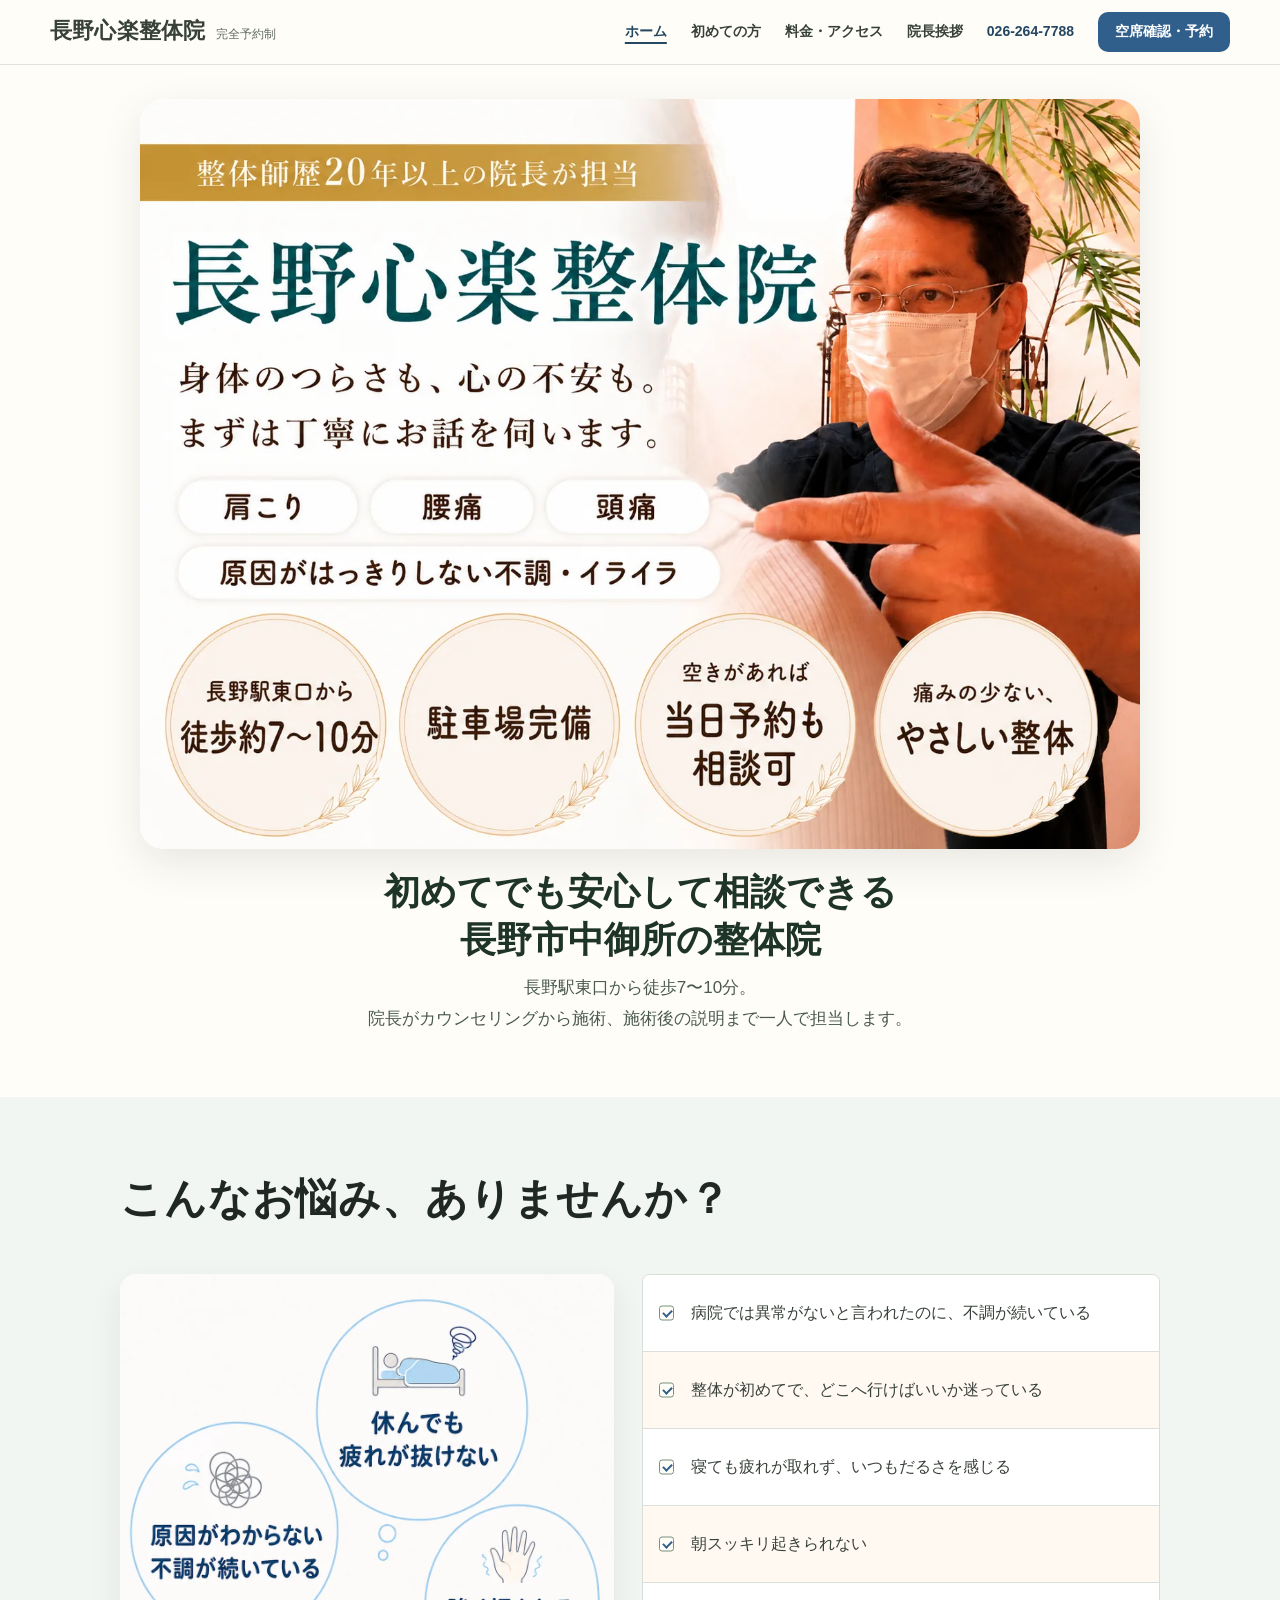
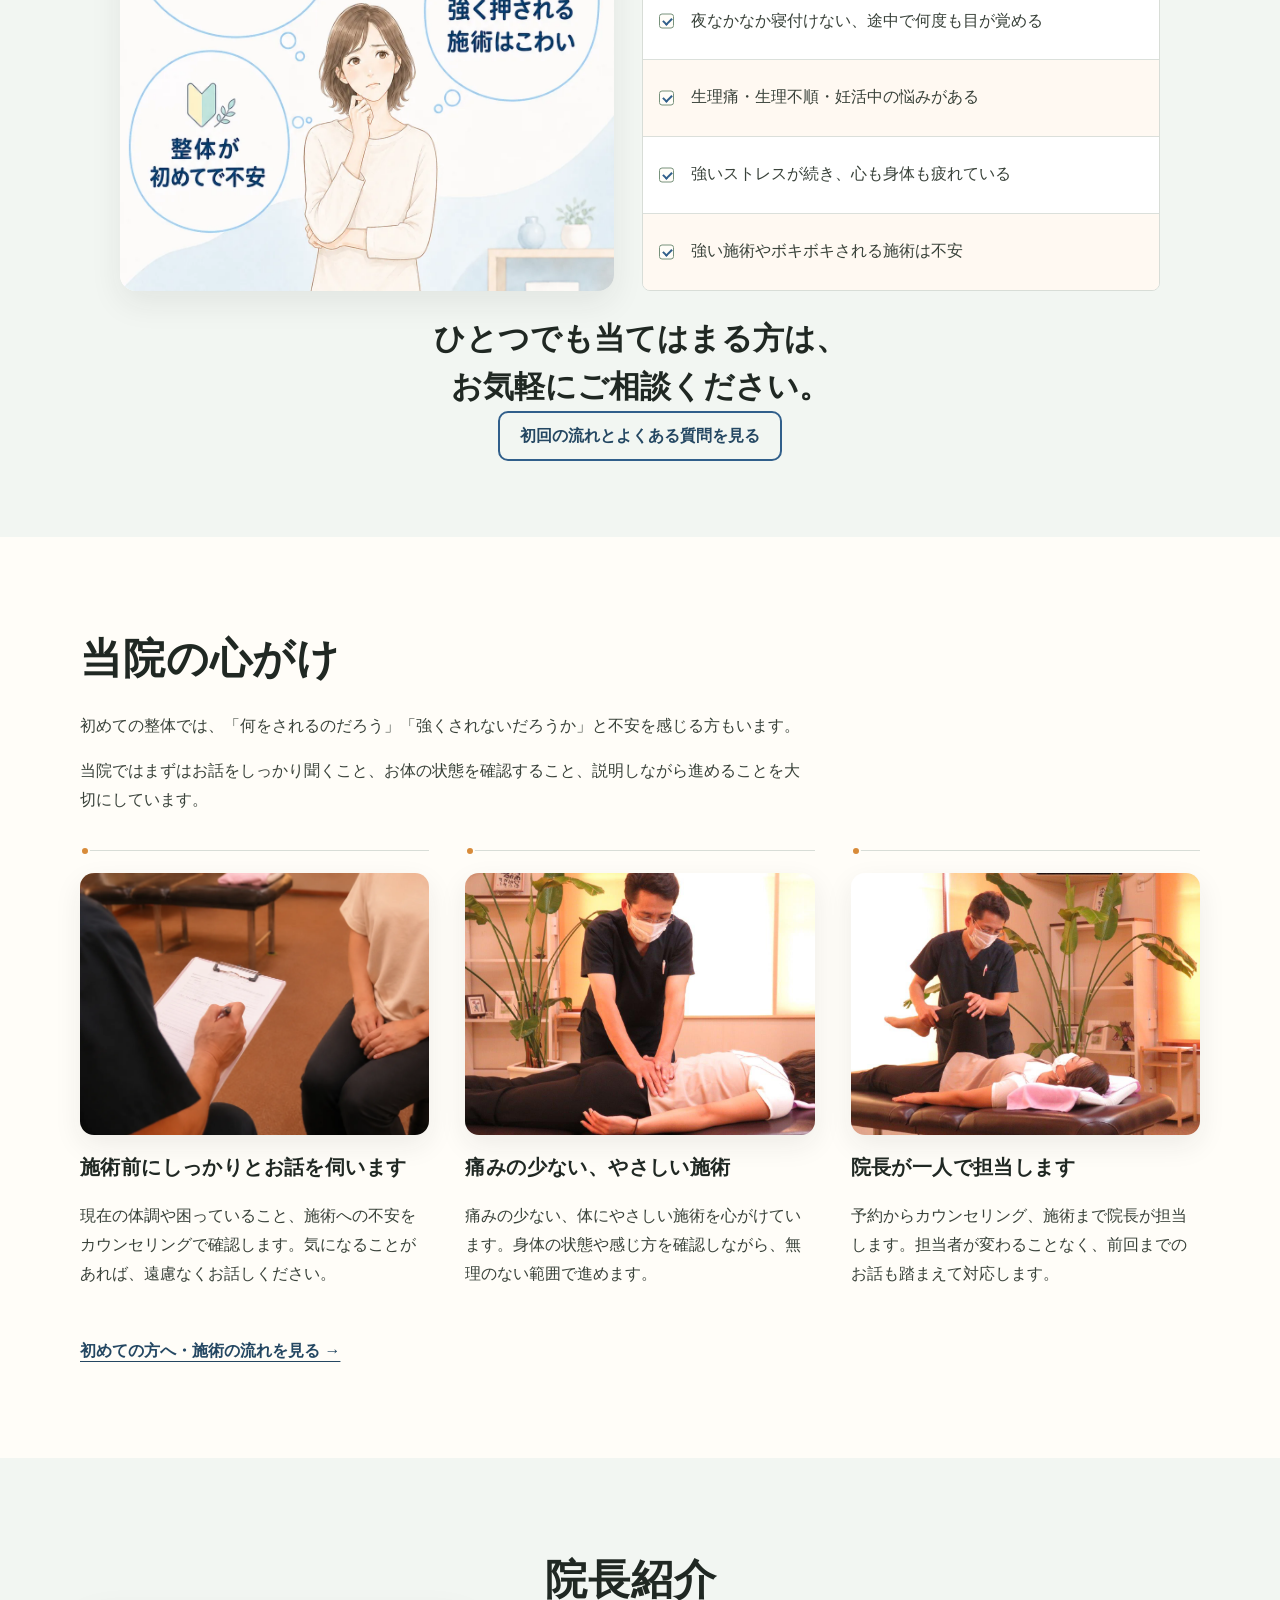
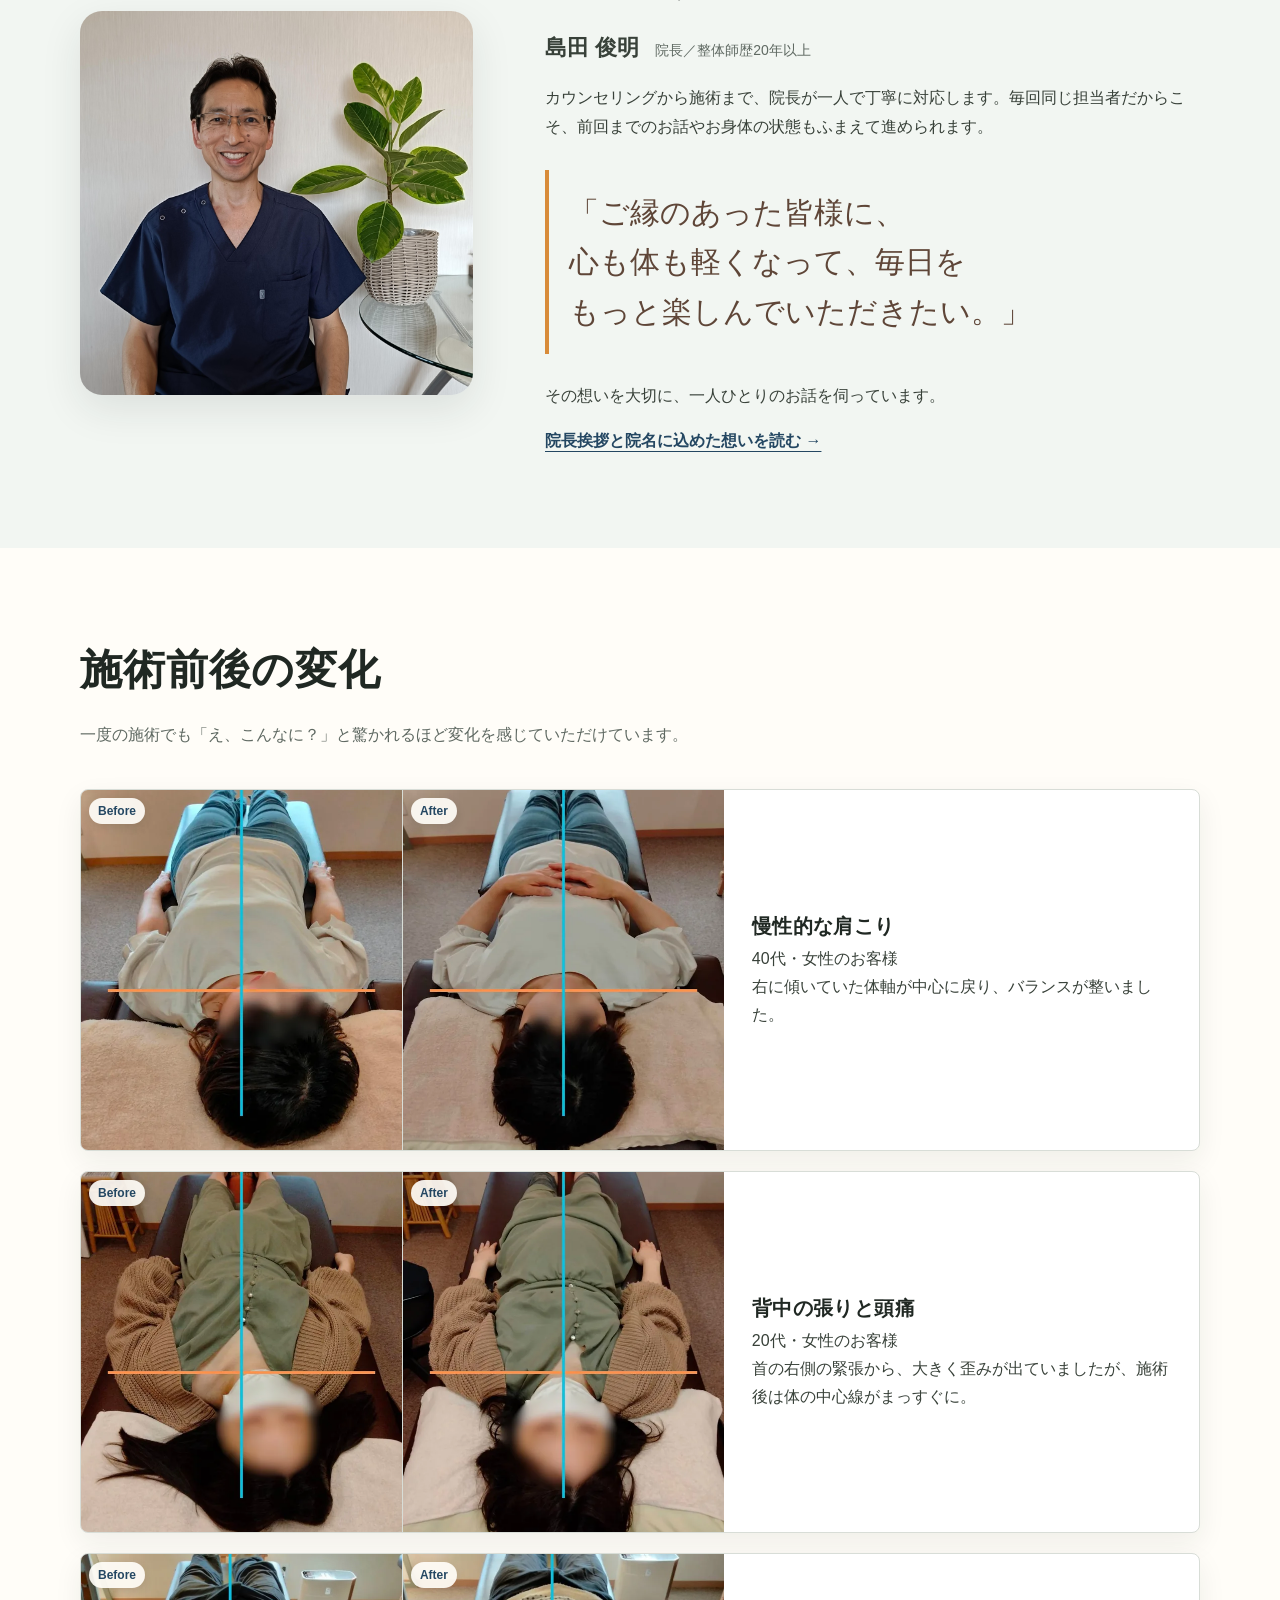
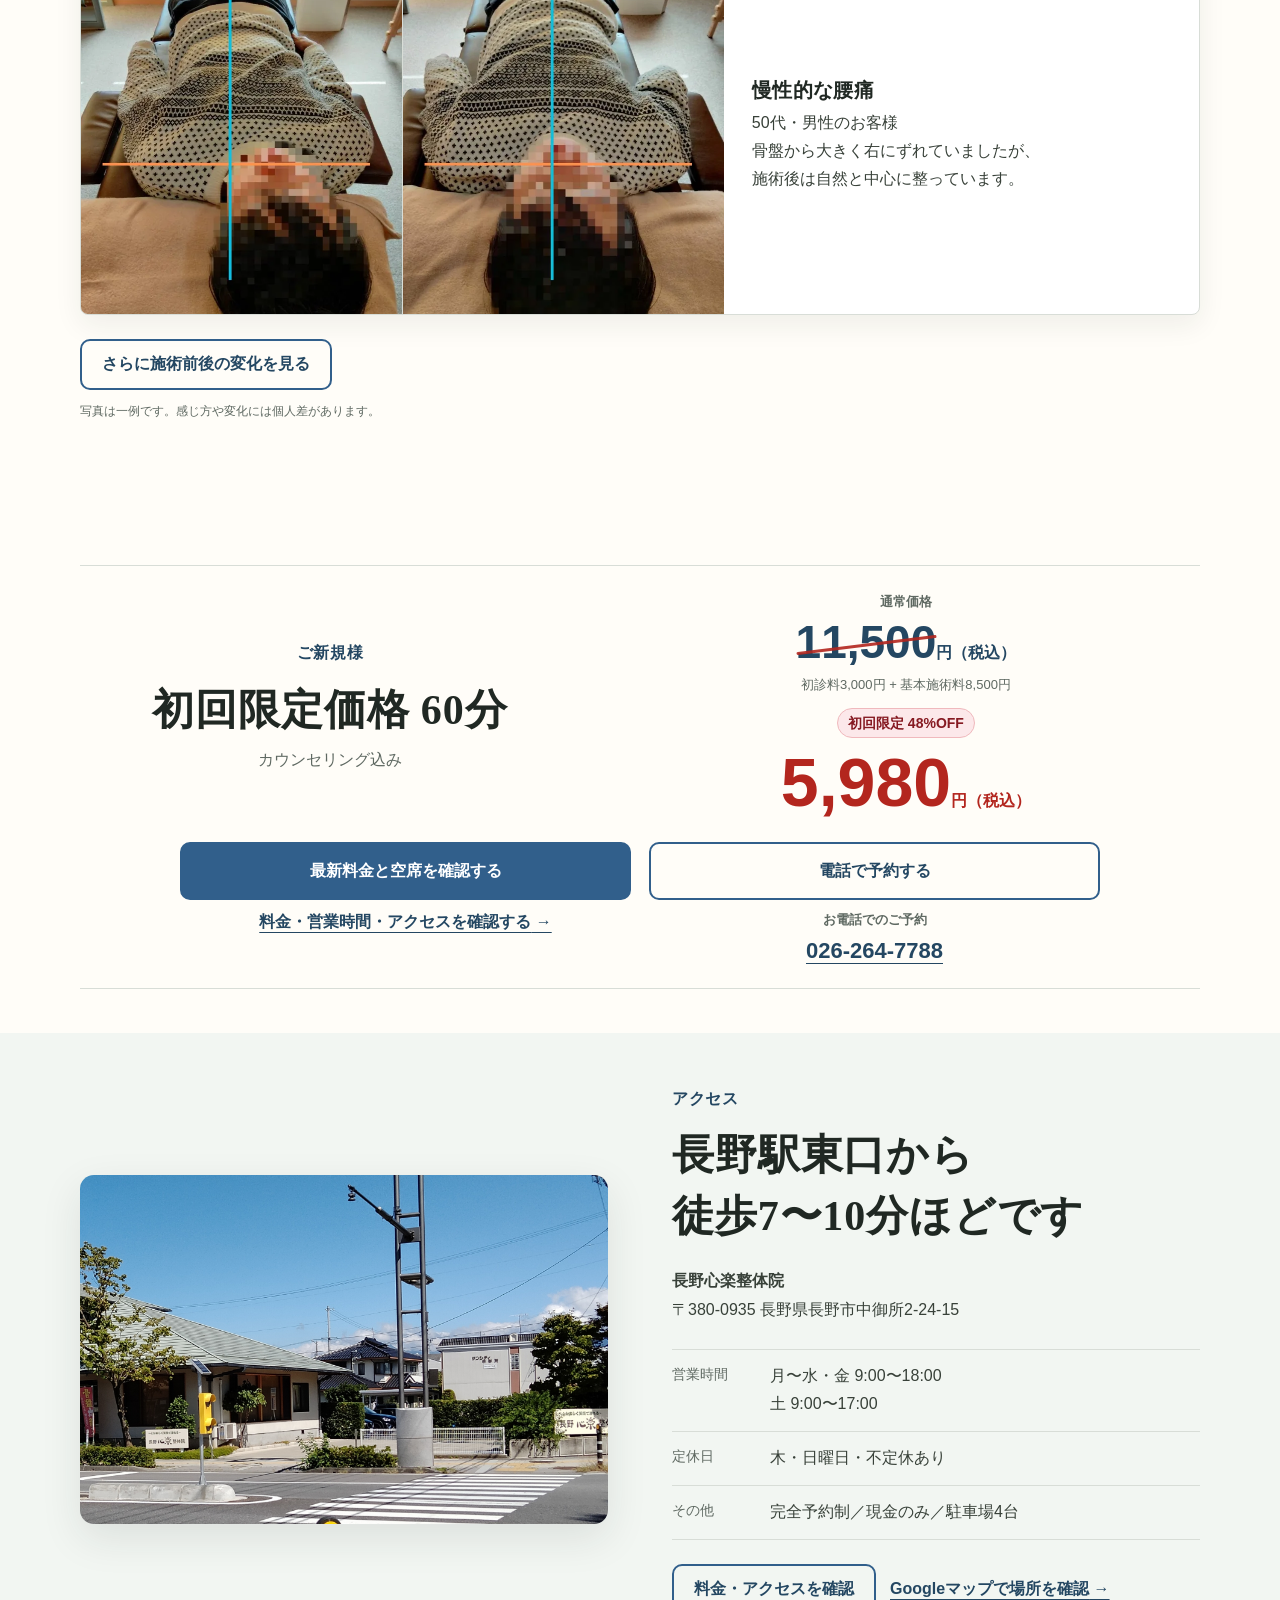
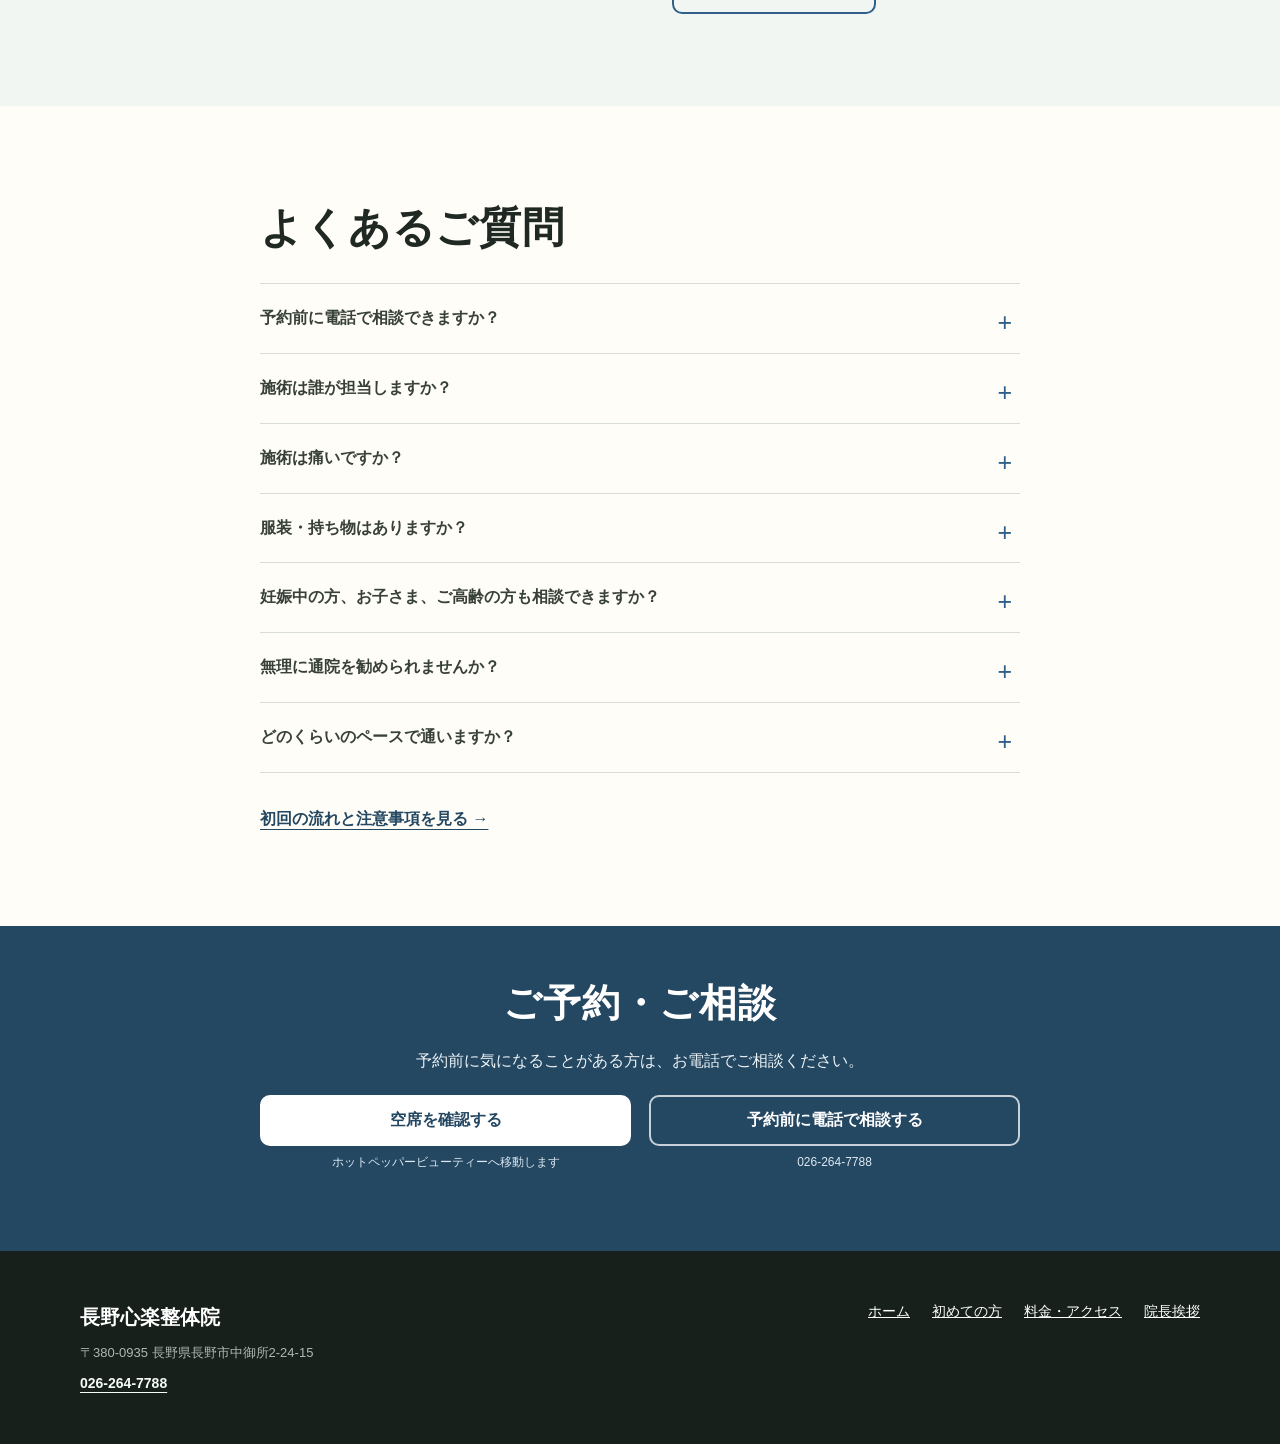
<file: index.html>
﻿<!doctype html>
<html lang="ja">
<head>
  <meta charset="utf-8">
  <meta name="viewport" content="width=device-width, initial-scale=1">
  <meta name="robots" content="noindex,nofollow">
  <title>長野市中御所の整体院｜院長が一人で担当する長野心楽整体院</title>
  <meta name="description" content="長野市中御所、長野駅東口から徒歩7〜10分の完全予約制整体院。整体師歴20年以上の院長が、カウンセリングから施術後の説明まで一人で担当します。料金・アクセス・空席確認はこちら。">
  <link rel="canonical" href="https://www.ne.jp/asahi/karada/raku-raku/index.html">
  <link rel="stylesheet" href="assets/css/site.css?v=20260630finalcta02">
  <script type="application/ld+json">
  {
    "@context": "https://schema.org",
    "@graph": [
      {
        "@type": ["LocalBusiness", "HealthAndBeautyBusiness"],
        "@id": "https://www.ne.jp/asahi/karada/raku-raku/index.html#clinic",
        "name": "長野心楽整体院",
        "url": "https://www.ne.jp/asahi/karada/raku-raku/index.html",
        "image": [
          "https://www.ne.jp/asahi/karada/raku-raku/assets/images/clinic-exterior.jpg",
          "https://www.ne.jp/asahi/karada/raku-raku/assets/images/director-portrait-20260628-hq.jpg"
        ],
        "description": "長野市中御所の完全予約制整体院。院長がカウンセリングから施術まで一人で担当します。",
        "telephone": "+81-26-264-7788",
        "address": {
          "@type": "PostalAddress",
          "postalCode": "380-0935",
          "addressRegion": "長野県",
          "addressLocality": "長野市",
          "streetAddress": "中御所2-24-15",
          "addressCountry": "JP"
        },
        "areaServed": {
          "@type": "City",
          "name": "長野市"
        },
        "hasMap": "https://www.google.com/maps/search/?api=1&query=%E9%95%B7%E9%87%8E%E7%9C%8C%E9%95%B7%E9%87%8E%E5%B8%82%E4%B8%AD%E5%BE%A1%E6%89%802-24-15%20%E9%95%B7%E9%87%8E%E5%BF%83%E6%A5%BD%E6%95%B4%E4%BD%93%E9%99%A2",
        "openingHoursSpecification": [
          {
            "@type": "OpeningHoursSpecification",
            "dayOfWeek": ["Monday", "Tuesday", "Wednesday", "Friday"],
            "opens": "09:00",
            "closes": "18:00"
          },
          {
            "@type": "OpeningHoursSpecification",
            "dayOfWeek": "Saturday",
            "opens": "09:00",
            "closes": "17:00"
          }
        ],
        "priceRange": "初回5,980円、通常11,500円",
        "paymentAccepted": "現金",
        "amenityFeature": [
          {
            "@type": "LocationFeatureSpecification",
            "name": "駐車場4台",
            "value": true
          }
        ],
        "sameAs": [
          "https://beauty.hotpepper.jp/kr/slnH000488966/"
        ]
      },
      {
        "@type": "BreadcrumbList",
        "@id": "https://www.ne.jp/asahi/karada/raku-raku/index.html#breadcrumb",
        "itemListElement": [
          {
            "@type": "ListItem",
            "position": 1,
            "name": "ホーム",
            "item": "https://www.ne.jp/asahi/karada/raku-raku/index.html"
          }
        ]
      },
      {
        "@type": "FAQPage",
        "@id": "https://www.ne.jp/asahi/karada/raku-raku/index.html#faq",
        "mainEntity": [
          {
            "@type": "Question",
            "name": "予約前に電話で相談できますか？",
            "acceptedAnswer": {
              "@type": "Answer",
              "text": "はい。どなたでも無料で相談できます。営業時間内にお電話ください。施術中などで応答できない場合があります。"
            }
          },
          {
            "@type": "Question",
            "name": "施術は誰が担当しますか？",
            "acceptedAnswer": {
              "@type": "Answer",
              "text": "男性の院長が一人で担当します。ベッド1台の完全予約制です。"
            }
          },
          {
            "@type": "Question",
            "name": "施術は痛いですか？",
            "acceptedAnswer": {
              "@type": "Answer",
              "text": "力まかせに押したり、無理に動かしたりする施術ではありません。身体の状態や感じ方を確認しながら進めますので、不安がある場合は遠慮なくお伝えください。"
            }
          },
          {
            "@type": "Question",
            "name": "服装・持ち物はありますか？",
            "acceptedAnswer": {
              "@type": "Answer",
              "text": "動きやすい服装でお越しください。持ち物として、フェイスタオルを1枚お持ちください。"
            }
          },
          {
            "@type": "Question",
            "name": "妊娠中の方、お子さま、ご高齢の方も相談できますか？",
            "acceptedAnswer": {
              "@type": "Answer",
              "text": "年齢や妊娠の有無にかかわらず、まずはご相談いただけます。施術前に状態を確認し、当院での施術が適切でないと判断した場合は、施術を行わず医療機関への相談をご案内することがあります。"
            }
          },
          {
            "@type": "Question",
            "name": "無理に通院を勧められませんか？",
            "acceptedAnswer": {
              "@type": "Answer",
              "text": "状態に応じた通院の目安をお伝えすることはありますが、無理に通院を勧めることはありません。ご希望やご都合を確認しながら、相談して決めます。"
            }
          },
          {
            "@type": "Question",
            "name": "どのくらいのペースで通いますか？",
            "acceptedAnswer": {
              "@type": "Answer",
              "text": "初めのうちは、週1回程度を6回前後の目安としてご案内する場合があります。ただし、必要な回数や間隔には個人差があります。現在の状態とご希望を確認しながら相談して決めます。"
            }
          }
        ]
      }
    ]
  }
  </script>
</head>
<body>
  <a class="skip-link" href="#main">本文へ移動</a>

  <header class="site-header">
    <div class="header-inner">
      <a class="brand" href="index.html" aria-label="長野心楽整体院 ホーム">
        <span class="brand-name">長野心楽整体院</span>
        <span class="brand-note">完全予約制</span>
      </a>

      <nav class="desktop-nav" aria-label="メインナビゲーション">
        <a href="index.html" aria-current="page">ホーム</a>
        <a href="annai.html">初めての方</a>
        <a href="access.html">料金・アクセス</a>
        <a href="policy.html">院長挨拶</a>
        <a class="header-phone" href="tel:0262647788">026-264-7788</a>
        <a class="button button-small" href="https://beauty.hotpepper.jp/CSP/kr/reserve/?storeId=H000488966" target="_blank" rel="noopener noreferrer">空席確認・予約</a>
      </nav>

      <details class="mobile-menu">
        <summary>ページ一覧</summary>
        <nav aria-label="モバイルナビゲーション">
          <a href="index.html" aria-current="page">ホーム</a>
          <a href="annai.html">初めての方</a>
          <a href="access.html">料金・アクセス</a>
          <a href="policy.html">院長挨拶</a>
        </nav>
      </details>
    </div>
  </header>

  <main id="main">
    <section class="hero section-compact hero-cover-section">
      <div class="container hero-cover-layout">
        <figure class="hero-cover">
          <img src="assets/images/hero-cover.webp" width="1448" height="1086" alt="長野心楽整体院。整体師歴20年以上の院長が担当。身体のつらさも、心の不安も、まずは丁寧にお話を伺います。肩こり、腰痛、頭痛、原因がはっきりしない不調やイライラ。長野駅東口から徒歩約7〜10分、駐車場完備、当日予約も相談可、痛みの少ないやさしい整体。">
        </figure>

        <div class="hero-cover-copy">
          <h1>初めてでも安心して相談できる<br>長野市中御所の整体院</h1>
          <p>長野駅東口から徒歩7〜10分。<br>院長がカウンセリングから施術、施術後の説明まで<span class="text-nowrap">一人で担当します。</span></p>
        </div>
      </div>
    </section>

    <section class="section wash" id="first-visit" aria-labelledby="first-visit-title">
      <div class="container narrow">
        <div class="section-heading">
          <h2 id="first-visit-title" class="section-label-title">こんなお悩み、<br>ありませんか？</h2>
        </div>
        <figure class="concern-illustration">
          <img src="assets/images/first-visit-concerns.webp" width="1122" height="1402" loading="lazy" alt="休んでも疲れが抜けない、原因がわからない痛みや体のだるさが続いている、強く押される施術はこわい、整体が初めてで不安と感じている方のイラスト">
        </figure>
        <ul class="concern-list">
          <li>病院では異常がないと言われたのに、<br>不調が続いている</li>
          <li>整体が初めてで、<br>どこへ行けばいいか迷っている</li>
          <li>寝ても疲れが取れず、<br>いつもだるさを感じる</li>
          <li>朝スッキリ起きられない</li>
          <li>夜なかなか寝付けない、<br>途中で何度も目が覚める</li>
          <li>生理痛・生理不順・<br>妊活中の悩みがある</li>
          <li>強いストレスが続き、<br>心も身体も疲れている</li>
          <li>強い施術やボキボキされる施術は不安</li>
        </ul>
        <p class="concern-closing">ひとつでも当てはまる方は、<br>お気軽にご相談ください。</p>
        <p class="section-action"><a class="button button-outline" href="annai.html">初回の流れとよくある質問を見る</a></p>
      </div>
    </section>

    <section class="section principles" aria-labelledby="principles-title">
      <div class="container">
        <div class="section-heading">
          <h2 id="principles-title" class="section-label-title">当院の心がけ</h2>
          <p>初めての整体では、「何をされるのだろう」「強くされないだろうか」と不安を感じる方もいます。</p>
          <p>当院ではまずはお話をしっかり聞くこと、お体の状態を確認すること、説明しながら進めることを大切にしています。</p>
        </div>

        <div class="principle-grid">
          <article>
            <span class="principle-marker" aria-hidden="true"></span>
            <figure class="principle-photo">
              <img src="assets/images/flow-counseling-close.webp" width="1448" height="1086" loading="lazy" alt="施術前にカウンセリングシートを見ながらお話を伺う院長">
            </figure>
            <h3>施術前にしっかりとお話を伺います</h3>
            <p>現在の体調や困っていること、施術への不安をカウンセリングで確認します。気になることがあれば、遠慮なくお話しください。</p>
          </article>
          <article>
            <span class="principle-marker" aria-hidden="true"></span>
            <figure class="principle-photo">
              <img src="assets/images/treatment-gentle.jpg" width="1024" height="768" loading="lazy" alt="痛みの少ないやさしい施術を行う院長">
            </figure>
            <h3>痛みの少ない、やさしい施術</h3>
            <p>痛みの少ない、体にやさしい施術を心がけています。身体の状態や感じ方を確認しながら、無理のない範囲で進めます。</p>
          </article>
          <article>
            <span class="principle-marker" aria-hidden="true"></span>
            <figure class="principle-photo">
              <img src="assets/images/treatment-director.jpg" width="1024" height="768" loading="lazy" alt="院長が一人で身体の状態を確認している施術風景">
            </figure>
            <h3>院長が一人で担当します</h3>
            <p>予約からカウンセリング、施術まで院長が担当します。担当者が変わることなく、前回までのお話も踏まえて対応します。</p>
          </article>
        </div>
        <p class="section-action"><a class="text-link" href="annai.html">初めての方へ・施術の流れを見る</a></p>
      </div>
    </section>

    <section class="section director wash" aria-labelledby="director-title">
      <div class="container director-grid">
        <figure>
          <img src="assets/images/director-portrait-20260628-hq.jpg" width="1280" height="1251" loading="lazy" alt="長野心楽整体院の院長 島田俊明">
        </figure>
        <div>
          <p class="eyebrow" id="director-title">院長紹介</p>
          <p class="director-name"><strong>島田 俊明</strong><span>院長／整体師歴20年以上</span></p>
          <p>カウンセリングから施術まで、院長が一人で丁寧に対応します。毎回同じ担当者だからこそ、前回までのお話やお身体の状態もふまえて進められます。</p>
          <blockquote>
            <span>「ご縁のあった皆様に、</span>
            <span>心も体も軽くなって、毎日を</span>
            <span>もっと楽しんでいただきたい。」</span>
          </blockquote>
          <p>その想いを大切に、一人ひとりのお話を伺っています。</p>
          <a class="text-link" href="policy.html">院長挨拶と院名に込めた想いを読む</a>
        </div>
      </div>
    </section>

    <section class="section reviews" id="before-after" aria-labelledby="reviews-title">
      <div class="container before-after-showcase">
        <div class="section-heading section-heading-tight">
          <h2 id="reviews-title">施術前後の変化</h2>
          <p>一度の施術でも「え、こんなに？」と驚かれるほど変化を感じていただけています。</p>
        </div>

        <div class="before-after-list" aria-label="施術前後の姿勢確認写真">
          <article class="before-after-card before-after-card-featured">
            <div class="before-after-images">
              <figure>
                <span>Before</span>
                <img src="assets/images/before-after/case01-before-thumb.webp" width="640" height="853" loading="lazy" alt="施術前の姿勢確認写真。中心線と肩まわりの目安線を入れています。">
              </figure>
              <figure>
                <span>After</span>
                <img src="assets/images/before-after/case01-after-thumb.webp" width="640" height="853" loading="lazy" alt="施術後の姿勢確認写真。中心線と肩まわりの目安線を入れています。">
              </figure>
            </div>
            <div class="before-after-copy">
              <h3>慢性的な肩こり</h3>
              <p>40代・女性のお客様<br>右に傾いていた体軸が中心に戻り、バランスが整いました。</p>
            </div>
          </article>

          <div class="before-after-grid">
            <article class="before-after-card">
              <div class="before-after-images">
                <figure>
                  <span>Before</span>
                  <img src="assets/images/before-after/case02-before-thumb.webp" width="640" height="853" loading="lazy" alt="施術前の姿勢確認写真。中心線と肩まわりの目安線を入れています。">
                </figure>
                <figure>
                  <span>After</span>
                  <img src="assets/images/before-after/case02-after-thumb.webp" width="640" height="853" loading="lazy" alt="施術後の姿勢確認写真。中心線と肩まわりの目安線を入れています。">
                </figure>
              </div>
              <div class="before-after-copy">
                <h3>背中の張りと頭痛</h3>
                <p>20代・女性のお客様<br>首の右側の緊張から、大きく歪みが出ていましたが、施術後は体の中心線がまっすぐに。</p>
              </div>
            </article>

            <article class="before-after-card">
              <div class="before-after-images">
                <figure>
                  <span>Before</span>
                  <img src="assets/images/before-after/case03-before-thumb.webp" width="640" height="853" loading="lazy" alt="施術前の姿勢確認写真。中心線と肩まわりの目安線を入れています。">
                </figure>
                <figure>
                  <span>After</span>
                  <img src="assets/images/before-after/case03-after-thumb.webp" width="640" height="853" loading="lazy" alt="施術後の姿勢確認写真。中心線と肩まわりの目安線を入れています。">
                </figure>
              </div>
              <div class="before-after-copy">
                <h3>慢性的な腰痛</h3>
                <p>50代・男性のお客様<br>骨盤から大きく右にずれていましたが、<br>施術後は自然と中心に整っています。</p>
              </div>
            </article>
          </div>
        </div>

        <div class="review-action">
          <a class="button button-outline" href="https://beauty.hotpepper.jp/kr/slnH000488966/blog/" target="_blank" rel="noopener noreferrer">さらに施術前後の変化を見る</a>
          <p class="microcopy">写真は一例です。感じ方や変化には個人差があります。</p>
        </div>
      </div>
    </section>

    <section class="section price-section" aria-labelledby="price-title">
      <div class="container price-panel">
        <div>
          <p class="eyebrow">ご新規様</p>
          <h2 id="price-title">初回限定価格 60分</h2>
          <p class="price-duration">カウンセリング込み</p>
        </div>
        <div class="price-block price-offer">
          <span class="price-label">通常価格</span>
          <span class="regular-price regular-price-large"><span class="regular-number">11,500</span><small>円（税込）</small></span>
          <span class="price-breakdown">初診料3,000円 + 基本施術料8,500円</span>
          <span class="discount-badge">初回限定 48%OFF</span>
          <strong class="sale-price">5,980<small>円（税込）</small></strong>
        </div>
        <div class="price-action">
          <div class="price-primary-action">
            <a class="button" href="https://beauty.hotpepper.jp/CSP/kr/reserve/?storeId=H000488966" target="_blank" rel="noopener noreferrer">最新料金と空席を確認する</a>
            <a class="text-link" href="access.html">料金・営業時間・アクセスを確認する</a>
          </div>
          <div class="price-phone-action">
            <span>お電話でのご予約</span>
            <a class="price-phone-number" href="tel:0262647788">026-264-7788</a>
            <a class="button button-outline" href="tel:0262647788">電話で予約する</a>
          </div>
        </div>
      </div>
    </section>

    <section class="section access wash" aria-labelledby="access-title">
      <div class="container access-grid">
        <figure>
          <img src="assets/images/clinic-exterior.jpg" width="1752" height="1159" loading="lazy" alt="交差点から見た長野心楽整体院の建物と看板">
        </figure>
        <div>
          <p class="eyebrow">アクセス</p>
          <h2 id="access-title">長野駅東口から<br>徒歩7〜10分ほどです</h2>
          <p><strong>長野心楽整体院</strong><br>〒380-0935 長野県長野市中御所2-24-15</p>
          <dl class="business-list">
            <div><dt>営業時間</dt><dd>月〜水・金 9:00〜18:00<br>土 9:00〜17:00</dd></div>
            <div><dt>定休日</dt><dd>木・日曜日・不定休あり</dd></div>
            <div><dt>その他</dt><dd>完全予約制／現金のみ／駐車場4台</dd></div>
          </dl>
          <div class="inline-actions">
            <a class="button button-outline" href="access.html">料金・アクセスを確認</a>
            <a class="text-link" href="https://www.google.com/maps/search/?api=1&query=%E9%95%B7%E9%87%8E%E7%9C%8C%E9%95%B7%E9%87%8E%E5%B8%82%E4%B8%AD%E5%BE%A1%E6%89%802-24-15%20%E9%95%B7%E9%87%8E%E5%BF%83%E6%A5%BD%E6%95%B4%E4%BD%93%E9%99%A2" target="_blank" rel="noopener noreferrer">Googleマップで場所を確認</a>
          </div>
        </div>
      </div>
    </section>

    <section class="section faq" aria-labelledby="faq-title">
      <div class="container narrow">
        <div class="section-heading section-heading-tight">
          <h2 class="section-label-title" id="faq-title">よくあるご質問</h2>
        </div>
        <div class="faq-list">
          <details>
            <summary>予約前に電話で相談できますか？</summary>
            <p>はい。どなたでも無料で相談できます。営業時間内にお電話ください。施術中などで応答できない場合があります。</p>
          </details>
          <details>
            <summary>施術は誰が担当しますか？</summary>
            <p>男性の院長が一人で担当します。ベッド1台の完全予約制です。</p>
          </details>
          <details>
            <summary>施術は痛いですか？</summary>
            <p>力まかせに押したり、無理に動かしたりする施術ではありません。身体の状態や感じ方を確認しながら進めますので、不安がある場合は遠慮なくお伝えください。</p>
          </details>
          <details>
            <summary>服装・持ち物はありますか？</summary>
            <p>動きやすい服装でお越しください。持ち物として、フェイスタオルを1枚お持ちください。</p>
          </details>
          <details>
            <summary>妊娠中の方、お子さま、ご高齢の方も相談できますか？</summary>
            <p>年齢や妊娠の有無にかかわらず、まずはご相談いただけます。施術前に状態を確認し、当院での施術が適切でないと判断した場合は、施術を行わず医療機関への相談をご案内することがあります。</p>
          </details>
          <details>
            <summary>無理に通院を勧められませんか？</summary>
            <p>状態に応じた通院の目安をお伝えすることはありますが、無理に通院を勧めることはありません。ご希望やご都合を確認しながら、相談して決めます。</p>
          </details>
          <details>
            <summary>どのくらいのペースで通いますか？</summary>
            <p>初めのうちは、週1回程度を6回前後の目安としてご案内する場合があります。ただし、必要な回数や間隔には個人差があります。現在の状態とご希望を確認しながら相談して決めます。</p>
          </details>
        </div>
        <p class="section-action"><a class="text-link" href="annai.html">初回の流れと注意事項を見る</a></p>
      </div>
    </section>

    <section class="final-cta compact-final-cta" aria-labelledby="final-cta-title">
      <div class="container narrow">
        <h2 class="compact-final-title" id="final-cta-title">ご予約・ご相談</h2>
        <p>予約前に気になることがある方は、<br class="final-cta-mobile-break">お電話でご相談ください。</p>
        <div class="final-actions">
          <div><a class="button button-light" href="https://beauty.hotpepper.jp/CSP/kr/reserve/?storeId=H000488966" target="_blank" rel="noopener noreferrer">空席を確認する</a><span>ホットペッパービューティーへ移動します</span></div>
          <div><a class="button button-ghost" href="tel:0262647788">予約前に電話で相談する</a><span>026-264-7788</span></div>
        </div>
      </div>
    </section>
  </main>

  <footer class="site-footer" id="footer">
    <div class="container footer-grid">
      <div><strong>長野心楽整体院</strong><p>〒380-0935 長野県長野市中御所2-24-15</p><p><a class="footer-phone" href="tel:0262647788">026-264-7788</a></p></div>
      <nav aria-label="フッターナビゲーション">
        <a href="index.html">ホーム</a>
        <a href="annai.html">初めての方</a>
        <a href="access.html">料金・アクセス</a>
        <a href="policy.html">院長挨拶</a>
      </nav>
    </div>
  </footer>

  <nav class="mobile-booking-bar" aria-label="予約と電話">
    <div class="mobile-booking-offer" aria-label="初回限定価格">
      <span class="mobile-offer-badge">初回限定 48%OFF</span>
      <span class="mobile-offer-price">通常<span class="regular-number">11,500</span>円 → <strong>5,980円</strong></span>
    </div>
    <a class="mobile-call" href="tel:0262647788">電話で予約・相談</a>
    <a class="mobile-book" href="https://beauty.hotpepper.jp/CSP/kr/reserve/?storeId=H000488966" target="_blank" rel="noopener noreferrer">ネットで予約</a>
  </nav>
</body>
</html>
</file>
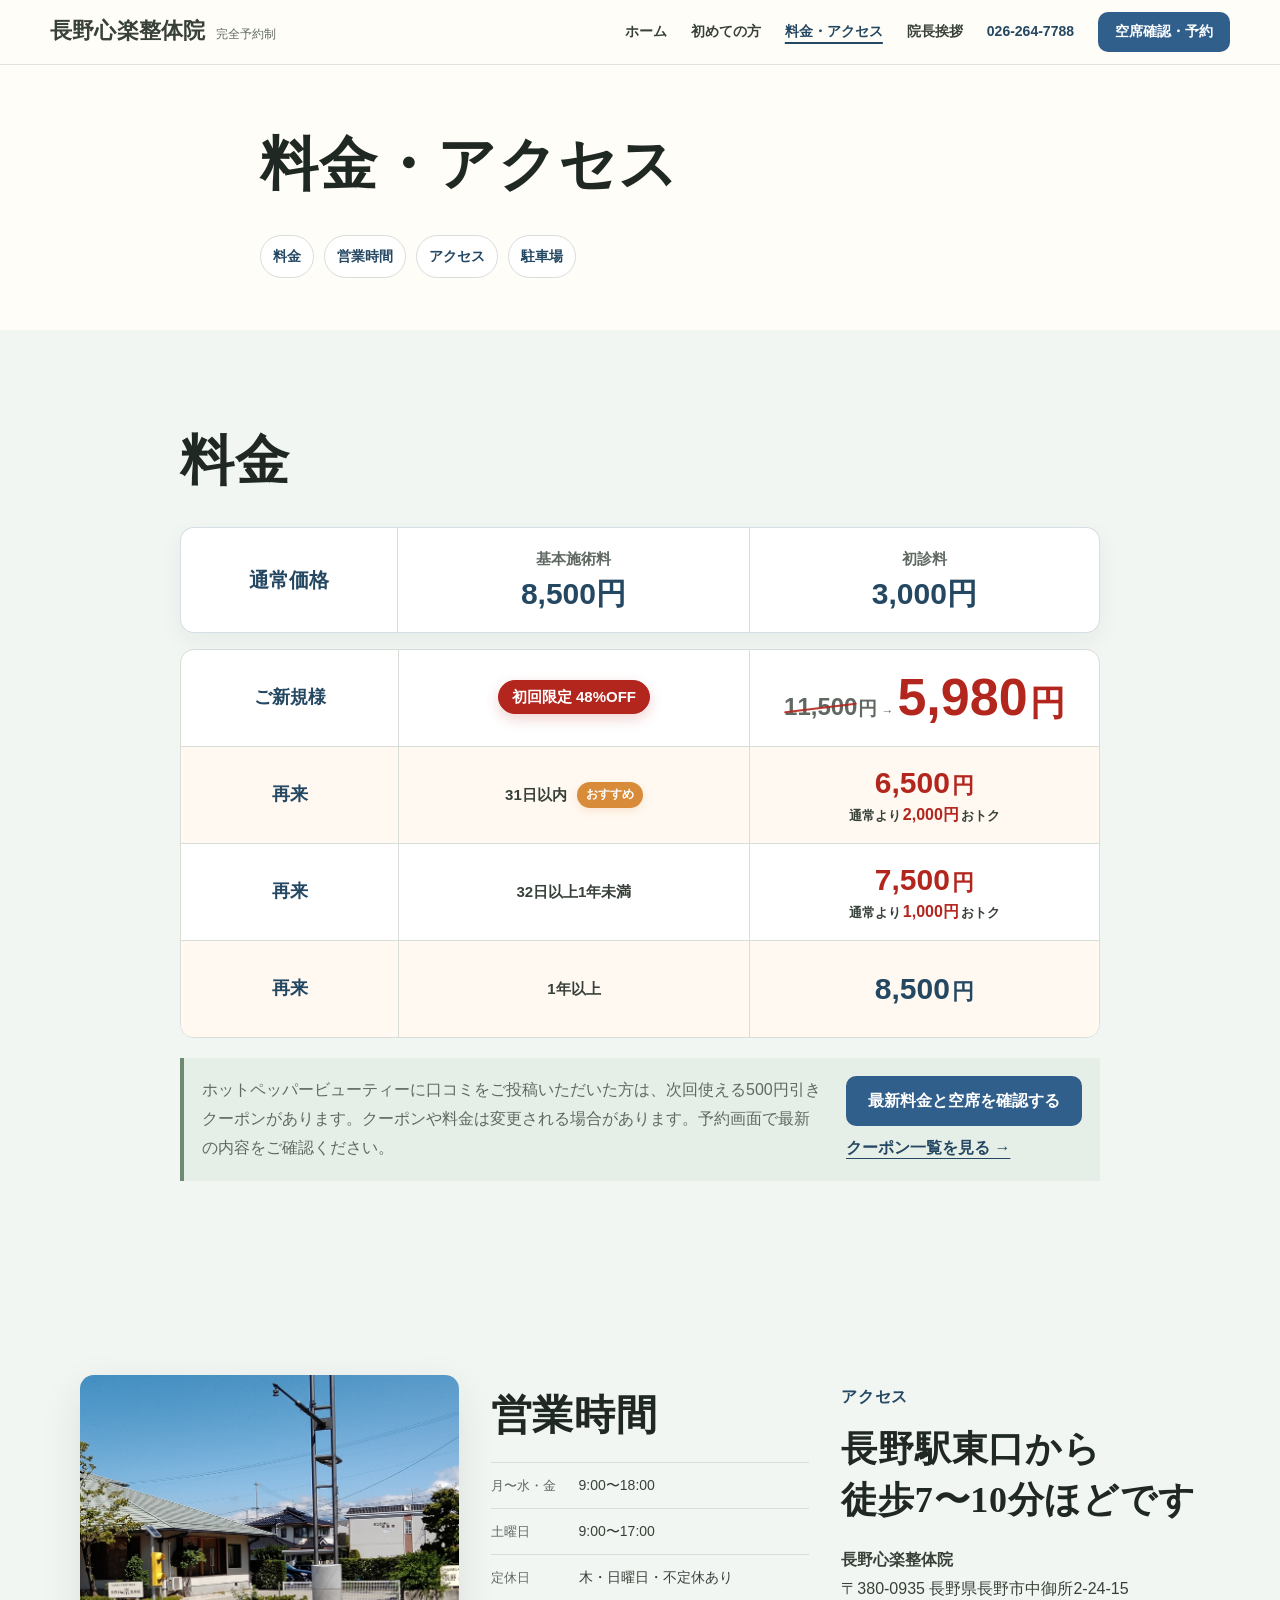
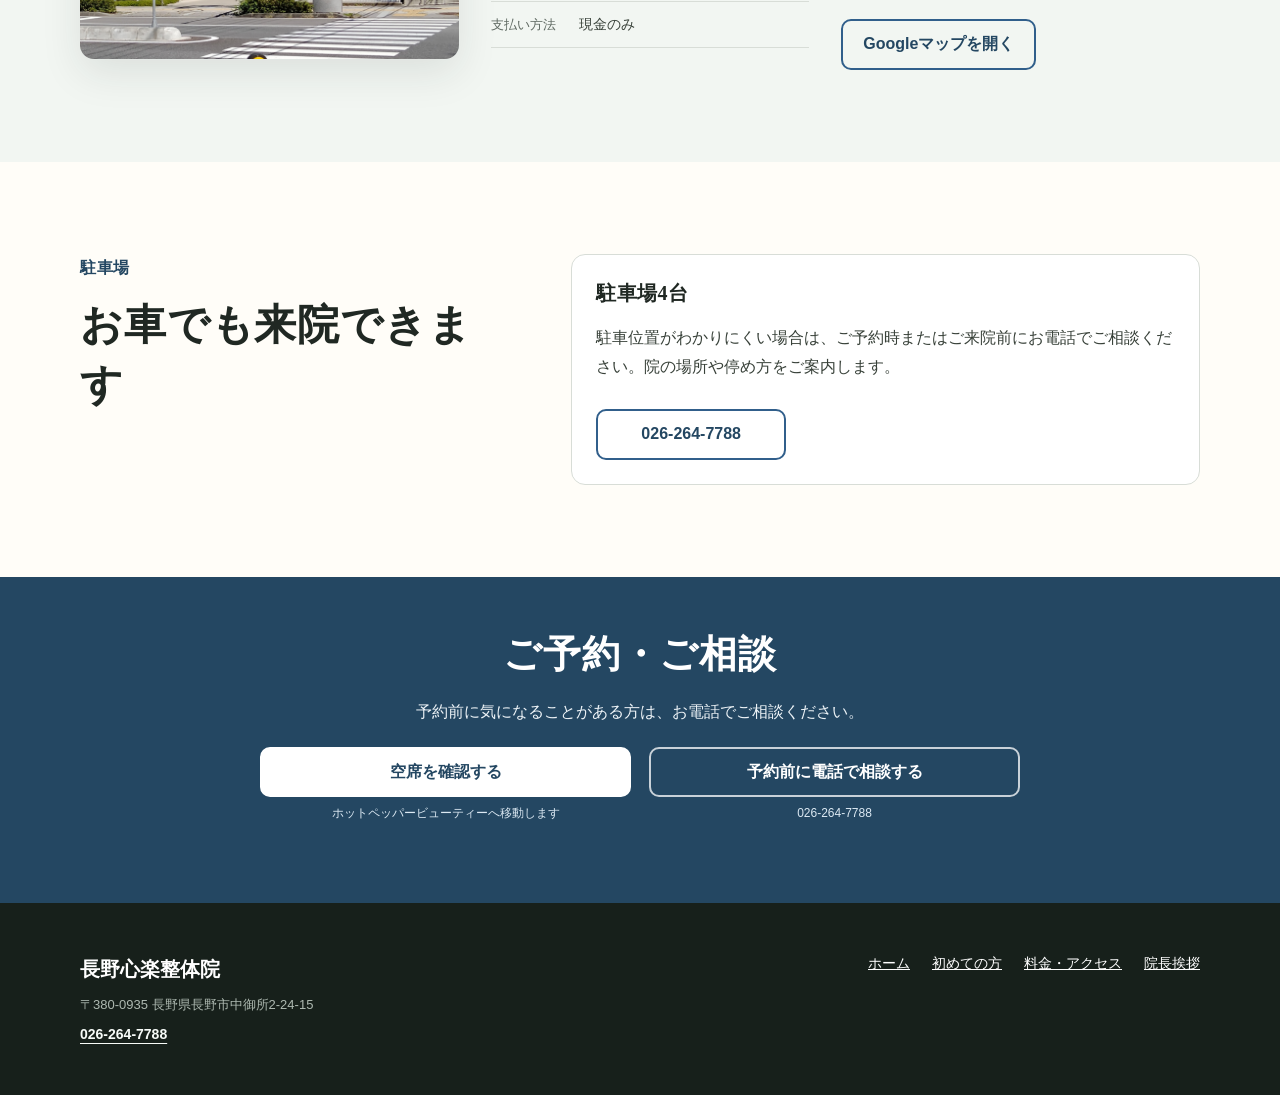
<file: access.html>
﻿<!doctype html>
<html lang="ja">
<head>
  <meta charset="utf-8">
  <meta name="viewport" content="width=device-width, initial-scale=1">
  <meta name="robots" content="noindex,nofollow">
  <title>料金・アクセス｜長野駅東口近くの整体院 長野心楽整体院</title>
  <meta name="description" content="長野心楽整体院の料金、初回限定価格、営業時間、定休日、駐車場、長野駅東口からのアクセスを掲載。最新料金と空席はホットペッパービューティーで確認できます。">
  <link rel="canonical" href="https://www.ne.jp/asahi/karada/raku-raku/access.html">
  <link rel="stylesheet" href="assets/css/site.css?v=20260630finalcta02">
  <script type="application/ld+json">
  {
    "@context": "https://schema.org",
    "@graph": [
      {
        "@type": ["LocalBusiness", "HealthAndBeautyBusiness"],
        "@id": "https://www.ne.jp/asahi/karada/raku-raku/index.html#clinic",
        "name": "長野心楽整体院",
        "url": "https://www.ne.jp/asahi/karada/raku-raku/index.html",
        "image": [
          "https://www.ne.jp/asahi/karada/raku-raku/assets/images/clinic-exterior.jpg",
          "https://www.ne.jp/asahi/karada/raku-raku/assets/images/director-portrait-20260628-hq.jpg"
        ],
        "description": "長野市中御所の完全予約制整体院。院長がカウンセリングから施術まで一人で担当します。",
        "telephone": "+81-26-264-7788",
        "address": {
          "@type": "PostalAddress",
          "postalCode": "380-0935",
          "addressRegion": "長野県",
          "addressLocality": "長野市",
          "streetAddress": "中御所2-24-15",
          "addressCountry": "JP"
        },
        "areaServed": {
          "@type": "City",
          "name": "長野市"
        },
        "hasMap": "https://www.google.com/maps/search/?api=1&query=%E9%95%B7%E9%87%8E%E7%9C%8C%E9%95%B7%E9%87%8E%E5%B8%82%E4%B8%AD%E5%BE%A1%E6%89%802-24-15%20%E9%95%B7%E9%87%8E%E5%BF%83%E6%A5%BD%E6%95%B4%E4%BD%93%E9%99%A2",
        "openingHoursSpecification": [
          {
            "@type": "OpeningHoursSpecification",
            "dayOfWeek": ["Monday", "Tuesday", "Wednesday", "Friday"],
            "opens": "09:00",
            "closes": "18:00"
          },
          {
            "@type": "OpeningHoursSpecification",
            "dayOfWeek": "Saturday",
            "opens": "09:00",
            "closes": "17:00"
          }
        ],
        "priceRange": "初回5,980円、通常11,500円",
        "paymentAccepted": "現金",
        "amenityFeature": [
          {
            "@type": "LocationFeatureSpecification",
            "name": "駐車場4台",
            "value": true
          }
        ],
        "sameAs": [
          "https://beauty.hotpepper.jp/kr/slnH000488966/"
        ]
      },
      {
        "@type": "BreadcrumbList",
        "@id": "https://www.ne.jp/asahi/karada/raku-raku/access.html#breadcrumb",
        "itemListElement": [
          {
            "@type": "ListItem",
            "position": 1,
            "name": "ホーム",
            "item": "https://www.ne.jp/asahi/karada/raku-raku/index.html"
          },
          {
            "@type": "ListItem",
            "position": 2,
            "name": "料金・アクセス",
            "item": "https://www.ne.jp/asahi/karada/raku-raku/access.html"
          }
        ]
      }
    ]
  }
  </script>
</head>
<body>
  <a class="skip-link" href="#main">本文へ移動</a>

  <header class="site-header">
    <div class="header-inner">
      <a class="brand" href="index.html" aria-label="長野心楽整体院 ホーム">
        <span class="brand-name">長野心楽整体院</span>
        <span class="brand-note">完全予約制</span>
      </a>

      <nav class="desktop-nav" aria-label="メインナビゲーション">
        <a href="index.html">ホーム</a>
        <a href="annai.html">初めての方</a>
        <a href="access.html" aria-current="page">料金・アクセス</a>
        <a href="policy.html">院長挨拶</a>
        <a class="header-phone" href="tel:0262647788">026-264-7788</a>
        <a class="button button-small" href="https://beauty.hotpepper.jp/CSP/kr/reserve/?storeId=H000488966" target="_blank" rel="noopener noreferrer">空席確認・予約</a>
      </nav>

      <details class="mobile-menu">
        <summary>ページ一覧</summary>
        <nav aria-label="モバイルナビゲーション">
          <a href="index.html">ホーム</a>
          <a href="annai.html">初めての方</a>
          <a href="access.html" aria-current="page">料金・アクセス</a>
          <a href="policy.html">院長挨拶</a>
        </nav>
      </details>
    </div>
  </header>

  <main id="main">
    <section class="page-title access-title">
      <div class="container narrow">
        <h1>料金・アクセス</h1>
        <nav class="anchor-nav" aria-label="ページ内ナビゲーション">
          <a href="#price">料金</a>
          <a href="#hours">営業時間</a>
          <a href="#route">アクセス</a>
          <a href="#parking">駐車場</a>
        </nav>
      </div>
    </section>

    <section class="section wash" id="price" aria-labelledby="price-title">
      <div class="container access-price-layout">
        <div class="section-heading access-section-heading">
          <h2 id="price-title">料金</h2>
        </div>

        <div class="standard-price-card" aria-label="通常価格">
          <p class="standard-price-title">通常価格</p>
          <dl class="standard-price-list">
            <div><dt>基本施術料</dt><dd>8,500円</dd></div>
            <div><dt>初診料</dt><dd>3,000円</dd></div>
          </dl>
        </div>

        <div class="price-table" role="table" aria-label="料金表">
          <div class="price-row price-row-offer" role="row">
            <div class="price-plan-cell" role="cell"><strong>ご新規様</strong></div>
            <div class="price-detail-cell" role="cell"><span class="discount-badge price-table-badge">初回限定 48%OFF</span></div>
            <div class="price-cell price-cell-offer" role="cell">
              <div class="offer-price-line">
                <span class="table-regular-price"><span class="regular-number">11,500</span><span class="price-yen">円</span></span>
                <span class="offer-price-arrow" aria-hidden="true">→</span>
                <strong class="sale-price-table"><span class="price-number">5,980</span><span class="price-yen">円</span></strong>
              </div>
            </div>
          </div>
          <div class="price-row price-row-popular price-row-coupon" role="row">
            <div class="price-plan-cell" role="cell"><strong>再来</strong><span class="price-plan-note">31日以内</span></div>
            <div class="price-detail-cell" role="cell"><span class="price-detail-note">31日以内</span><span class="popular-badge">おすすめ</span></div>
            <div class="price-cell" role="cell">
              <strong class="coupon-price"><span class="price-number">6,500</span><span class="price-yen">円</span></strong>
              <small class="savings-line"><span>通常より</span><strong>2,000円</strong><span>おトク</span></small>
            </div>
          </div>
          <div class="price-row" role="row">
            <div class="price-plan-cell" role="cell"><strong>再来</strong></div>
            <div class="price-detail-cell" role="cell"><span>32日以上1年未満</span></div>
            <div class="price-cell" role="cell"><strong class="discount-price"><span class="price-number">7,500</span><span class="price-yen">円</span></strong><small class="savings-line"><span>通常より</span><strong>1,000円</strong><span>おトク</span></small></div>
          </div>
          <div class="price-row price-row-soft" role="row">
            <div class="price-plan-cell" role="cell"><strong>再来</strong></div>
            <div class="price-detail-cell" role="cell"><span>1年以上</span></div>
            <div class="price-cell" role="cell"><strong><span class="price-number">8,500</span><span class="price-yen">円</span></strong></div>
          </div>
        </div>

        <div class="price-note">
          <p>ホットペッパービューティーに口コミをご投稿いただいた方は、次回使える500円引きクーポンがあります。クーポンや料金は変更される場合があります。予約画面で最新の内容をご確認ください。</p>
          <div class="inline-actions">
            <a class="button" href="https://beauty.hotpepper.jp/CSP/kr/reserve/?storeId=H000488966" target="_blank" rel="noopener noreferrer">最新料金と空席を確認する</a>
            <a class="text-link" href="https://beauty.hotpepper.jp/kr/slnH000488966/coupon/" target="_blank" rel="noopener noreferrer">クーポン一覧を見る</a>
          </div>
        </div>
      </div>
    </section>

    <section class="section wash access-page access-overview-section" id="hours" aria-labelledby="hours-title">
      <div class="container access-overview-grid">
        <figure class="access-overview-photo">
          <img src="assets/images/clinic-exterior.jpg" width="1752" height="1159" loading="lazy" alt="交差点から見た長野心楽整体院の建物と看板">
        </figure>
        <div class="access-hours-card">
          <h2 id="hours-title">営業時間</h2>
          <dl class="business-list detail-list">
            <div><dt>月〜水・金</dt><dd>9:00〜18:00</dd></div>
            <div><dt>土曜日</dt><dd>9:00〜17:00</dd></div>
            <div><dt>定休日</dt><dd>木・日曜日・不定休あり</dd></div>
            <div><dt>支払い方法</dt><dd>現金のみ</dd></div>
          </dl>
        </div>
        <div class="access-route-copy" id="route">
          <p class="eyebrow">アクセス</p>
          <h2 id="route-title">長野駅東口から<br>徒歩7〜10分ほどです</h2>
          <p><strong>長野心楽整体院</strong><br>〒380-0935 長野県長野市中御所2-24-15</p>
          <div class="inline-actions">
            <a class="button button-outline" href="https://www.google.com/maps/search/?api=1&query=%E9%95%B7%E9%87%8E%E7%9C%8C%E9%95%B7%E9%87%8E%E5%B8%82%E4%B8%AD%E5%BE%A1%E6%89%802-24-15%20%E9%95%B7%E9%87%8E%E5%BF%83%E6%A5%BD%E6%95%B4%E4%BD%93%E9%99%A2" target="_blank" rel="noopener noreferrer">Googleマップを開く</a>
          </div>
        </div>
      </div>
    </section>

    <section class="section" id="parking" aria-labelledby="parking-title">
      <div class="container split-heading">
        <div>
          <p class="eyebrow">駐車場</p>
          <h2 id="parking-title">お車でも来院できます</h2>
        </div>
        <div class="info-panel">
          <h3>駐車場4台</h3>
          <p>駐車位置がわかりにくい場合は、ご予約時またはご来院前にお電話でご相談ください。院の場所や停め方をご案内します。</p>
          <a class="button button-outline phone-button" href="tel:0262647788">026-264-7788</a>
        </div>
      </div>
    </section>

    <section class="final-cta compact-final-cta" aria-labelledby="final-cta-title">
      <div class="container narrow">
        <h2 class="compact-final-title" id="final-cta-title">ご予約・ご相談</h2>
        <p>予約前に気になることがある方は、<br class="final-cta-mobile-break">お電話でご相談ください。</p>
        <div class="final-actions">
          <div><a class="button button-light" href="https://beauty.hotpepper.jp/CSP/kr/reserve/?storeId=H000488966" target="_blank" rel="noopener noreferrer">空席を確認する</a><span>ホットペッパービューティーへ移動します</span></div>
          <div><a class="button button-ghost" href="tel:0262647788">予約前に電話で相談する</a><span>026-264-7788</span></div>
        </div>
      </div>
    </section>
  </main>

  <footer class="site-footer" id="footer">
    <div class="container footer-grid">
      <div><strong>長野心楽整体院</strong><p>〒380-0935 長野県長野市中御所2-24-15</p><p><a class="footer-phone" href="tel:0262647788">026-264-7788</a></p></div>
      <nav aria-label="フッターナビゲーション">
        <a href="index.html">ホーム</a>
        <a href="annai.html">初めての方</a>
        <a href="access.html">料金・アクセス</a>
        <a href="policy.html">院長挨拶</a>
      </nav>
    </div>
  </footer>

  <nav class="mobile-booking-bar" aria-label="予約と電話">
    <div class="mobile-booking-offer" aria-label="初回限定価格">
      <span class="mobile-offer-badge">初回限定 48%OFF</span>
      <span class="mobile-offer-price">通常<span class="regular-number">11,500</span>円 → <strong>5,980円</strong></span>
    </div>
    <a class="mobile-call" href="tel:0262647788">電話で予約・相談</a>
    <a class="mobile-book" href="https://beauty.hotpepper.jp/CSP/kr/reserve/?storeId=H000488966" target="_blank" rel="noopener noreferrer">ネットで予約</a>
  </nav>
</body>
</html>
</file>
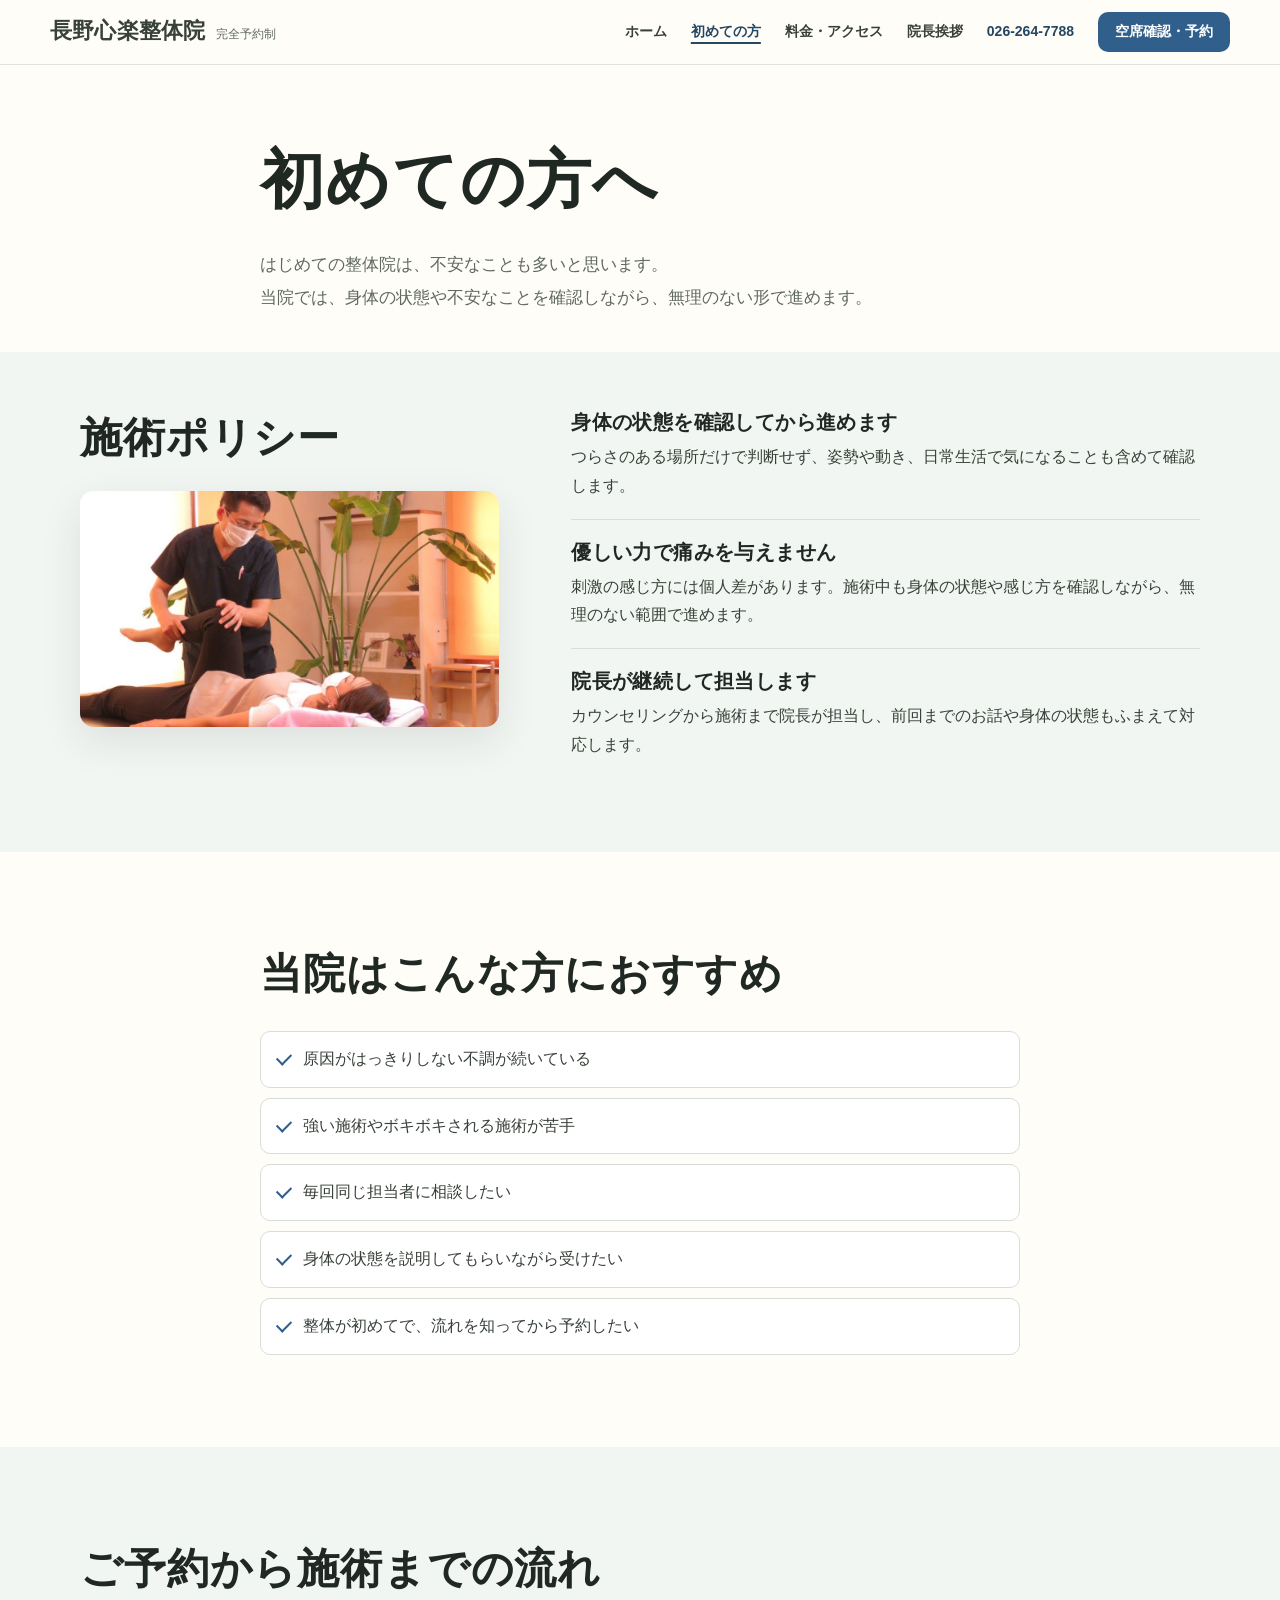
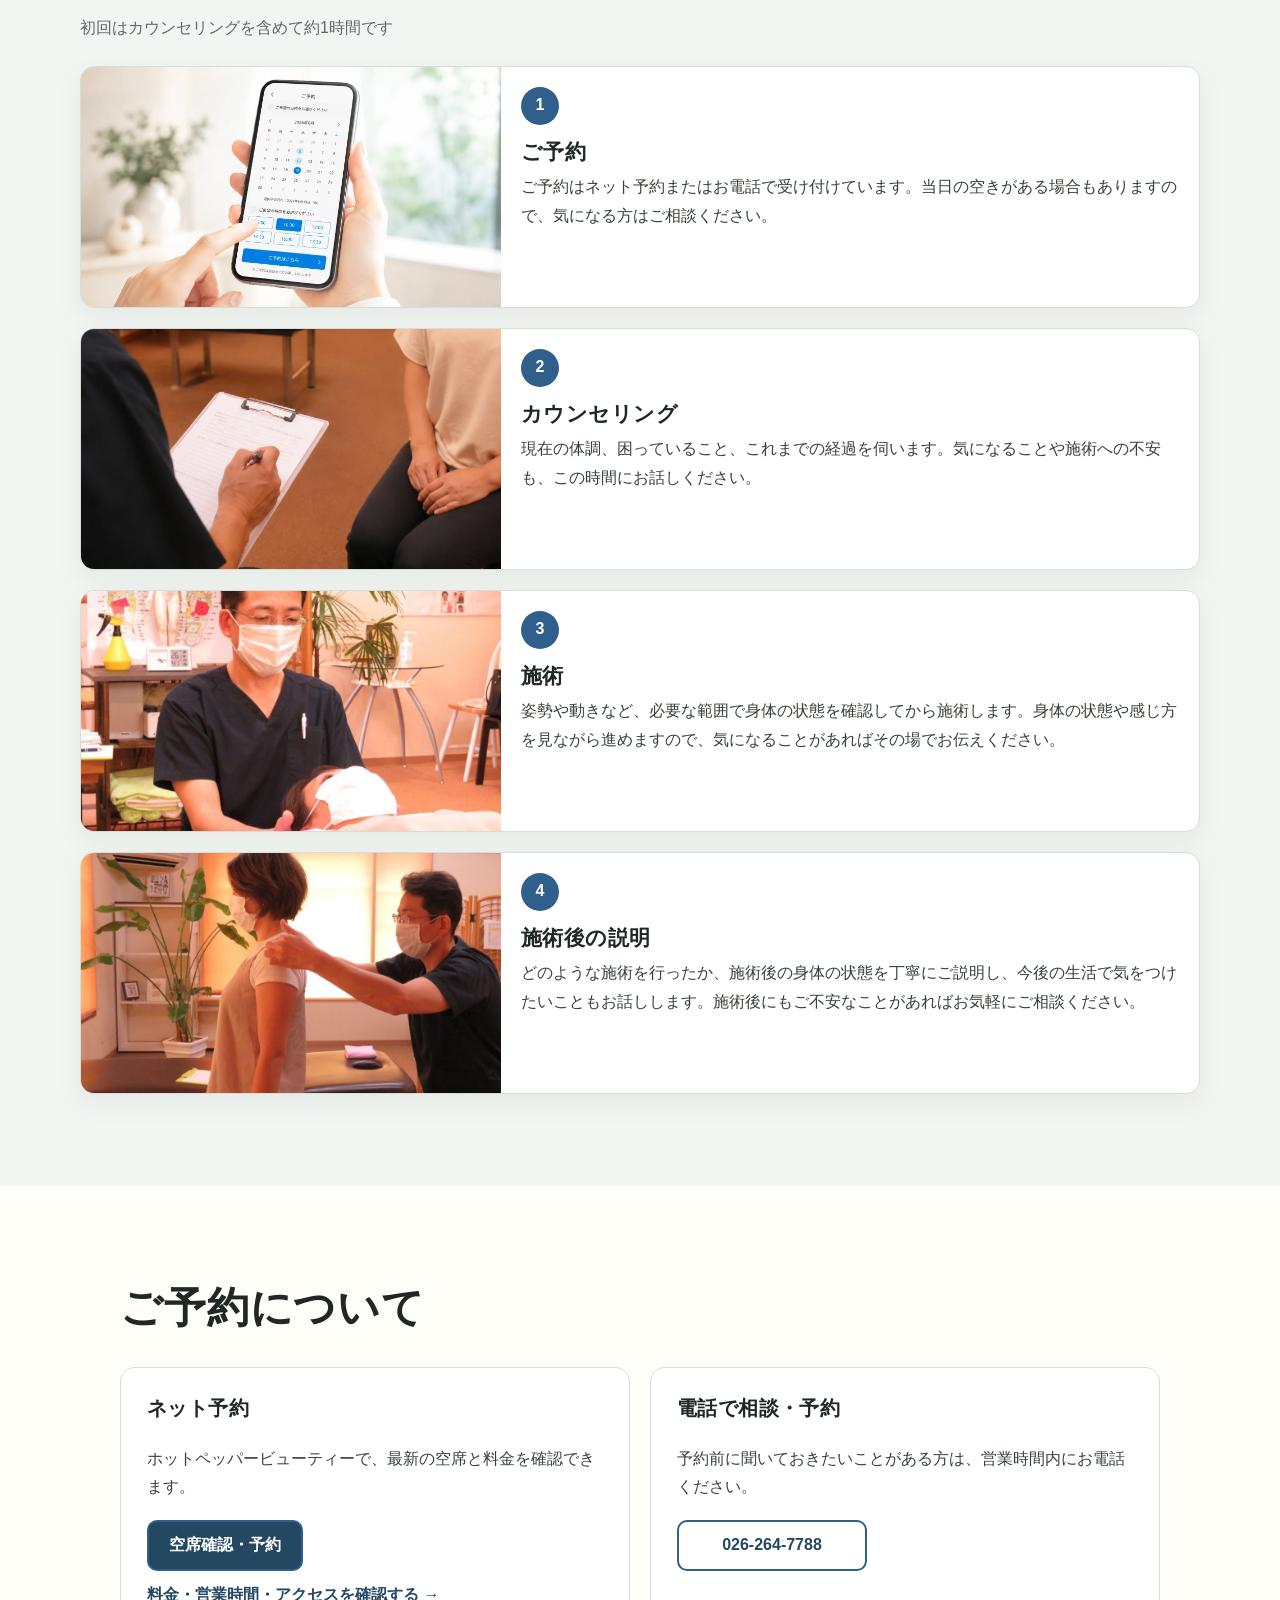
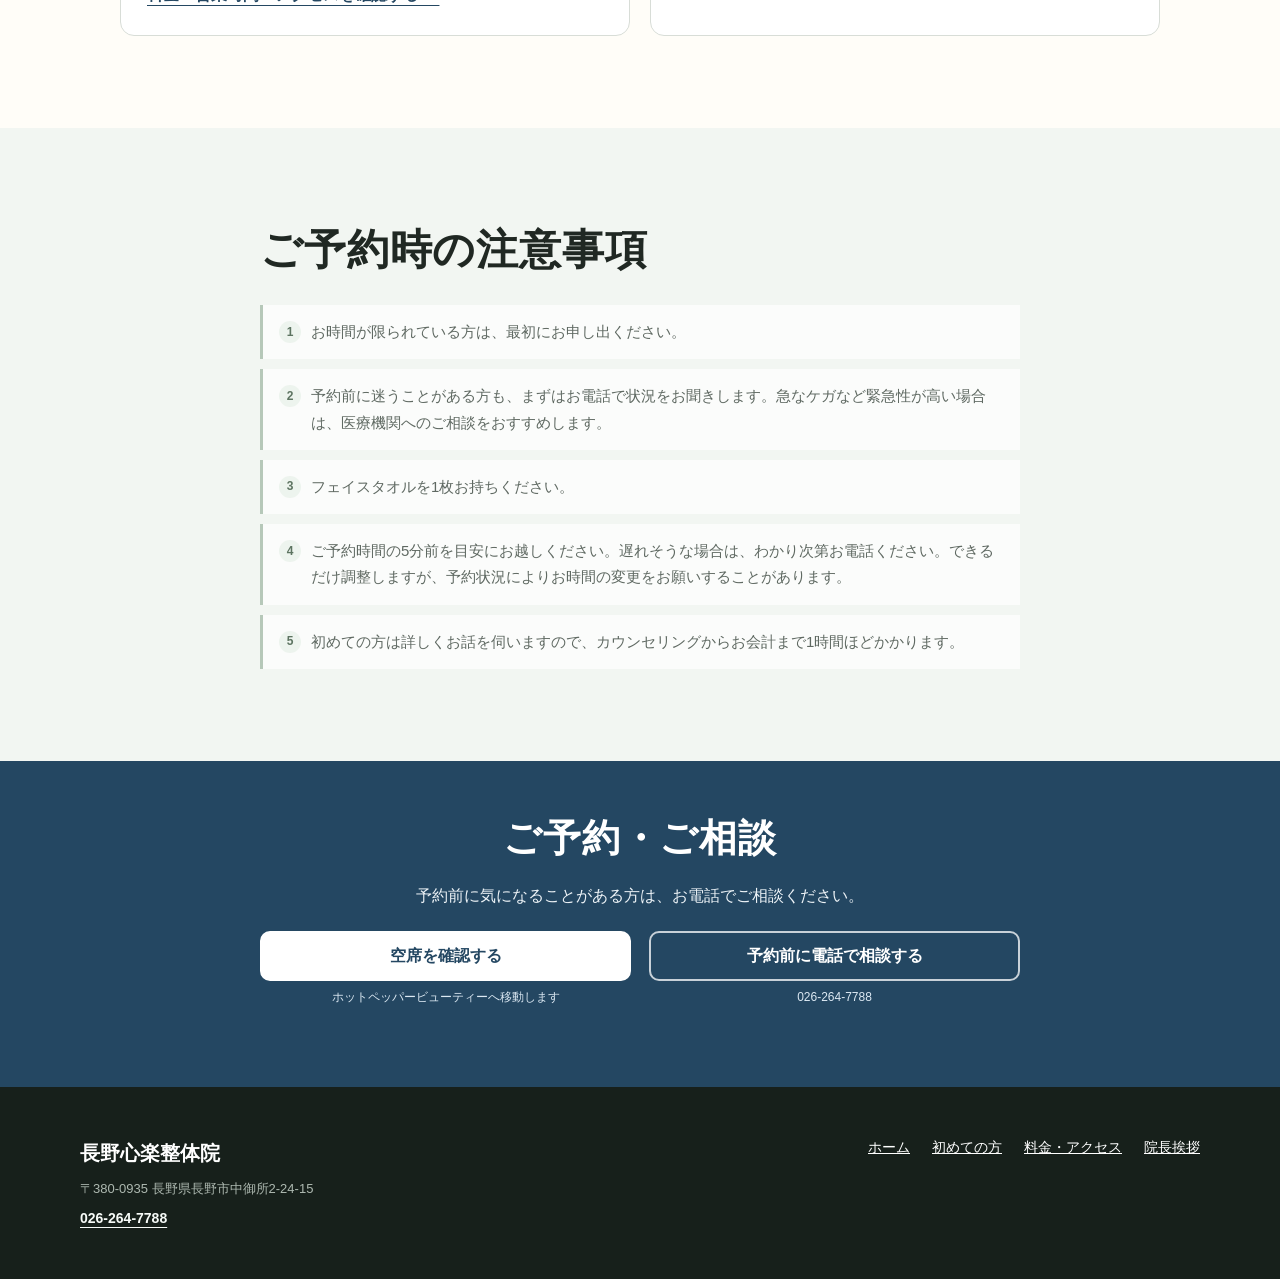
<file: annai.html>
﻿<!doctype html>
<html lang="ja">
<head>
  <meta charset="utf-8">
  <meta name="viewport" content="width=device-width, initial-scale=1">
  <meta name="robots" content="noindex,nofollow">
  <title>初めての方へ｜長野市中御所の整体院 長野心楽整体院</title>
  <meta name="description" content="整体が初めてで不安な方へ。長野心楽整体院の施術ポリシー、ご予約から施術までの流れ、服装・持ち物、電話相談の目安をまとめています。">
  <link rel="canonical" href="https://www.ne.jp/asahi/karada/raku-raku/annai.html">
  <link rel="stylesheet" href="assets/css/site.css?v=20260630finalcta02">
  <script type="application/ld+json">
  {
    "@context": "https://schema.org",
    "@graph": [
      {
        "@type": ["LocalBusiness", "HealthAndBeautyBusiness"],
        "@id": "https://www.ne.jp/asahi/karada/raku-raku/index.html#clinic",
        "name": "長野心楽整体院",
        "url": "https://www.ne.jp/asahi/karada/raku-raku/index.html",
        "image": [
          "https://www.ne.jp/asahi/karada/raku-raku/assets/images/clinic-exterior.jpg",
          "https://www.ne.jp/asahi/karada/raku-raku/assets/images/director-portrait-20260628-hq.jpg"
        ],
        "description": "長野市中御所の完全予約制整体院。院長がカウンセリングから施術まで一人で担当します。",
        "telephone": "+81-26-264-7788",
        "address": {
          "@type": "PostalAddress",
          "postalCode": "380-0935",
          "addressRegion": "長野県",
          "addressLocality": "長野市",
          "streetAddress": "中御所2-24-15",
          "addressCountry": "JP"
        },
        "areaServed": {
          "@type": "City",
          "name": "長野市"
        },
        "hasMap": "https://www.google.com/maps/search/?api=1&query=%E9%95%B7%E9%87%8E%E7%9C%8C%E9%95%B7%E9%87%8E%E5%B8%82%E4%B8%AD%E5%BE%A1%E6%89%802-24-15%20%E9%95%B7%E9%87%8E%E5%BF%83%E6%A5%BD%E6%95%B4%E4%BD%93%E9%99%A2",
        "openingHoursSpecification": [
          {
            "@type": "OpeningHoursSpecification",
            "dayOfWeek": ["Monday", "Tuesday", "Wednesday", "Friday"],
            "opens": "09:00",
            "closes": "18:00"
          },
          {
            "@type": "OpeningHoursSpecification",
            "dayOfWeek": "Saturday",
            "opens": "09:00",
            "closes": "17:00"
          }
        ],
        "priceRange": "初回5,980円、通常11,500円",
        "paymentAccepted": "現金",
        "amenityFeature": [
          {
            "@type": "LocationFeatureSpecification",
            "name": "駐車場4台",
            "value": true
          }
        ],
        "sameAs": [
          "https://beauty.hotpepper.jp/kr/slnH000488966/"
        ]
      },
      {
        "@type": "BreadcrumbList",
        "@id": "https://www.ne.jp/asahi/karada/raku-raku/annai.html#breadcrumb",
        "itemListElement": [
          {
            "@type": "ListItem",
            "position": 1,
            "name": "ホーム",
            "item": "https://www.ne.jp/asahi/karada/raku-raku/index.html"
          },
          {
            "@type": "ListItem",
            "position": 2,
            "name": "初めての方へ",
            "item": "https://www.ne.jp/asahi/karada/raku-raku/annai.html"
          }
        ]
      }
    ]
  }
  </script>
</head>
<body>
  <a class="skip-link" href="#main">本文へ移動</a>

  <header class="site-header">
    <div class="header-inner">
      <a class="brand" href="index.html" aria-label="長野心楽整体院 ホーム">
        <span class="brand-name">長野心楽整体院</span>
        <span class="brand-note">完全予約制</span>
      </a>

      <nav class="desktop-nav" aria-label="メインナビゲーション">
        <a href="index.html">ホーム</a>
        <a href="annai.html" aria-current="page">初めての方</a>
        <a href="access.html">料金・アクセス</a>
        <a href="policy.html">院長挨拶</a>
        <a class="header-phone" href="tel:0262647788">026-264-7788</a>
        <a class="button button-small" href="https://beauty.hotpepper.jp/CSP/kr/reserve/?storeId=H000488966" target="_blank" rel="noopener noreferrer">空席確認・予約</a>
      </nav>

      <details class="mobile-menu">
        <summary>ページ一覧</summary>
        <nav aria-label="モバイルナビゲーション">
          <a href="index.html">ホーム</a>
          <a href="annai.html" aria-current="page">初めての方</a>
          <a href="access.html">料金・アクセス</a>
          <a href="policy.html">院長挨拶</a>
        </nav>
      </details>
    </div>
  </header>

  <main id="main">
    <section class="page-title first-visit-intro">
      <div class="container narrow">
        <h1 class="page-label-title">初めての方へ</h1>
        <p class="first-visit-lead">はじめての整体院は、不安なことも多いと思います。<br>当院では、身体の状態や不安なことを確認しながら、無理のない形で進めます。</p>
      </div>
    </section>

    <section class="section wash first-policy-section" aria-labelledby="policy-title">
      <div class="container split-heading">
        <div class="policy-title-block">
          <h2 class="section-label-title" id="policy-title">施術ポリシー</h2>
          <figure class="policy-support-photo">
            <img src="assets/images/treatment-director.jpg" width="1024" height="768" loading="lazy" alt="院長が身体の状態を確認している施術風景">
          </figure>
        </div>
        <div class="policy-content">
          <div class="policy-list">
            <article>
              <h3>身体の状態を確認してから進めます</h3>
              <p>つらさのある場所だけで判断せず、姿勢や動き、日常生活で気になることも含めて確認します。</p>
            </article>
            <article>
              <h3>優しい力で痛みを与えません</h3>
              <p>刺激の感じ方には個人差があります。施術中も身体の状態や感じ方を確認しながら、無理のない範囲で進めます。</p>
            </article>
            <article>
              <h3>院長が継続して担当します</h3>
              <p>カウンセリングから施術まで院長が担当し、前回までのお話や身体の状態もふまえて対応します。</p>
            </article>
          </div>
        </div>
      </div>
    </section>

    <section class="section" aria-labelledby="recommend-title">
      <div class="container narrow">
        <div>
          <h2 class="section-label-title" id="recommend-title">当院はこんな方におすすめ</h2>
          <ul class="recommend-list">
            <li>原因がはっきりしない不調が続いている</li>
            <li>強い施術やボキボキされる施術が苦手</li>
            <li>毎回同じ担当者に相談したい</li>
            <li>身体の状態を説明してもらいながら受けたい</li>
            <li>整体が初めてで、流れを知ってから予約したい</li>
          </ul>
        </div>
      </div>
    </section>

    <section class="section wash" aria-labelledby="flow-title">
      <div class="container">
        <div class="section-heading section-heading-tight">
          <h2 class="section-label-title" id="flow-title">ご予約から施術までの流れ</h2>
          <p class="section-lead">初回はカウンセリングを含めて約1時間です</p>
        </div>

        <ol class="flow-cards">
          <li>
            <figure><img src="assets/images/flow-reservation.webp" width="1672" height="941" loading="lazy" alt="スマートフォンで予約日時を選んでいる様子"></figure>
            <div><span>1</span><h3>ご予約</h3><p>ご予約はネット予約またはお電話で受け付けています。当日の空きがある場合もありますので、気になる方はご相談ください。</p></div>
          </li>
          <li>
            <figure><img src="assets/images/flow-counseling-close.webp" width="1448" height="1086" loading="lazy" alt="施術前にカウンセリングシートを記入している様子"></figure>
            <div><span>2</span><h3>カウンセリング</h3><p>現在の体調、困っていること、これまでの経過を伺います。気になることや施術への不安も、この時間にお話しください。</p></div>
          </li>
          <li>
            <figure><img src="assets/images/treatment-check.jpg" width="1024" height="768" loading="lazy" alt="身体の状態を確認している施術風景"></figure>
            <div><span>3</span><h3>施術</h3><p>姿勢や動きなど、必要な範囲で身体の状態を確認してから施術します。身体の状態や感じ方を見ながら進めますので、気になることがあればその場でお伝えください。</p></div>
          </li>
          <li>
            <figure><img src="assets/images/flow-after-explanation.jpg" width="1024" height="768" loading="lazy" alt="施術後に肩まわりの状態を確認している様子"></figure>
            <div><span>4</span><h3>施術後の説明</h3><p>どのような施術を行ったか、施術後の身体の状態を丁寧にご説明し、今後の生活で気をつけたいこともお話しします。施術後にもご不安なことがあればお気軽にご相談ください。</p></div>
          </li>
        </ol>
      </div>
    </section>

    <section class="section" aria-labelledby="reserve-title">
      <div class="container split-heading reservation-layout">
        <div>
          <h2 class="section-label-title" id="reserve-title">ご予約について</h2>
        </div>
        <div class="reservation-boxes">
          <article>
            <h3>ネット予約</h3>
            <p>ホットペッパービューティーで、最新の空席と料金を確認できます。</p>
            <div class="reservation-actions">
              <a class="button button-outline" href="https://beauty.hotpepper.jp/CSP/kr/reserve/?storeId=H000488966" target="_blank" rel="noopener noreferrer">空席確認・予約</a>
              <a class="text-link" href="access.html">料金・営業時間・アクセスを確認する</a>
            </div>
          </article>
          <article>
            <h3>電話で相談・予約</h3>
            <p>予約前に聞いておきたいことがある方は、営業時間内にお電話ください。</p>
            <div class="reservation-actions">
              <a class="button button-outline phone-button" href="tel:0262647788">026-264-7788</a>
            </div>
          </article>
        </div>
      </div>
    </section>

    <section class="section wash notice-list-section" aria-labelledby="notice-title">
      <div class="container narrow">
        <div class="section-heading section-heading-tight">
          <h2 class="section-label-title" id="notice-title">ご予約時の注意事項</h2>
        </div>
        <ul class="notice-list">
          <li>お時間が限られている方は、最初にお申し出ください。</li>
          <li>予約前に迷うことがある方も、まずはお電話で状況をお聞きします。急なケガなど緊急性が高い場合は、医療機関へのご相談をおすすめします。</li>
          <li>フェイスタオルを1枚お持ちください。</li>
          <li>ご予約時間の5分前を目安にお越しください。遅れそうな場合は、わかり次第お電話ください。できるだけ調整しますが、予約状況によりお時間の変更をお願いすることがあります。</li>
          <li>初めての方は詳しくお話を伺いますので、カウンセリングからお会計まで1時間ほどかかります。</li>
        </ul>
      </div>
    </section>

    <section class="final-cta compact-final-cta" aria-labelledby="final-cta-title">
      <div class="container narrow">
        <h2 class="compact-final-title" id="final-cta-title">ご予約・ご相談</h2>
        <p>予約前に気になることがある方は、<br class="final-cta-mobile-break">お電話でご相談ください。</p>
        <div class="final-actions">
          <div><a class="button button-light" href="https://beauty.hotpepper.jp/CSP/kr/reserve/?storeId=H000488966" target="_blank" rel="noopener noreferrer">空席を確認する</a><span>ホットペッパービューティーへ移動します</span></div>
          <div><a class="button button-ghost" href="tel:0262647788">予約前に電話で相談する</a><span>026-264-7788</span></div>
        </div>
      </div>
    </section>
  </main>

  <footer class="site-footer" id="footer">
    <div class="container footer-grid">
      <div><strong>長野心楽整体院</strong><p>〒380-0935 長野県長野市中御所2-24-15</p><p><a class="footer-phone" href="tel:0262647788">026-264-7788</a></p></div>
      <nav aria-label="フッターナビゲーション">
        <a href="index.html">ホーム</a>
        <a href="annai.html">初めての方</a>
        <a href="access.html">料金・アクセス</a>
        <a href="policy.html">院長挨拶</a>
      </nav>
    </div>
  </footer>

  <nav class="mobile-booking-bar" aria-label="予約と電話">
    <div class="mobile-booking-offer" aria-label="初回限定価格">
      <span class="mobile-offer-badge">初回限定 48%OFF</span>
      <span class="mobile-offer-price">通常<span class="regular-number">11,500</span>円 → <strong>5,980円</strong></span>
    </div>
    <a class="mobile-call" href="tel:0262647788">電話で予約・相談</a>
    <a class="mobile-book" href="https://beauty.hotpepper.jp/CSP/kr/reserve/?storeId=H000488966" target="_blank" rel="noopener noreferrer">ネットで予約</a>
  </nav>
</body>
</html>
</file>
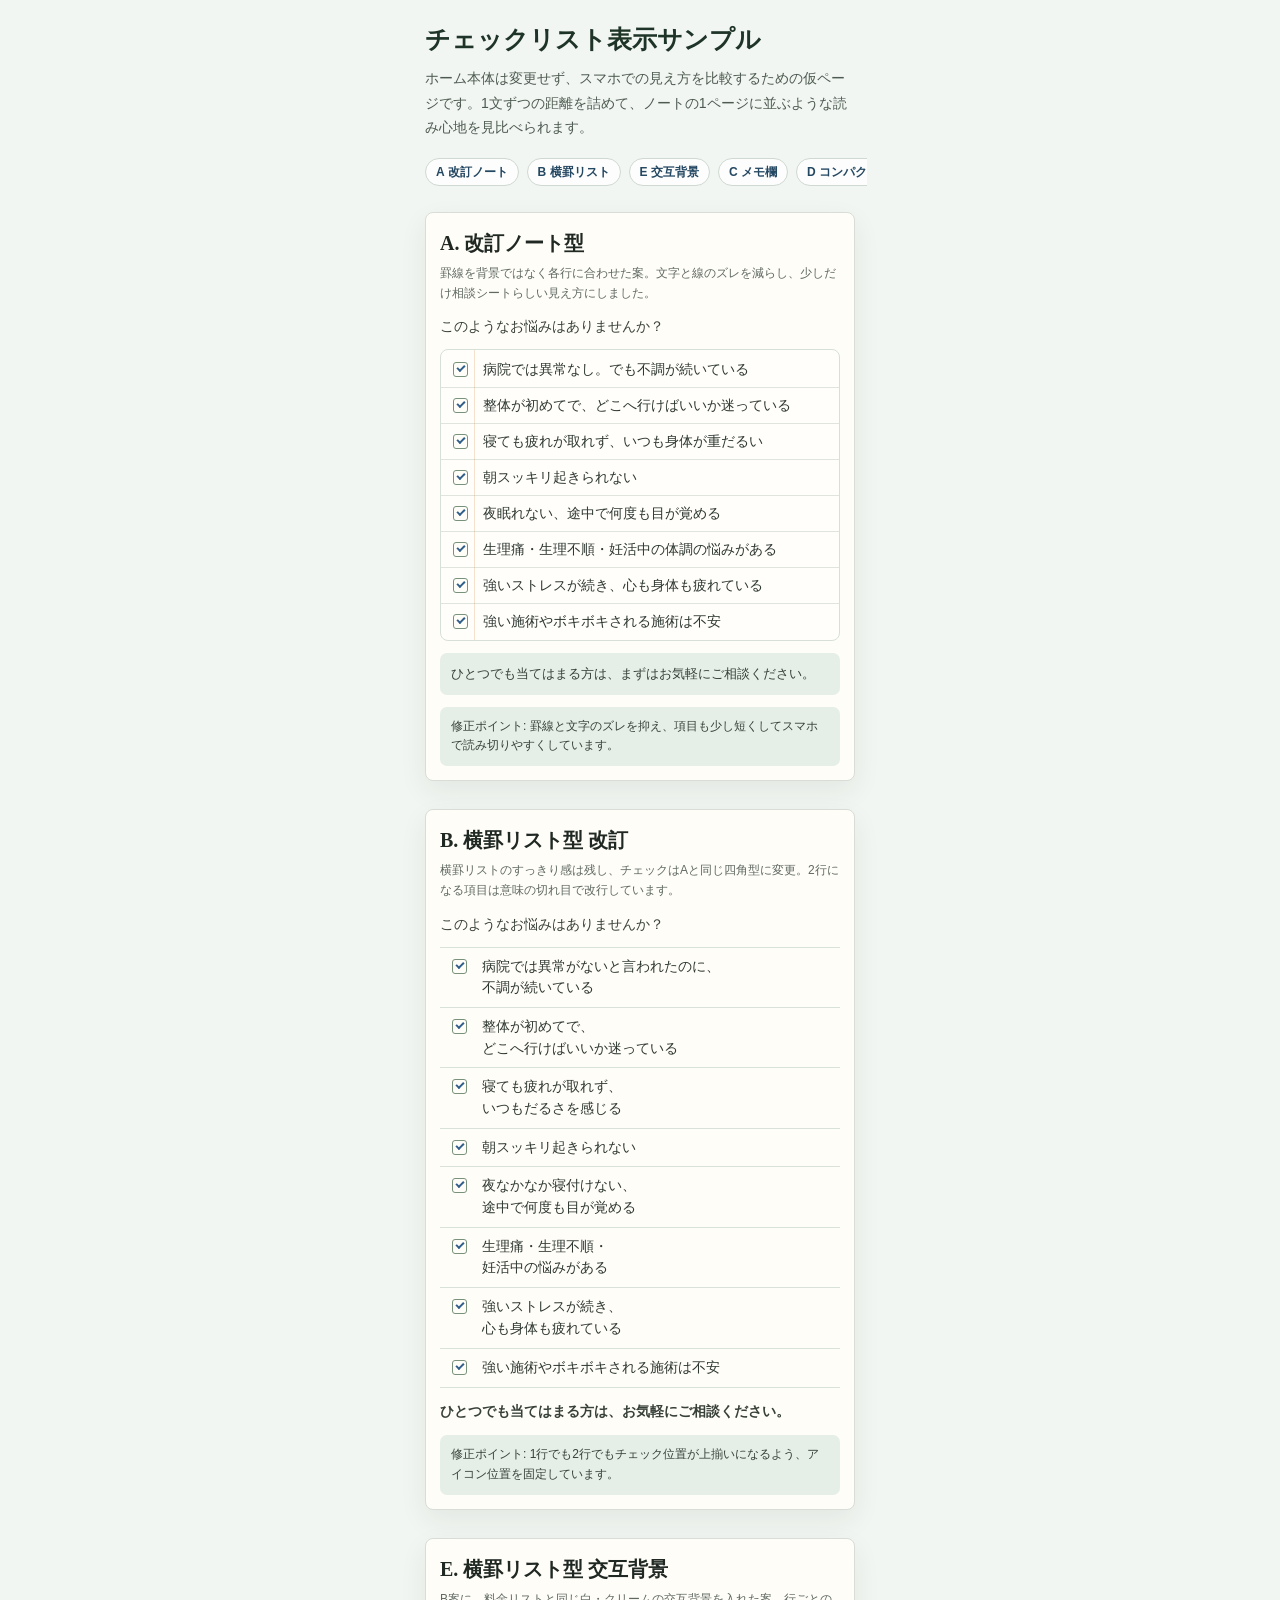
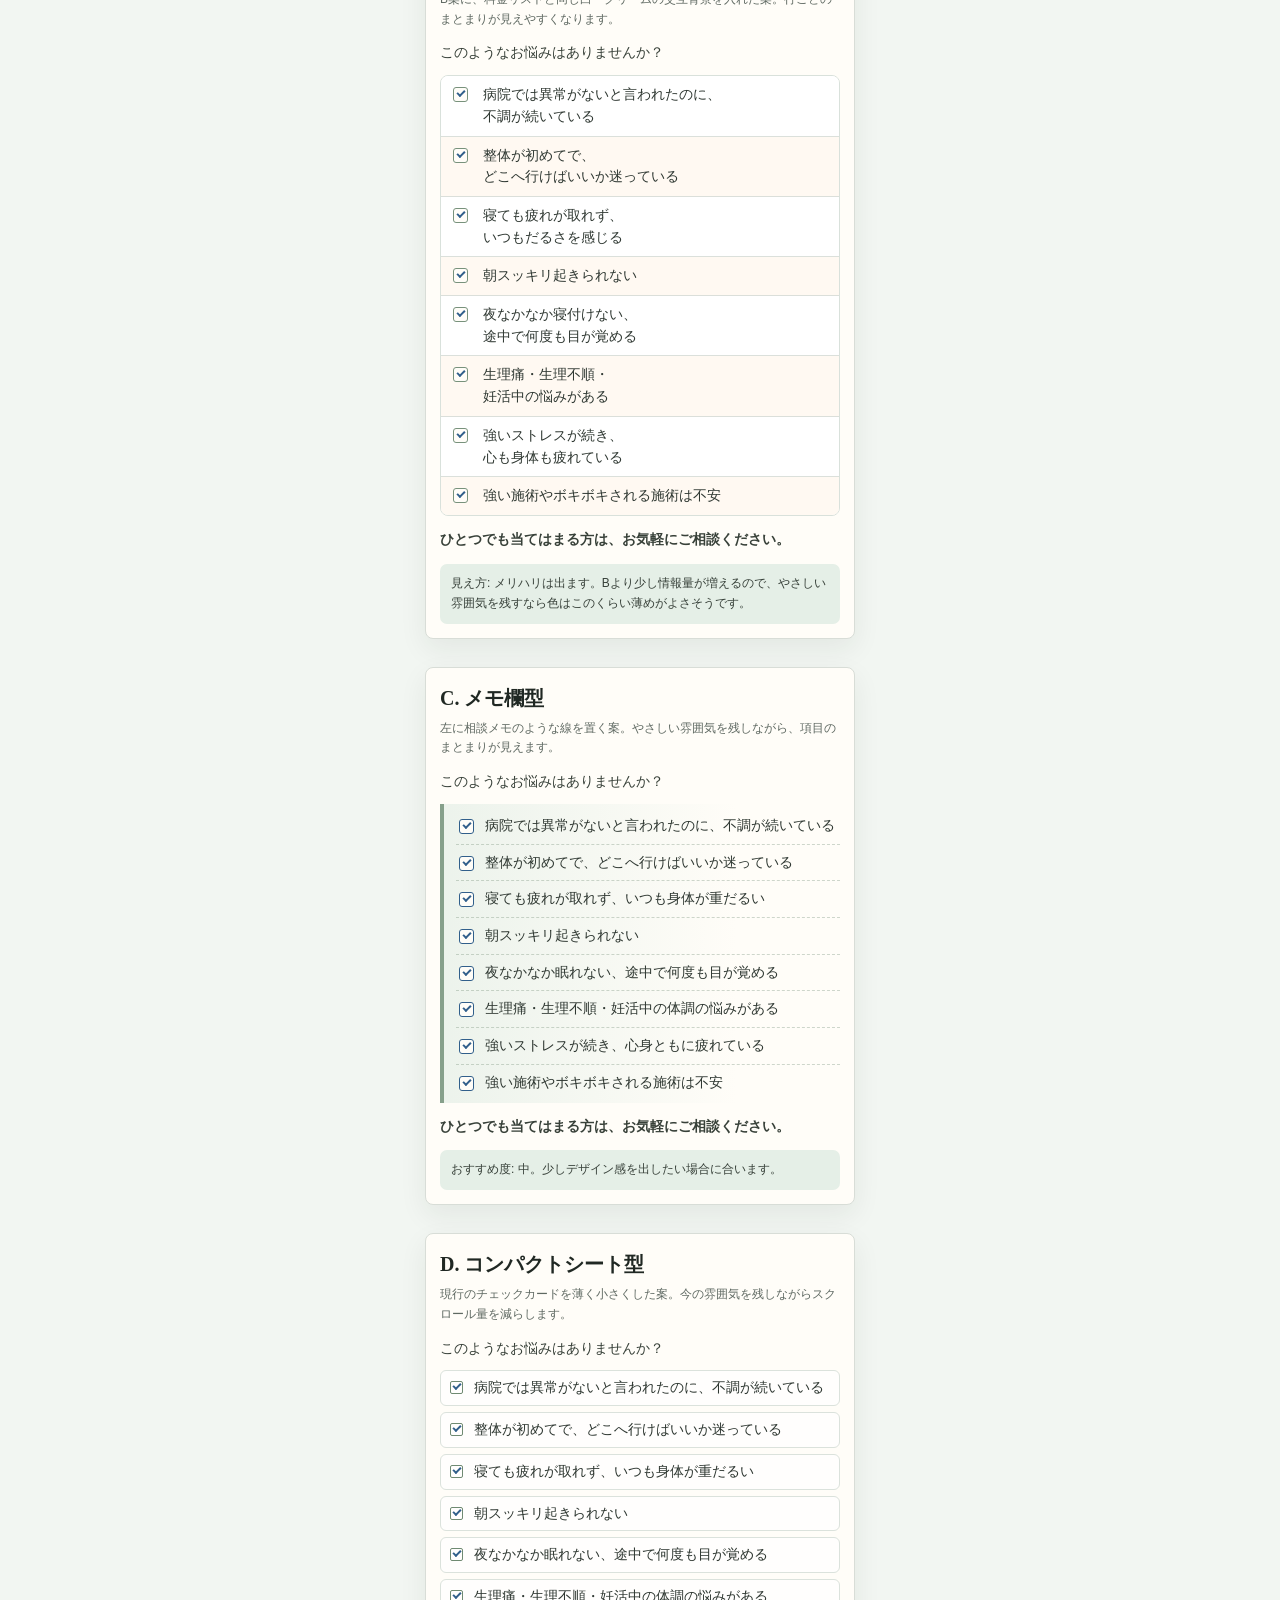
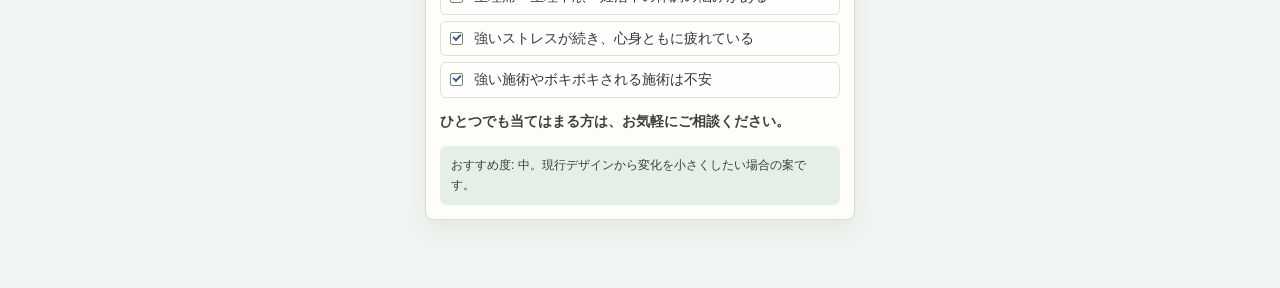
<file: checklist-samples.html>
<!doctype html>
<html lang="ja">
<head>
  <meta charset="utf-8">
  <meta name="viewport" content="width=device-width, initial-scale=1">
  <meta name="robots" content="noindex,nofollow">
  <title>チェックリスト表示サンプル｜長野心楽整体院</title>
  <link rel="stylesheet" href="assets/css/site.css?v=20260628h101">
  <style>
    body {
      background: #f2f6f2;
    }

    .sample-page {
      width: min(100% - 24px, 430px);
      margin: 0 auto;
      padding: 22px 0 40px;
    }

    .sample-title {
      margin: 0 0 8px;
      color: #1f3429;
      font-family: var(--font-display);
      font-size: 25px;
      line-height: 1.45;
      letter-spacing: 0;
    }

    .sample-lead {
      margin: 0 0 18px;
      color: #4d5a51;
      font-size: 14px;
      line-height: 1.75;
    }

    .sample-nav {
      display: flex;
      gap: 8px;
      overflow-x: auto;
      margin: 0 -12px 22px;
      padding: 0 12px 4px;
    }

    .sample-nav a {
      flex: 0 0 auto;
      padding: 7px 10px;
      border: 1px solid #cfd8d1;
      border-radius: 999px;
      background: rgba(255, 255, 255, .82);
      color: #244762;
      font-size: 12px;
      font-weight: 700;
      line-height: 1;
      text-decoration: none;
    }

    .sample-card {
      margin: 0 0 28px;
      padding: 16px 14px 14px;
      border: 1px solid #d8ddd7;
      border-radius: 8px;
      background: #fffdf8;
      box-shadow: 0 10px 28px rgba(32, 40, 35, .07);
    }

    .sample-card h2 {
      margin: 0 0 6px;
      color: #202823;
      font-family: var(--font-display);
      font-size: 20px;
      line-height: 1.45;
      letter-spacing: 0;
    }

    .sample-note {
      margin: 0 0 12px;
      color: #5f6962;
      font-size: 12px;
      line-height: 1.65;
    }

    .concern-copy {
      margin: 0 0 10px;
      color: #384139;
      font-size: 14px;
      line-height: 1.7;
    }

    .closing-copy {
      margin: 12px 0 0;
      color: #384139;
      font-size: 14px;
      font-weight: 700;
      line-height: 1.7;
    }

    .sample-list {
      margin: 0;
      padding: 0;
      list-style: none;
    }

    .sample-list li {
      position: relative;
      color: #2f3832;
      font-size: 14px;
      line-height: 1.55;
    }

    .sample-list li::before {
      content: "";
      position: absolute;
      box-sizing: border-box;
    }

    .sample-list li::after {
      content: "";
      position: absolute;
      box-sizing: border-box;
    }

    .notebook {
      position: relative;
      overflow: hidden;
      padding: 2px 0 0;
      border: 1px solid #d7e0d8;
      border-radius: 8px;
      background: #fffefb;
    }

    .notebook::before {
      content: "";
      position: absolute;
      inset: 0 auto 0 33px;
      width: 1px;
      background: rgba(216, 139, 57, .24);
      pointer-events: none;
    }

    .notebook li {
      min-height: 36px;
      padding: 7px 9px 7px 42px;
      border-bottom: 1px solid rgba(111, 138, 114, .22);
      line-height: 1.5;
    }

    .notebook li:last-child {
      border-bottom: 0;
    }

    .notebook li::before {
      left: 12px;
      top: 10px;
      width: 15px;
      height: 15px;
      border: 1.5px solid #78927c;
      border-radius: 3px;
      background: #fffdf8;
    }

    .notebook li::after {
      left: 16px;
      top: 13px;
      width: 8px;
      height: 5px;
      border-left: 2px solid #315f8b;
      border-bottom: 2px solid #315f8b;
      transform: rotate(-45deg);
    }

    .notebook-soft {
      margin: 12px 0 0;
      padding: 10px 11px;
      border-radius: 7px;
      background: #e5efe7;
      color: #374039;
      font-size: 13px;
      line-height: 1.65;
    }

    .ruled {
      border-top: 1px solid #d9e1db;
      border-bottom: 1px solid #d9e1db;
    }

    .ruled li {
      min-height: 38px;
      padding: 8px 4px 8px 42px;
      border-bottom: 1px solid #d9e1db;
      line-height: 1.55;
    }

    .ruled li:last-child {
      border-bottom: 0;
    }

    .ruled li::before {
      left: 12px;
      top: 11px;
      width: 15px;
      height: 15px;
      border: 1.5px solid #78927c;
      border-radius: 3px;
      background: #fffdf8;
    }

    .ruled li::after {
      left: 16px;
      top: 14px;
      width: 8px;
      height: 5px;
      border-left: 2px solid #315f8b;
      border-bottom: 2px solid #315f8b;
      transform: rotate(-45deg);
    }

    .ruled-striped {
      overflow: hidden;
      border: 1px solid #d9e1db;
      border-radius: 8px;
      background: #ffffff;
    }

    .ruled-striped li {
      border-bottom-color: rgba(216, 221, 215, .9);
    }

    .ruled-striped li:nth-child(odd) {
      background: #ffffff;
    }

    .ruled-striped li:nth-child(even) {
      background: #fff9f2;
    }

    .memo {
      padding: 4px 0 2px 12px;
      border-left: 4px solid #86a08b;
      background: linear-gradient(90deg, rgba(229, 239, 231, .72), transparent 74%);
    }

    .memo li {
      padding: 7px 2px 7px 29px;
    }

    .memo li + li {
      border-top: 1px dashed rgba(111, 138, 114, .34);
    }

    .memo li::before {
      left: 3px;
      top: 11px;
      width: 15px;
      height: 15px;
      border: 1.5px solid #315f8b;
      border-radius: 3px;
      background: #fffdf8;
    }

    .memo li::after {
      left: 7px;
      top: 14px;
      width: 8px;
      height: 5px;
      border-left: 2px solid #315f8b;
      border-bottom: 2px solid #315f8b;
      transform: rotate(-45deg);
    }

    .compact-sheet {
      display: grid;
      gap: 6px;
    }

    .compact-sheet li {
      min-height: 34px;
      padding: 6px 8px 6px 33px;
      border: 1px solid #dbe2dc;
      border-radius: 6px;
      background: rgba(255, 255, 255, .72);
    }

    .compact-sheet li::before {
      left: 9px;
      top: 10px;
      width: 13px;
      height: 13px;
      border: 1.5px solid #6f8a72;
      border-radius: 2px;
    }

    .compact-sheet li::after {
      left: 12px;
      top: 12px;
      width: 8px;
      height: 5px;
      border-left: 2px solid #315f8b;
      border-bottom: 2px solid #315f8b;
      transform: rotate(-45deg);
    }

    .sample-choice {
      margin: 12px 0 0;
      padding: 10px 11px;
      border-radius: 7px;
      background: #e5efe7;
      color: #374039;
      font-size: 12px;
      line-height: 1.65;
    }

    @media (max-width: 360px) {
      .sample-page {
        width: min(100% - 18px, 430px);
      }

      .sample-card {
        padding-inline: 12px;
      }

      .sample-list li {
        font-size: 13px;
      }
    }
  </style>
</head>
<body>
  <main class="sample-page">
    <h1 class="sample-title">チェックリスト表示サンプル</h1>
    <p class="sample-lead">ホーム本体は変更せず、スマホでの見え方を比較するための仮ページです。1文ずつの距離を詰めて、ノートの1ページに並ぶような読み心地を見比べられます。</p>
    <nav class="sample-nav" aria-label="サンプル一覧">
      <a href="#sample-a">A 改訂ノート</a>
      <a href="#sample-b">B 横罫リスト</a>
      <a href="#sample-e">E 交互背景</a>
      <a href="#sample-c">C メモ欄</a>
      <a href="#sample-d">D コンパクト</a>
    </nav>

    <section class="sample-card" id="sample-a">
      <h2>A. 改訂ノート型</h2>
      <p class="sample-note">罫線を背景ではなく各行に合わせた案。文字と線のズレを減らし、少しだけ相談シートらしい見え方にしました。</p>
      <p class="concern-copy">このようなお悩みはありませんか？</p>
      <ul class="sample-list notebook">
        <li>病院では異常なし。でも不調が続いている</li>
        <li>整体が初めてで、どこへ行けばいいか迷っている</li>
        <li>寝ても疲れが取れず、いつも身体が重だるい</li>
        <li>朝スッキリ起きられない</li>
        <li>夜眠れない、途中で何度も目が覚める</li>
        <li>生理痛・生理不順・妊活中の体調の悩みがある</li>
        <li>強いストレスが続き、心も身体も疲れている</li>
        <li>強い施術やボキボキされる施術は不安</li>
      </ul>
      <p class="notebook-soft">ひとつでも当てはまる方は、まずはお気軽にご相談ください。</p>
      <p class="sample-choice">修正ポイント: 罫線と文字のズレを抑え、項目も少し短くしてスマホで読み切りやすくしています。</p>
    </section>

    <section class="sample-card" id="sample-b">
      <h2>B. 横罫リスト型 改訂</h2>
      <p class="sample-note">横罫リストのすっきり感は残し、チェックはAと同じ四角型に変更。2行になる項目は意味の切れ目で改行しています。</p>
      <p class="concern-copy">このようなお悩みはありませんか？</p>
      <ul class="sample-list ruled">
        <li>病院では異常がないと言われたのに、<br>不調が続いている</li>
        <li>整体が初めてで、<br>どこへ行けばいいか迷っている</li>
        <li>寝ても疲れが取れず、<br>いつもだるさを感じる</li>
        <li>朝スッキリ起きられない</li>
        <li>夜なかなか寝付けない、<br>途中で何度も目が覚める</li>
        <li>生理痛・生理不順・<br>妊活中の悩みがある</li>
        <li>強いストレスが続き、<br>心も身体も疲れている</li>
        <li>強い施術やボキボキされる施術は不安</li>
      </ul>
      <p class="closing-copy">ひとつでも当てはまる方は、お気軽にご相談ください。</p>
      <p class="sample-choice">修正ポイント: 1行でも2行でもチェック位置が上揃いになるよう、アイコン位置を固定しています。</p>
    </section>

    <section class="sample-card" id="sample-e">
      <h2>E. 横罫リスト型 交互背景</h2>
      <p class="sample-note">B案に、料金リストと同じ白・クリームの交互背景を入れた案。行ごとのまとまりが見えやすくなります。</p>
      <p class="concern-copy">このようなお悩みはありませんか？</p>
      <ul class="sample-list ruled ruled-striped">
        <li>病院では異常がないと言われたのに、<br>不調が続いている</li>
        <li>整体が初めてで、<br>どこへ行けばいいか迷っている</li>
        <li>寝ても疲れが取れず、<br>いつもだるさを感じる</li>
        <li>朝スッキリ起きられない</li>
        <li>夜なかなか寝付けない、<br>途中で何度も目が覚める</li>
        <li>生理痛・生理不順・<br>妊活中の悩みがある</li>
        <li>強いストレスが続き、<br>心も身体も疲れている</li>
        <li>強い施術やボキボキされる施術は不安</li>
      </ul>
      <p class="closing-copy">ひとつでも当てはまる方は、お気軽にご相談ください。</p>
      <p class="sample-choice">見え方: メリハリは出ます。Bより少し情報量が増えるので、やさしい雰囲気を残すなら色はこのくらい薄めがよさそうです。</p>
    </section>

    <section class="sample-card" id="sample-c">
      <h2>C. メモ欄型</h2>
      <p class="sample-note">左に相談メモのような線を置く案。やさしい雰囲気を残しながら、項目のまとまりが見えます。</p>
      <p class="concern-copy">このようなお悩みはありませんか？</p>
      <ul class="sample-list memo">
        <li>病院では異常がないと言われたのに、不調が続いている</li>
        <li>整体が初めてで、どこへ行けばいいか迷っている</li>
        <li>寝ても疲れが取れず、いつも身体が重だるい</li>
        <li>朝スッキリ起きられない</li>
        <li>夜なかなか眠れない、途中で何度も目が覚める</li>
        <li>生理痛・生理不順・妊活中の体調の悩みがある</li>
        <li>強いストレスが続き、心身ともに疲れている</li>
        <li>強い施術やボキボキされる施術は不安</li>
      </ul>
      <p class="closing-copy">ひとつでも当てはまる方は、お気軽にご相談ください。</p>
      <p class="sample-choice">おすすめ度: 中。少しデザイン感を出したい場合に合います。</p>
    </section>

    <section class="sample-card" id="sample-d">
      <h2>D. コンパクトシート型</h2>
      <p class="sample-note">現行のチェックカードを薄く小さくした案。今の雰囲気を残しながらスクロール量を減らします。</p>
      <p class="concern-copy">このようなお悩みはありませんか？</p>
      <ul class="sample-list compact-sheet">
        <li>病院では異常がないと言われたのに、不調が続いている</li>
        <li>整体が初めてで、どこへ行けばいいか迷っている</li>
        <li>寝ても疲れが取れず、いつも身体が重だるい</li>
        <li>朝スッキリ起きられない</li>
        <li>夜なかなか眠れない、途中で何度も目が覚める</li>
        <li>生理痛・生理不順・妊活中の体調の悩みがある</li>
        <li>強いストレスが続き、心身ともに疲れている</li>
        <li>強い施術やボキボキされる施術は不安</li>
      </ul>
      <p class="closing-copy">ひとつでも当てはまる方は、お気軽にご相談ください。</p>
      <p class="sample-choice">おすすめ度: 中。現行デザインから変化を小さくしたい場合の案です。</p>
    </section>
  </main>
</body>
</html>
</file>
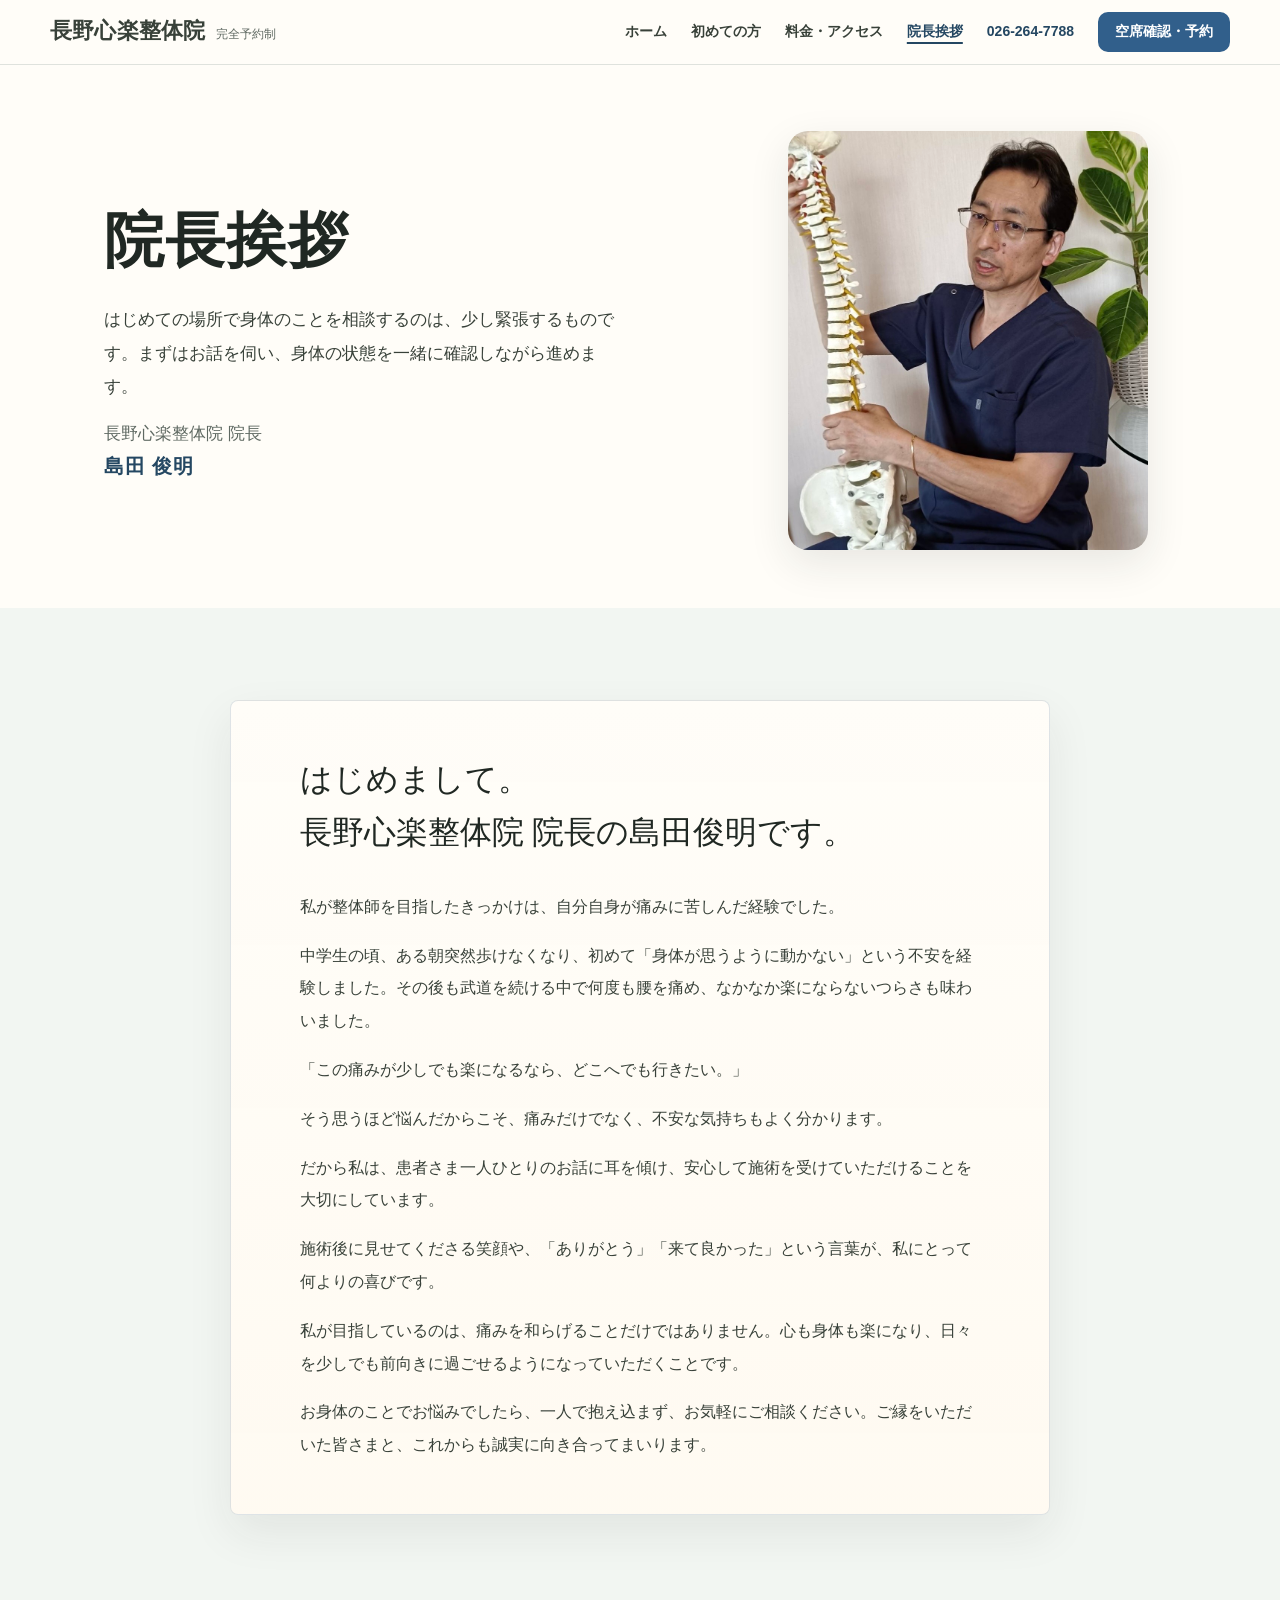
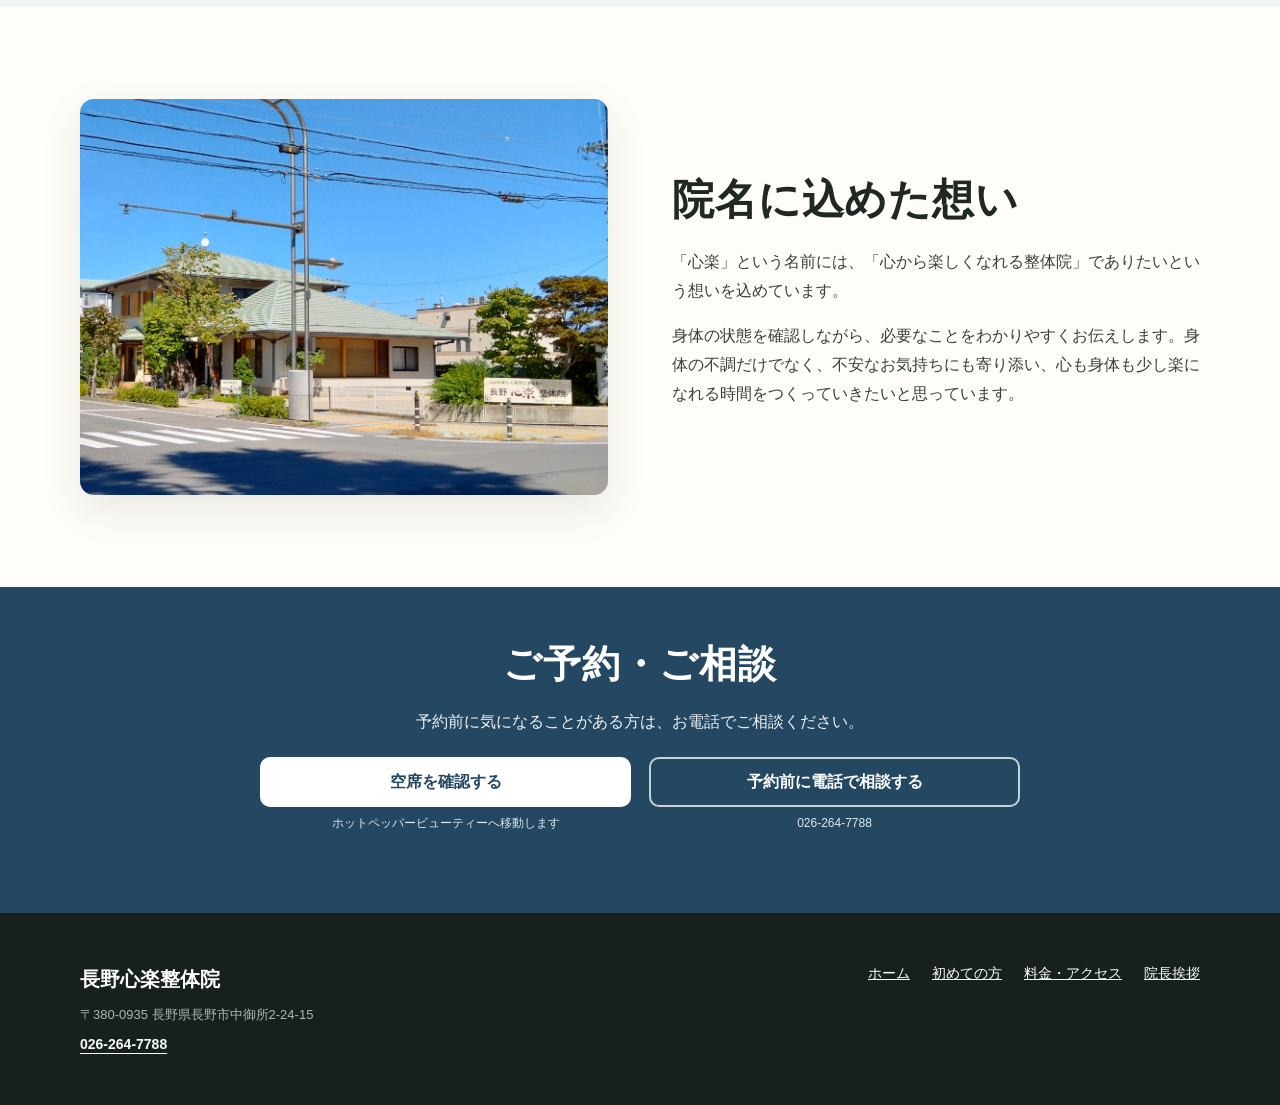
<file: policy.html>
﻿<!doctype html>
<html lang="ja">
<head>
  <meta charset="utf-8">
  <meta name="viewport" content="width=device-width, initial-scale=1">
  <meta name="robots" content="noindex,nofollow">
  <title>院長挨拶｜整体師歴20年以上の島田俊明・長野心楽整体院</title>
  <meta name="description" content="長野心楽整体院の院長、島田俊明の挨拶ページ。整体師歴20年以上の経験、施術で大切にしている考え方、院名「心楽」に込めた想いを紹介します。">
  <link rel="canonical" href="https://www.ne.jp/asahi/karada/raku-raku/policy.html">
  <link rel="stylesheet" href="assets/css/site.css?v=20260630finalcta02">
  <script type="application/ld+json">
  {
    "@context": "https://schema.org",
    "@graph": [
      {
        "@type": ["LocalBusiness", "HealthAndBeautyBusiness"],
        "@id": "https://www.ne.jp/asahi/karada/raku-raku/index.html#clinic",
        "name": "長野心楽整体院",
        "url": "https://www.ne.jp/asahi/karada/raku-raku/index.html",
        "image": [
          "https://www.ne.jp/asahi/karada/raku-raku/assets/images/clinic-exterior.jpg",
          "https://www.ne.jp/asahi/karada/raku-raku/assets/images/director-portrait-20260628-hq.jpg"
        ],
        "description": "長野市中御所の完全予約制整体院。院長がカウンセリングから施術まで一人で担当します。",
        "telephone": "+81-26-264-7788",
        "address": {
          "@type": "PostalAddress",
          "postalCode": "380-0935",
          "addressRegion": "長野県",
          "addressLocality": "長野市",
          "streetAddress": "中御所2-24-15",
          "addressCountry": "JP"
        },
        "areaServed": {
          "@type": "City",
          "name": "長野市"
        },
        "hasMap": "https://www.google.com/maps/search/?api=1&query=%E9%95%B7%E9%87%8E%E7%9C%8C%E9%95%B7%E9%87%8E%E5%B8%82%E4%B8%AD%E5%BE%A1%E6%89%802-24-15%20%E9%95%B7%E9%87%8E%E5%BF%83%E6%A5%BD%E6%95%B4%E4%BD%93%E9%99%A2",
        "openingHoursSpecification": [
          {
            "@type": "OpeningHoursSpecification",
            "dayOfWeek": ["Monday", "Tuesday", "Wednesday", "Friday"],
            "opens": "09:00",
            "closes": "18:00"
          },
          {
            "@type": "OpeningHoursSpecification",
            "dayOfWeek": "Saturday",
            "opens": "09:00",
            "closes": "17:00"
          }
        ],
        "priceRange": "初回5,980円、通常11,500円",
        "paymentAccepted": "現金",
        "amenityFeature": [
          {
            "@type": "LocationFeatureSpecification",
            "name": "駐車場4台",
            "value": true
          }
        ],
        "sameAs": [
          "https://beauty.hotpepper.jp/kr/slnH000488966/"
        ]
      },
      {
        "@type": "BreadcrumbList",
        "@id": "https://www.ne.jp/asahi/karada/raku-raku/policy.html#breadcrumb",
        "itemListElement": [
          {
            "@type": "ListItem",
            "position": 1,
            "name": "ホーム",
            "item": "https://www.ne.jp/asahi/karada/raku-raku/index.html"
          },
          {
            "@type": "ListItem",
            "position": 2,
            "name": "院長挨拶",
            "item": "https://www.ne.jp/asahi/karada/raku-raku/policy.html"
          }
        ]
      }
    ]
  }
  </script>
</head>
<body>
  <a class="skip-link" href="#main">本文へ移動</a>

  <header class="site-header">
    <div class="header-inner">
      <a class="brand" href="index.html" aria-label="長野心楽整体院 ホーム">
        <span class="brand-name">長野心楽整体院</span>
        <span class="brand-note">完全予約制</span>
      </a>

      <nav class="desktop-nav" aria-label="メインナビゲーション">
        <a href="index.html">ホーム</a>
        <a href="annai.html">初めての方</a>
        <a href="access.html">料金・アクセス</a>
        <a href="policy.html" aria-current="page">院長挨拶</a>
        <a class="header-phone" href="tel:0262647788">026-264-7788</a>
        <a class="button button-small" href="https://beauty.hotpepper.jp/CSP/kr/reserve/?storeId=H000488966" target="_blank" rel="noopener noreferrer">空席確認・予約</a>
      </nav>

      <details class="mobile-menu">
        <summary>ページ一覧</summary>
        <nav aria-label="モバイルナビゲーション">
          <a href="index.html">ホーム</a>
          <a href="annai.html">初めての方</a>
          <a href="access.html">料金・アクセス</a>
          <a href="policy.html" aria-current="page">院長挨拶</a>
        </nav>
      </details>
    </div>
  </header>

  <main id="main">
    <section class="page-title profile-hero">
      <div class="container profile-hero-grid">
        <div class="profile-hero-copy">
          <h1 class="profile-main-title">院長挨拶</h1>
          <p class="profile-hero-lead">はじめての場所で身体のことを相談するのは、少し緊張するものです。まずはお話を伺い、身体の状態を一緒に確認しながら進めます。</p>
          <p class="profile-hero-name">長野心楽整体院 院長<br><strong>島田 俊明</strong></p>
        </div>
        <figure class="profile-greeting-photo">
          <img src="assets/images/director-greeting-spine-close-20260628.jpg" width="966" height="1125" alt="背骨の模型を持って説明する長野心楽整体院の院長 島田俊明">
        </figure>
      </div>
    </section>

    <section class="section wash profile-greeting-section" id="greeting" aria-label="院長挨拶本文">
      <div class="container split-heading">
        <div class="greeting-copy profile-greeting-copy">
          <p>はじめまして。<br>長野心楽整体院 院長の島田俊明です。</p>
          <p>私が整体師を目指したきっかけは、自分自身が痛みに苦しんだ経験でした。</p>
          <p>中学生の頃、ある朝突然歩けなくなり、初めて「身体が思うように動かない」という不安を経験しました。その後も武道を続ける中で何度も腰を痛め、なかなか楽にならないつらさも味わいました。</p>
          <p>「この痛みが少しでも楽になるなら、どこへでも行きたい。」</p>
          <p>そう思うほど悩んだからこそ、痛みだけでなく、不安な気持ちもよく分かります。</p>
          <p>だから私は、患者さま一人ひとりのお話に耳を傾け、安心して施術を受けていただけることを大切にしています。</p>
          <p>施術後に見せてくださる笑顔や、「ありがとう」「来て良かった」という言葉が、私にとって何よりの喜びです。</p>
          <p>私が目指しているのは、痛みを和らげることだけではありません。心も身体も楽になり、日々を少しでも前向きに過ごせるようになっていただくことです。</p>
          <p>お身体のことでお悩みでしたら、一人で抱え込まず、お気軽にご相談ください。ご縁をいただいた皆さまと、これからも誠実に向き合ってまいります。</p>
        </div>
      </div>
    </section>

    <section class="section" id="name-thought" aria-labelledby="name-title">
      <div class="container access-grid">
        <figure class="policy-name-photo">
          <img src="assets/images/clinic-exterior-wide.jpg" width="1726" height="1445" alt="青空の下に見える長野心楽整体院の外観と看板">
        </figure>
        <div>
          <h2 class="policy-section-title" id="name-title">院名に込めた想い</h2>
          <p>「心楽」という名前には、「心から楽しくなれる整体院」でありたいという想いを込めています。</p>
          <p>身体の状態を確認しながら、必要なことをわかりやすくお伝えします。身体の不調だけでなく、不安なお気持ちにも寄り添い、心も身体も少し楽になれる時間をつくっていきたいと思っています。</p>
        </div>
      </div>
    </section>

    <section class="final-cta compact-final-cta" aria-labelledby="final-cta-title">
      <div class="container narrow">
        <h2 class="compact-final-title" id="final-cta-title">ご予約・ご相談</h2>
        <p>予約前に気になることがある方は、<br class="final-cta-mobile-break">お電話でご相談ください。</p>
        <div class="final-actions">
          <div><a class="button button-light" href="https://beauty.hotpepper.jp/CSP/kr/reserve/?storeId=H000488966" target="_blank" rel="noopener noreferrer">空席を確認する</a><span>ホットペッパービューティーへ移動します</span></div>
          <div><a class="button button-ghost" href="tel:0262647788">予約前に電話で相談する</a><span>026-264-7788</span></div>
        </div>
      </div>
    </section>
  </main>

  <footer class="site-footer" id="footer">
    <div class="container footer-grid">
      <div><strong>長野心楽整体院</strong><p>〒380-0935 長野県長野市中御所2-24-15</p><p><a class="footer-phone" href="tel:0262647788">026-264-7788</a></p></div>
      <nav aria-label="フッターナビゲーション">
        <a href="index.html">ホーム</a>
        <a href="annai.html">初めての方</a>
        <a href="access.html">料金・アクセス</a>
        <a href="policy.html" aria-current="page">院長挨拶</a>
      </nav>
    </div>
  </footer>

  <nav class="mobile-booking-bar" aria-label="予約と電話">
    <div class="mobile-booking-offer" aria-label="初回限定価格">
      <span class="mobile-offer-badge">初回限定 48%OFF</span>
      <span class="mobile-offer-price">通常<span class="regular-number">11,500</span>円 → <strong>5,980円</strong></span>
    </div>
    <a class="mobile-call" href="tel:0262647788">電話で予約・相談</a>
    <a class="mobile-book" href="https://beauty.hotpepper.jp/CSP/kr/reserve/?storeId=H000488966" target="_blank" rel="noopener noreferrer">ネットで予約</a>
  </nav>
</body>
</html>
</file>
<file: assets/css/site.css>
:root {
  --ink: #202823;
  --body-text: #384139;
  --muted: #5f6962;
  --paper: #fffdf8;
  --white: #ffffff;
  --wash: #f2f6f2;
  --clinic-blue: #315f8b;
  --clinic-blue-dark: #244762;
  --lamp: #d88b39;
  --wood: #75513f;
  --offer-red: #b3261e;
  --offer-red-dark: #861a22;
  --offer-pink: #fce8ea;
  --line: #d8ddd7;
  --safe: #e5efe7;
  --shadow: 0 14px 40px rgba(32, 40, 35, 0.1);
  --radius: 16px;
  --font-display: "Yu Mincho", "Hiragino Mincho ProN", "Hiragino Mincho Pro", serif;
  --font-body: "BIZ UDPGothic", "Yu Gothic", "Hiragino Kaku Gothic ProN", sans-serif;
}

* { box-sizing: border-box; }
html { scroll-behavior: smooth; }
[id] { scroll-margin-top: 86px; }
body {
  margin: 0;
  color: var(--body-text);
  background: var(--paper);
  font-family: var(--font-body);
  font-size: 16px;
  line-height: 1.8;
  text-rendering: optimizeLegibility;
}
img { display: block; max-width: 100%; height: auto; }
a { color: inherit; }
button, summary, a { -webkit-tap-highlight-color: transparent; }
a:focus-visible, summary:focus-visible { outline: 3px solid var(--lamp); outline-offset: 4px; }
.text-nowrap { white-space: nowrap; }
.skip-link { position: fixed; z-index: 100; top: 8px; left: 8px; padding: 8px 14px; transform: translateY(-150%); background: var(--ink); color: white; }
.skip-link:focus { transform: translateY(0); }

.container { width: min(1120px, calc(100% - 40px)); margin-inline: auto; }
.narrow { width: min(760px, calc(100% - 40px)); }
.section { padding: 72px 0; }
.section-compact { padding: 28px 0 44px; }
.wash { background: var(--wash); }

.site-header { position: sticky; top: 0; z-index: 50; background: rgba(255, 253, 248, 0.96); border-bottom: 1px solid rgba(216, 221, 215, 0.8); backdrop-filter: blur(10px); }
.header-inner { width: min(1180px, calc(100% - 32px)); min-height: 64px; margin-inline: auto; display: flex; align-items: center; justify-content: space-between; gap: 24px; }
.brand { display: inline-flex; align-items: baseline; gap: 10px; min-width: 0; text-decoration: none; transform: translateY(2px); }
.brand-name { font-family: var(--font-display); font-weight: 700; font-size: 25px; letter-spacing: 0.01em; line-height: 1.1; white-space: nowrap; }
.brand-note { color: var(--muted); font-size: 12px; }
.desktop-nav { display: none; align-items: center; gap: 24px; }
.desktop-nav > a:not(.button) { text-decoration: none; font-size: 14px; font-weight: 700; }
.desktop-nav > a[aria-current="page"] { color: var(--clinic-blue-dark); text-decoration: underline; text-decoration-thickness: 2px; text-underline-offset: 6px; }
.header-phone { color: var(--clinic-blue-dark); font-variant-numeric: tabular-nums; }
.mobile-menu { position: relative; }
.mobile-menu summary { list-style: none; cursor: pointer; min-height: 48px; display: inline-flex; align-items: center; justify-content: center; box-sizing: border-box; color: var(--clinic-blue-dark); font-size: 15px; font-weight: 800; line-height: 1; white-space: nowrap; border: 2px solid rgba(49, 95, 139, 0.34); border-radius: 10px; padding: 10px 13px; background: rgba(255,255,255,.78); box-shadow: 0 3px 10px rgba(32,40,35,.08); }
.mobile-menu summary::-webkit-details-marker { display: none; }
.mobile-menu nav { position: absolute; right: 0; top: calc(100% + 10px); width: min(320px, calc(100vw - 24px)); padding: 12px; background: var(--white); border: 1px solid var(--line); border-radius: 12px; box-shadow: var(--shadow); }
.mobile-menu nav a { display: block; min-height: 48px; padding: 14px 12px; color: var(--ink); font-size: 15px; font-weight: 700; text-decoration: none; border-bottom: 1px solid var(--line); }
.mobile-menu nav a[aria-current="page"] { color: var(--clinic-blue-dark); background: var(--wash); border-radius: 8px; }
.mobile-menu nav a:last-child { border-bottom: 0; }

.hero-grid { display: grid; gap: 28px; }
.hero-cover-section { padding-top: 18px; padding-bottom: 24px; }
.hero-cover-layout { display: grid; gap: 14px; width: min(100% - 16px, 1180px); }
.hero-cover { margin: 0; overflow: hidden; border-radius: 12px; box-shadow: var(--shadow); background: white; }
.hero-cover img { width: 100%; height: auto; }
.hero-cover-copy { display: grid; gap: 8px; padding: 2px 4px 0; text-align: center; }
.hero-cover-copy h1 { margin: 0; color: #1f3429; font-size: 24px; line-height: 1.38; letter-spacing: 0; }
.hero-cover-copy p { max-width: 760px; margin: 0 auto; color: #4a5a51; font-size: 15px; line-height: 1.8; }
.hero-actions { display: grid; gap: 8px; }
.hero-visual { margin: 0; overflow: hidden; border-radius: 22px; box-shadow: var(--shadow); }
.hero-visual img { width: 100%; height: clamp(190px, 56vw, 300px); object-fit: cover; object-position: 64% 48%; }
.eyebrow { margin: 0 0 12px; color: var(--clinic-blue-dark); font-size: 16px; font-weight: 800; letter-spacing: 0.04em; }
h1, h2, h3 { margin-top: 0; color: var(--ink); font-family: var(--font-display); line-height: 1.45; letter-spacing: 0.02em; }
h1 { margin-bottom: 20px; font-size: clamp(31px, 8.2vw, 46px); font-weight: 700; }
.headline-line { display: block; }
.headline-emphasis { color: var(--clinic-blue-dark); }
h2 { margin-bottom: 20px; font-size: clamp(30px, 7.6vw, 42px); }
h3 { font-size: 20px; }
.hero-lead { margin: 0; color: #374039; font-size: 17px; }
.page-title { padding: 58px 0 52px; background: var(--paper); }
.page-title p:last-child { margin: 0; color: var(--muted); font-size: 17px; }
.page-title-photo { margin: 26px 0 0; overflow: hidden; border-radius: 16px; background: var(--white); box-shadow: var(--shadow); }
.page-title-photo img { width: 100%; aspect-ratio: 4 / 3; object-fit: cover; object-position: center; }
.first-visit-intro { padding: 58px 0 34px; }
.first-visit-intro .page-label-title { margin-bottom: 18px; }
.first-visit-intro .first-visit-lead { max-width: 720px; color: var(--body-text); font-size: clamp(16px, 4.2vw, 18px); line-height: 1.9; }
.first-policy-section { padding-top: 50px; }
.profile-hero { padding-bottom: 62px; }
.profile-hero-grid { display: grid; gap: 32px; align-items: center; }
.profile-hero-copy { max-width: 560px; }
.profile-main-title { margin-bottom: 20px; font-size: clamp(42px, 12vw, 58px); }
.profile-hero .profile-main-title { margin-bottom: 18px; }
.profile-hero-lead { max-width: 520px; color: var(--body-text); font-size: clamp(16px, 4.2vw, 18px); line-height: 1.95; }
.profile-hero .profile-hero-name { margin-top: 22px; color: var(--muted); font-size: 14px; line-height: 1.7; }
.profile-hero .profile-hero-name strong { color: var(--clinic-blue-dark); font-size: 20px; letter-spacing: 0.04em; }
.profile-hero figure { margin: 0; max-width: 420px; }
.profile-hero figure img { width: 100%; border-radius: 20px; box-shadow: var(--shadow); object-fit: cover; object-position: center top; }
.profile-hero .profile-greeting-photo { width: min(100%, 520px); max-width: none; justify-self: center; }
.profile-hero .profile-greeting-photo img { width: 100%; height: auto; aspect-ratio: auto; object-fit: contain; object-position: center; }
.access-title h1 { margin-bottom: 0; font-size: clamp(40px, 11vw, 58px); }
.access-section-heading { margin-bottom: 24px; }
.access-section-heading h2 { margin-bottom: 0; font-size: clamp(38px, 10vw, 54px); }
.action-group { margin-top: 26px; display: grid; gap: 8px; }
.button { min-height: 50px; display: inline-flex; align-items: center; justify-content: center; padding: 12px 20px; border: 2px solid var(--clinic-blue); border-radius: 10px; background: var(--clinic-blue); color: white; font-weight: 700; line-height: 1.4; text-align: center; text-decoration: none; transition: background-color .2s ease, border-color .2s ease, transform .2s ease; }
.button:hover { background: var(--clinic-blue-dark); border-color: var(--clinic-blue-dark); transform: translateY(-1px); }
.button-small { min-height: 40px; padding: 8px 15px; font-size: 14px; }
.button-outline { background: transparent; color: var(--clinic-blue-dark); }
.button-outline:hover { color: white; }
.button-light { background: white; border-color: white; color: var(--clinic-blue-dark); }
.button-light:hover { background: var(--paper); border-color: var(--paper); color: var(--clinic-blue-dark); }
.button-ghost { background: transparent; border-color: rgba(255,255,255,.75); color: white; }
.button-ghost:hover { background: rgba(255,255,255,.1); border-color: white; }
.text-link { color: var(--clinic-blue-dark); font-weight: 700; text-underline-offset: 5px; text-decoration-thickness: 1px; }
.text-link::after { content: " →"; }
.action-note, .microcopy { color: var(--muted); font-size: 12px; line-height: 1.6; }
.microcopy { margin: 12px 0 0; }
.anchor-nav { margin-top: 28px; display: flex; flex-wrap: wrap; gap: 10px; }
.anchor-nav a { padding: 8px 12px; border: 1px solid var(--line); border-radius: 999px; background: var(--white); color: var(--clinic-blue-dark); font-size: 14px; font-weight: 700; text-decoration: none; }

.fact-strip { border-block: 1px solid var(--line); background: var(--white); }
.fact-grid { display: grid; grid-template-columns: 1fr 1fr; }
.fact-grid div { min-height: 116px; display: flex; flex-direction: column; justify-content: center; padding: 18px 12px; border-bottom: 1px solid var(--line); }
.fact-grid div:nth-child(odd) { border-right: 1px solid var(--line); }
.fact-grid div:nth-last-child(-n+2) { border-bottom: 0; }
.fact-grid strong { color: var(--clinic-blue-dark); font-size: 16px; }
.fact-grid span { margin-top: 3px; color: var(--muted); font-size: 12px; line-height: 1.5; }

.section-heading { margin-bottom: 36px; }
.section-heading-tight { margin-bottom: 24px; }
.section-heading > p:last-child { max-width: 720px; color: var(--muted); }
.principles .section-heading > p { max-width: 720px; color: var(--body-text); }
.policy-title-block { display: grid; gap: 22px; align-content: start; }
.policy-content { display: grid; gap: 24px; }
.policy-list { display: grid; gap: 18px; }
.policy-list article { padding-bottom: 18px; border-bottom: 1px solid var(--line); }
.policy-list article:last-child { padding-bottom: 0; border-bottom: 0; }
.policy-list h3 { margin-bottom: 6px; }
.policy-list p { margin: 0; color: var(--body-text); }
.policy-support-photo { margin: 0; overflow: hidden; border-radius: 14px; background: var(--white); box-shadow: var(--shadow); }
.policy-support-photo img { width: 100%; aspect-ratio: 16 / 9; object-fit: cover; object-position: center 45%; }
.greeting-copy p,
.story-copy p { color: var(--body-text); }
.greeting-copy p:first-child,
.story-copy p:first-child { margin-top: 0; }
.profile-greeting-section { padding-top: 42px; padding-bottom: 64px; }
.profile-greeting-section .split-heading { grid-template-columns: 1fr; justify-items: center; gap: 0; }
.profile-greeting-copy { width: min(100%, 820px); max-width: 820px; margin-inline: auto; padding: clamp(28px, 6vw, 52px); border: 1px solid rgba(49, 95, 139, 0.16); border-radius: 8px; background: linear-gradient(180deg, rgba(255, 253, 248, 0.98), rgba(255, 250, 241, 0.96)); box-shadow: 0 18px 46px rgba(32, 40, 35, 0.08); }
.profile-greeting-copy p { max-width: 680px; margin-inline: auto; line-height: 2.05; }
.profile-greeting-copy p:last-child { margin-bottom: 0; }
.profile-greeting-copy p:first-child { color: var(--ink); font-family: var(--font-display); font-size: clamp(24px, 6.6vw, 32px); line-height: 1.65; }
.policy-section-title { margin-bottom: 18px; font-size: clamp(31px, 7.8vw, 42px); }
.policy-name-photo { width: 100%; margin: 0; }
.policy-name-photo img { width: 100%; aspect-ratio: 4 / 3; object-fit: cover; object-position: center 58%; border-radius: 14px; box-shadow: var(--shadow); }
.page-label-title { margin-bottom: 18px; font-size: clamp(40px, 11vw, 56px); }
.section-label-title { margin-bottom: 22px; color: var(--ink); font-size: clamp(31px, 7.8vw, 42px); }
.split-heading .section-label-title { margin-bottom: 0; }
.section-lead { margin: -8px 0 0; color: var(--muted); font-size: 16px; line-height: 1.75; }
.profile-block figure { overflow: hidden; border-radius: 18px; box-shadow: var(--shadow); }
.profile-block figure img { width: 100%; aspect-ratio: 4 / 3; object-fit: cover; object-position: center; }
.profile-facts { margin: 24px 0 0; border-top: 1px solid var(--line); }
.profile-facts div { display: grid; gap: 4px; padding: 14px 0; border-bottom: 1px solid var(--line); }
.profile-facts dt { color: var(--muted); font-size: 13px; font-weight: 700; }
.profile-facts dd { margin: 0; }
.message-band { padding: 54px 0; background: var(--clinic-blue-dark); color: white; text-align: center; }
.message-band .eyebrow { color: #dce9f3; }
.message-band p:last-child { margin: 0; font-family: var(--font-display); font-size: clamp(24px, 7vw, 38px); line-height: 1.55; }
.with-lamps { position: relative; padding-top: 32px; }
.lamp-dots { position: absolute; top: -4px; left: 2px; display: flex; align-items: flex-start; gap: 7px; height: 32px; }
.lamp-dots i { display: block; width: 8px; height: 8px; border-radius: 50%; background: var(--lamp); box-shadow: 0 -12px 0 -3px var(--wood); }
.lamp-dots i:nth-child(2) { margin-top: 8px; }
.lamp-dots i:nth-child(3) { margin-top: 16px; }
.principle-grid { display: grid; gap: 24px; }
.principle-grid article { position: relative; padding-top: 22px; border-top: 1px solid var(--line); }
.principle-marker { position: absolute; top: -5px; left: 0; width: 10px; height: 10px; border: 2px solid var(--paper); border-radius: 50%; background: var(--lamp); }
.principle-photo { margin: 0 0 18px; overflow: hidden; border-radius: 14px; box-shadow: 0 10px 28px rgba(32, 40, 35, 0.08); }
.principle-photo img { width: 100%; aspect-ratio: 4 / 3; object-fit: cover; object-position: center; }
.principle-grid p { color: var(--body-text); }
.section-action { margin: 32px 0 0; }

.concern-illustration { margin: -8px auto 22px; overflow: hidden; max-width: 520px; border-radius: 16px; box-shadow: 0 12px 32px rgba(32, 40, 35, 0.08); background: white; }
.concern-illustration img { width: 100%; height: auto; }
.concern-list { overflow: hidden; margin: 0; padding: 0; list-style: none; display: grid; border: 1px solid var(--line); border-radius: 8px; background: var(--white); }
.concern-list li { position: relative; min-height: 38px; padding: 8px 10px 8px 42px; border-bottom: 1px solid rgba(216, 221, 215, 0.9); color: var(--body-text); font-size: 14px; line-height: 1.55; }
.concern-list li:nth-child(odd) { background: var(--white); }
.concern-list li:nth-child(even) { background: #fff9f2; }
.concern-list li:last-child { border-bottom: 0; }
.concern-list li::before { content: ""; position: absolute; left: 12px; top: 50%; width: 15px; height: 15px; box-sizing: border-box; border: 1.5px solid #78927c; border-radius: 3px; background: var(--paper); transform: translateY(-50%); }
.concern-list li::after { content: ""; position: absolute; left: 16px; top: 50%; width: 7px; height: 4px; border-left: 2px solid var(--clinic-blue); border-bottom: 2px solid var(--clinic-blue); transform: translateY(-58%) rotate(-45deg); }
.concern-closing { margin: 18px 0 40px; color: var(--ink); font-family: var(--font-display); font-size: clamp(24px, 6.4vw, 31px); font-weight: 800; line-height: 1.55; }
.concern-closing + .section-action { margin-top: -18px; }
.recommend-grid { display: grid; gap: 32px; align-items: center; }
.recommend-grid figure { margin: 0; overflow: hidden; border-radius: 16px; box-shadow: var(--shadow); }
.recommend-grid figure img { width: 100%; aspect-ratio: 4 / 3; object-fit: cover; object-position: center; }
.recommend-list { margin: 26px 0 0; padding: 0; list-style: none; display: grid; gap: 10px; }
.recommend-list li { position: relative; padding: 13px 12px 13px 42px; border: 1px solid var(--line); border-radius: 10px; background: var(--white); }
.recommend-list li::before { content: ""; position: absolute; left: 16px; top: 21px; width: 12px; height: 7px; border-left: 2px solid var(--clinic-blue); border-bottom: 2px solid var(--clinic-blue); transform: rotate(-45deg); }
.safety-note { margin: 0 0 48px; padding: 20px; border-left: 4px solid #6f8a72; background: var(--safe); }
.safety-note p { margin: 6px 0 0; color: var(--muted); }
.flow-summary { padding: 22px 20px; border: 1px solid var(--line); border-radius: 12px; background: var(--white); }
.flow-summary p { margin: 0; color: var(--body-text); }
.subsection-title { margin: 0 0 24px; font-size: 24px; }
.flow-summary .subsection-title { margin-bottom: 8px; }
.flow-cards { margin: 0; padding: 0; list-style: none; display: grid; gap: 18px; }
.flow-cards li { display: grid; gap: 0; overflow: hidden; border: 1px solid var(--line); border-radius: 14px; background: var(--white); box-shadow: 0 10px 28px rgba(32, 40, 35, 0.06); }
.flow-cards figure { margin: 0; background: var(--wash); }
.flow-cards img { width: 100%; aspect-ratio: 16 / 10; object-fit: cover; object-position: center; }
.flow-cards div { padding: 20px; }
.flow-cards span { width: 38px; height: 38px; margin-bottom: 12px; display: grid; place-items: center; border-radius: 50%; background: var(--clinic-blue); color: white; font-weight: 700; font-variant-numeric: tabular-nums; }
.flow-cards h3 { margin-bottom: 6px; font-size: 21px; }
.flow-cards p { margin: 0; color: var(--body-text); }
.reservation-boxes { display: grid; gap: 16px; }
.reservation-boxes article { padding: 22px; border: 1px solid var(--line); border-radius: 14px; background: var(--white); }
.reservation-boxes h3 { margin-bottom: 6px; }
.reservation-boxes p { color: var(--body-text); }
.reservation-boxes .button { margin-top: 12px; }
.reservation-boxes .text-link { display: inline-block; margin-top: 12px; }
.phone-button { min-width: 190px; font-variant-numeric: tabular-nums; }
.notice-list { margin: 0; padding: 0; list-style: none; display: grid; gap: 10px; counter-reset: notice; }
.notice-list-section .section-heading { margin-bottom: 24px; }
.notice-list-section h2:not(.section-label-title) { color: #374039; font-size: clamp(24px, 6vw, 32px); }
.notice-list li { position: relative; padding: 14px 16px 14px 48px; border-left: 3px solid #b6c8b9; background: rgba(255, 255, 255, 0.68); color: var(--muted); font-size: 15px; line-height: 1.75; box-shadow: none; }
.notice-list li::before { counter-increment: notice; content: counter(notice); position: absolute; left: 16px; top: 16px; width: 22px; height: 22px; display: grid; place-items: center; border-radius: 50%; background: #edf4ee; color: #5d7461; font-size: 12px; font-weight: 700; }
.notice-list + * { margin-top: 0; }

.price-section { padding-block: 56px 48px; }
.price-section + .access { padding-top: 56px; }
.price-panel { display: grid; gap: 24px; padding-block: 30px; border-block: 1px solid var(--line); }
.price-panel h2 { margin-bottom: 6px; }
.price-duration { margin: 0; color: var(--muted); }
.price-block { display: flex; flex-direction: column; align-items: flex-start; gap: 4px; }
.price-label, .table-regular-label { color: var(--muted); font-size: 13px; font-weight: 700; }
.regular-price { color: var(--muted); text-decoration: line-through; }
.regular-price-large { display: inline-flex; align-items: baseline; width: max-content; color: var(--clinic-blue-dark); font-size: clamp(32px, 9vw, 46px); line-height: 1.12; font-weight: 700; text-decoration: none; font-variant-numeric: tabular-nums; white-space: nowrap; }
.regular-number { position: relative; display: inline-block; }
.regular-number::after { content: ""; position: absolute; left: 0; right: 0; top: 54%; height: 3px; border-radius: 999px; background: rgba(179, 38, 30, 0.9); transform: translateY(-50%) rotate(-7deg); transform-origin: center; }
.regular-price-large small { font-size: 15px; }
.price-breakdown { color: var(--muted); font-size: 13px; }
.discount-badge { display: inline-flex; align-items: center; min-height: 30px; margin-top: 8px; padding: 3px 10px; border: 1px solid #f0b9bd; border-radius: 999px; background: var(--offer-pink); color: var(--offer-red-dark); font-size: 14px; font-weight: 800; line-height: 1.4; }
.price-block strong { color: var(--clinic-blue-dark); font-size: clamp(42px, 12vw, 60px); line-height: 1.2; font-variant-numeric: tabular-nums; }
.price-block .sale-price { color: var(--offer-red); font-size: clamp(48px, 14vw, 68px); white-space: nowrap; }
.price-block small { font-size: 16px; }
.price-block > span:last-child:not(.discount-badge) { color: var(--muted); font-size: 13px; }
.price-action { display: grid; gap: 10px; justify-items: start; }
.price-action .button { width: 100%; }
.price-action p { margin: 0; color: var(--muted); font-size: 13px; line-height: 1.7; }
.price-primary-action { width: 100%; display: grid; gap: 8px; justify-items: start; }
.price-phone-action { width: 100%; display: grid; gap: 8px; padding: 14px; border: 1px solid rgba(49, 95, 139, 0.22); border-radius: 12px; background: rgba(255, 255, 255, 0.72); }
.price-phone-action span { color: var(--muted); font-size: 13px; font-weight: 700; }
.price-phone-number { color: var(--clinic-blue-dark); font-size: 24px; font-weight: 800; line-height: 1.1; text-decoration-thickness: 1px; text-underline-offset: 5px; font-variant-numeric: tabular-nums; }
.standard-price-card { margin-bottom: 18px; padding: 18px; border: 1px solid rgba(49, 95, 139, 0.2); border-radius: 14px; background: var(--white); box-shadow: 0 8px 24px rgba(32, 40, 35, 0.05); }
.standard-price-title { margin: 0 0 12px; color: var(--clinic-blue-dark); font-size: 15px; font-weight: 800; }
.standard-price-list { margin: 0; display: grid; gap: 8px; }
.standard-price-list div { display: grid; grid-template-columns: minmax(0, 1fr) auto; gap: 16px; align-items: baseline; padding-top: 8px; border-top: 1px solid var(--line); }
.standard-price-list div:first-child { padding-top: 0; border-top: 0; }
.standard-price-list dt { color: var(--muted); font-size: 14px; font-weight: 700; }
.standard-price-list dd { margin: 0; color: var(--clinic-blue-dark); font-size: 22px; font-weight: 800; line-height: 1.2; font-variant-numeric: tabular-nums; }
.price-table { overflow: hidden; border: 1px solid var(--line); border-radius: 14px; background: var(--white); }
.price-row { display: grid; grid-template-columns: 100px minmax(0, 1fr); gap: 8px 10px; align-items: center; padding: 14px 16px; border-top: 1px solid var(--line); }
.price-row:first-child { border-top: 0; }
.price-row-head { display: none; color: var(--muted); background: var(--wash); font-size: 13px; font-weight: 700; }
.price-row div { display: grid; gap: 4px; }
.price-row div:nth-child(2) { grid-column: 1 / -1; order: 3; }
.price-row div:last-child { justify-items: end; text-align: right; }
.price-row strong { color: var(--clinic-blue-dark); font-size: 18px; }
.price-row .price-plan-cell { align-self: center; gap: 2px; }
.price-row .price-plan-cell span { color: var(--body-text); font-size: 14px; line-height: 1.65; white-space: nowrap; }
.price-row .price-detail-cell span:not(.discount-badge) { color: var(--body-text); font-size: 15px; font-weight: 700; line-height: 1.55; }
.price-row .price-row-spacer { display: none; }
.price-row div:last-child strong { font-size: 30px; line-height: 1.18; font-variant-numeric: tabular-nums; }
.price-row span, .price-row small { color: var(--muted); }
.price-row .coupon-price, .price-row .sale-price-table, .price-row .discount-price { color: var(--offer-red); }
.regular-price-large,
.price-block .sale-price,
.price-block .sale-price small,
.standard-price-list dd,
.price-table .price-cell > strong,
.price-table .sale-price-table,
.price-table .table-regular-price,
.price-table .savings-line strong,
.mobile-offer-price,
.mobile-offer-price strong { font-family: "Helvetica Neue", Arial, sans-serif; }
.price-cell > strong, .sale-price-table { display: inline-flex; align-items: baseline; gap: 1px; }
.price-cell .price-number, .price-cell .price-yen, .sale-price-table .price-number, .sale-price-table .price-yen { color: inherit; }
.price-yen { margin-left: 1px; font-size: 0.72em; line-height: 1; }
.table-regular-price .price-yen { color: inherit; font-size: 0.78em; }
.sale-price-table .price-yen { font-size: 0.68em; }
.price-cell small { color: var(--muted); font-weight: 700; }
.price-cell .savings-line { display: inline-flex; align-items: baseline; justify-content: flex-end; gap: 2px; max-width: 100%; color: var(--body-text); font-size: 13px; line-height: 1.35; white-space: nowrap; }
.price-cell .savings-line span { color: var(--body-text); font-size: 13px; line-height: 1.35; }
.price-row div:last-child .savings-line strong { color: var(--offer-red); font-size: 16px; line-height: 1.2; }
.price-row-coupon small { color: var(--body-text); font-weight: 700; }
.price-row-popular, .price-row-soft { background: #fff9f2; }
.popular-badge { width: max-content; display: inline-flex; align-items: center; min-height: 26px; padding: 3px 9px; border-radius: 999px; background: var(--lamp); color: white !important; font-size: 12px !important; font-weight: 900; line-height: 1.25 !important; box-shadow: 0 3px 8px rgba(216, 139, 57, 0.18); }
.coupon-price-line { display: flex !important; align-items: baseline; justify-content: flex-end; gap: 3px; white-space: nowrap; }
.coupon-regular-price { color: var(--muted); font-size: 13px; font-weight: 700; font-variant-numeric: tabular-nums; }
.coupon-price-line .regular-number::after { height: 1.5px; }
.price-row-coupon .coupon-price { font-size: 24px; }
.price-cell-offer { gap: 5px; align-content: center; }
.table-regular-label { width: 100%; max-width: 100%; justify-self: stretch; color: var(--muted); font-size: 11px; line-height: 1.45; text-align: right; overflow-wrap: anywhere; }
.offer-price-line { display: flex !important; align-items: baseline; justify-content: flex-end; gap: 3px; white-space: nowrap; }
.table-regular-price { display: inline-flex; align-items: baseline; width: max-content; color: var(--clinic-blue-dark); font-size: clamp(16px, 4.4vw, 22px); font-weight: 700; line-height: 1.15; text-decoration: none; font-variant-numeric: tabular-nums; }
.offer-price-line .regular-number::after { height: 2px; }
.offer-price-arrow { color: var(--muted); font-size: 12px; font-weight: 700; }
.price-table-badge { margin-top: 1px; justify-self: end; font-size: 12px; }
.price-row div:last-child .sale-price-table { font-size: clamp(24px, 6.4vw, 32px); }
.price-note { margin-top: 20px; padding: 18px; border-left: 4px solid #6f8a72; background: var(--safe); }
.price-note p { margin: 0 0 16px; color: var(--muted); }
.price-note .inline-actions { grid-template-columns: 1fr; gap: 8px; }
.price-note .microcopy { margin: -2px 0 2px; }
.detail-list { margin-top: 0; }
.info-panel { padding: 24px; border: 1px solid var(--line); border-radius: 14px; background: var(--white); }
.info-panel h3 { margin-bottom: 8px; }
.info-panel p { color: var(--body-text); }

.director-grid, .access-grid { display: grid; gap: 36px; align-items: center; }
.director figure, .access figure { margin: 0; }
.director figure { max-width: 420px; }
.director figure img { width: 100%; border-radius: 22px; object-fit: cover; object-position: center top; box-shadow: var(--shadow); }
.director .eyebrow { margin-bottom: 18px; color: var(--ink); font-family: var(--font-display); font-size: clamp(31px, 7.8vw, 42px); font-weight: 700; line-height: 1.45; letter-spacing: 0.02em; }
.director-name { display: flex; flex-wrap: wrap; align-items: baseline; gap: 8px 16px; }
.director-name strong { font-size: 22px; }
.director-name span { color: var(--muted); font-size: 14px; }
blockquote { max-width: 760px; margin: 28px 0; padding: 18px 0 18px 20px; border-left: 4px solid var(--lamp); color: #5f4638; font-family: var(--font-display); font-size: clamp(22px, 6vw, 30px); line-height: 1.65; }
blockquote span { display: block; }
.split-heading { display: grid; gap: 24px; }
.split-heading .button { margin-top: 12px; }
.access figure img { border-radius: 14px; box-shadow: var(--shadow); }
.access-page figure { margin: 0; }
.access-page .access-grid figure { width: min(100%, 620px); }
.access-overview-grid { display: grid; gap: 28px; align-items: start; }
.access-overview-photo img { width: 100%; aspect-ratio: 4 / 3; object-fit: cover; object-position: center; border-radius: 14px; box-shadow: var(--shadow); }
.access-hours-card h2 { margin-bottom: 18px; }
.access-route-copy h2 { font-size: clamp(30px, 7.6vw, 42px); line-height: 1.35; }
.access-route-copy p { margin-top: 18px; }
.business-list { margin: 24px 0; }
.business-list div { display: grid; grid-template-columns: 84px 1fr; gap: 14px; padding: 12px 0; border-top: 1px solid var(--line); }
.business-list div:last-child { border-bottom: 1px solid var(--line); }
.business-list dt { color: var(--muted); font-size: 14px; }
.business-list dd { margin: 0; }
.inline-actions { display: grid; gap: 14px; align-items: center; }

.faq-list { border-top: 1px solid var(--line); }
.faq-list details { border-bottom: 1px solid var(--line); }
.faq-list summary { position: relative; cursor: pointer; padding: 20px 44px 20px 0; font-weight: 700; list-style: none; }
.faq-list summary::-webkit-details-marker { display: none; }
.faq-list summary::after { content: "+"; position: absolute; right: 8px; top: 16px; color: var(--clinic-blue); font-size: 25px; font-weight: 400; }
.faq-list details[open] summary::after { content: "−"; }
.faq-list details p { margin: -4px 0 22px; color: var(--muted); }

.review-showcase,
.before-after-showcase { display: grid; gap: 24px; }
.review-showcase .section-heading,
.before-after-showcase .section-heading { max-width: 760px; margin-bottom: 0; }
.review-photo { width: 100%; margin: 0; overflow: hidden; border-radius: 16px; background: var(--white); box-shadow: var(--shadow); }
.review-photo img { width: 100%; aspect-ratio: 4 / 3; object-fit: cover; object-position: center; }
.before-after-list { display: grid; gap: 18px; }
.before-after-grid { display: grid; gap: 18px; }
.before-after-card { overflow: hidden; border: 1px solid var(--line); border-radius: 8px; background: var(--white); box-shadow: 0 10px 28px rgba(32, 40, 35, 0.07); }
.before-after-images { display: grid; grid-template-columns: repeat(2, minmax(0, 1fr)); gap: 1px; background: var(--line); }
.before-after-images figure { position: relative; margin: 0; min-width: 0; overflow: hidden; background: var(--wash); }
.before-after-images img { width: 100%; aspect-ratio: 3 / 3.55; object-fit: cover; object-position: center; }
.before-after-images span { position: absolute; top: 8px; left: 8px; z-index: 2; min-height: 26px; display: inline-flex; align-items: center; padding: 3px 9px; border-radius: 999px; background: rgba(255, 253, 248, 0.92); color: var(--clinic-blue-dark); font-size: 12px; font-weight: 900; line-height: 1.2; box-shadow: 0 3px 10px rgba(32, 40, 35, 0.12); }
.before-after-copy { padding: 16px; }
.before-after-copy h3 { margin-bottom: 4px; font-size: 19px; }
.before-after-copy p { margin: 0; color: var(--body-text); font-size: 14px; line-height: 1.75; }
.review-action { max-width: 720px; display: grid; gap: 12px; }
.review-action p { margin: 0; color: var(--muted); }
.review-action .button { justify-self: start; }
.review-action .microcopy { margin-top: 0; }

.final-cta { padding: 76px 0 90px; background: var(--clinic-blue-dark); color: white; text-align: center; }
.final-cta .eyebrow { color: #dce9f3; }
.final-cta p { color: #edf3f7; }
.compact-final-cta { padding-top: 50px; padding-bottom: 78px; }
.compact-final-title { margin-bottom: 16px; color: white; font-size: clamp(29px, 7.4vw, 38px); }
.compact-final-cta p { max-width: 620px; margin: 0 auto; }
.final-cta-mobile-break { display: none; }
.compact-final-cta .final-actions { margin-top: 20px; }
.final-actions { margin-top: 30px; display: grid; gap: 18px; }
.final-actions > div { display: grid; gap: 6px; }
.final-actions span { color: #dce9f3; font-size: 12px; }
.site-footer { padding: 48px 0 220px; background: #17201b; color: #dce2dd; }
.footer-grid { display: grid; gap: 24px; }
.site-footer strong { color: white; font-family: var(--font-display); font-size: 20px; }
.site-footer p { margin: 6px 0 0; color: #aeb9b1; font-size: 13px; }
.footer-phone { color: #f7fbf8; font-size: 14px; font-weight: 700; font-variant-numeric: tabular-nums; text-underline-offset: 4px; }
.site-footer nav { display: flex; flex-wrap: wrap; gap: 12px 22px; }
.site-footer nav a { color: white; font-size: 14px; }
.footer-note { grid-column: 1 / -1; }

.mobile-booking-bar { position: fixed; z-index: 60; right: 0; bottom: 0; left: 0; display: grid; grid-template-columns: 44% 56%; grid-template-rows: auto 1fr; gap: 8px; min-height: calc(116px + env(safe-area-inset-bottom)); padding: 8px 10px calc(8px + env(safe-area-inset-bottom)); background: rgba(255, 253, 248, 0.98); box-shadow: 0 -10px 30px rgba(32,40,35,.18); }
.mobile-booking-offer { grid-column: 1 / -1; min-height: 40px; display: flex; align-items: center; justify-content: center; gap: 8px; padding: 6px 10px; border: 1px solid #f0b9bd; border-radius: 10px; background: #fff5f6; color: var(--ink); font-size: 13px; line-height: 1.3; text-align: center; }
.mobile-offer-badge { flex: 0 0 auto; padding: 3px 9px; border-radius: 999px; background: var(--offer-red); color: white; font-size: 14px; font-weight: 900; line-height: 1.25; box-shadow: 0 3px 8px rgba(179, 38, 30, 0.18); }
.mobile-offer-price { min-width: 0; color: var(--clinic-blue-dark); font-weight: 700; font-variant-numeric: tabular-nums; white-space: nowrap; }
.mobile-offer-price .regular-number { margin-inline: 2px; }
.mobile-offer-price .regular-number::after { height: 1.5px; top: 52%; background: rgba(179, 38, 30, 0.82); }
.mobile-offer-price strong { color: var(--offer-red); font-size: 17px; white-space: nowrap; }
.mobile-booking-bar a { display: grid; place-items: center; min-height: 52px; padding: 12px 8px; border-radius: 10px; color: white; font-size: 15px; font-weight: 800; line-height: 1.2; text-align: center; text-decoration: none; box-shadow: 0 6px 14px rgba(32,40,35,.18); }
.mobile-booking-bar .mobile-call { display: flex !important; align-items: center; justify-content: center; gap: 5px; background: #2f6f5e; font-size: 14px; }
.mobile-call::before { content: "☎"; font-size: 16px; line-height: 1; transform: translateY(-1px); }
.mobile-book { display: flex !important; align-items: center; justify-content: center; gap: 6px; background: #3b82bd; }
.mobile-book::before { content: ""; width: 23px; height: 23px; flex: 0 0 23px; background: center / contain no-repeat url("data:image/svg+xml,%3Csvg xmlns='http://www.w3.org/2000/svg' viewBox='0 0 28 28' fill='none'%3E%3Crect x='4' y='5.5' width='20' height='18.5' rx='3' stroke='%23fff' stroke-width='2.5'/%3E%3Cpath d='M4 11h20M9 3.8v4M19 3.8v4' stroke='%23fff' stroke-width='2.5' stroke-linecap='round'/%3E%3Cpath d='m10 17 3 3 5-6' stroke='%23fff' stroke-width='2.6' stroke-linecap='round' stroke-linejoin='round'/%3E%3C/svg%3E"); transform: translateY(-1px); }
.mobile-booking-bar a:active { transform: translateY(1px); box-shadow: 0 3px 8px rgba(32,40,35,.18); }

@media (min-width: 720px) {
  .section { padding: 92px 0; }
  .section-compact { padding: 48px 0 62px; }
  .hero-cover-section { padding-top: 34px; }
  .hero-cover-layout { width: min(1000px, calc(100% - 24px)); gap: 18px; }
  .hero-cover { border-radius: 24px; }
  .hero-cover-copy { padding-top: 2px; }
  .hero-cover-copy h1 { font-size: 36px; line-height: 1.32; }
  .hero-cover-copy p { font-size: 17px; line-height: 1.85; }
  .hero-actions { max-width: 560px; margin-inline: auto; }
  #first-visit { padding-top: 72px; padding-bottom: 76px; }
  #first-visit .narrow { width: min(1040px, calc(100% - 40px)); display: grid; grid-template-columns: minmax(0, 1fr) minmax(0, 1.05fr); column-gap: 28px; align-items: stretch; }
  #first-visit .section-heading { grid-column: 1 / -1; margin-bottom: 22px; }
  #first-visit .section-label-title { white-space: nowrap; }
  #first-visit .section-label-title br { display: none; }
  #first-visit .concern-illustration { grid-column: 1; align-self: stretch; max-width: none; margin: 0; }
  #first-visit .concern-illustration img { height: 100%; object-fit: cover; object-position: center; }
  #first-visit .concern-list { grid-column: 2; align-self: stretch; }
  #first-visit .concern-list li { display: flex; align-items: center; }
  #first-visit .concern-closing { grid-column: 1 / -1; margin: 24px 0 0; text-align: center; }
  #first-visit .concern-closing + .section-action { grid-column: 1 / -1; justify-self: center; margin-top: 0; }
  .hero-grid { grid-template-columns: 1.05fr .95fr; align-items: center; gap: 54px; }
  .hero-visual { order: 2; border-radius: 24px; }
  .hero-copy { order: 1; }
  .hero-visual img { height: 520px; object-position: 62% center; }
  .fact-grid { grid-template-columns: repeat(4, 1fr); }
  .fact-grid div { min-height: 126px; border-right: 1px solid var(--line); border-bottom: 0; padding-inline: 20px; }
  .fact-grid div:last-child { border-right: 0; }
  .first-visit-intro { padding: 70px 0 38px; }
  .first-visit-intro .narrow { max-width: 920px; }
  .first-visit-intro .page-label-title { margin-bottom: 20px; font-size: clamp(52px, 5vw, 64px); }
  .first-visit-intro .first-visit-lead { font-size: 18px; line-height: 1.95; }
  .first-policy-section { padding-top: 56px; }
  .profile-hero { padding-top: 66px; padding-bottom: 58px; }
  .profile-hero-grid { grid-template-columns: minmax(0, .95fr) minmax(300px, .72fr); gap: 44px; }
  .profile-hero-copy { align-self: center; padding-left: clamp(8px, 2vw, 24px); }
  .profile-hero .profile-main-title { font-size: clamp(48px, 4.8vw, 60px); }
  .profile-hero-lead { font-size: 17px; line-height: 1.95; }
  .profile-hero figure { justify-self: end; }
  .profile-hero .profile-greeting-photo { width: min(100%, 360px); }
  .principle-grid { grid-template-columns: repeat(3, 1fr); gap: 36px; }
  .recommend-grid { grid-template-columns: 1fr .86fr; gap: 64px; }
  .flow-cards { grid-template-columns: 1fr; gap: 20px; }
  .flow-cards li { grid-template-columns: minmax(280px, 420px) minmax(0, 1fr); align-items: stretch; }
  .flow-cards figure { height: 240px; min-height: 0; }
  .flow-cards img { height: 100%; aspect-ratio: auto; }
  .price-section { padding-block: 52px 44px; }
  .price-section + .access { padding-top: 52px; }
  .price-panel { grid-template-columns: minmax(220px, .85fr) minmax(330px, 1fr); align-items: center; column-gap: 32px; row-gap: 18px; padding-block: 24px; }
  .price-panel h2 { white-space: nowrap; }
  .price-panel > div:first-child { justify-self: center; text-align: center; }
  .price-panel .price-block { justify-self: center; align-items: center; text-align: center; }
  .price-action { grid-column: 1 / -1; grid-template-columns: minmax(280px, 1fr) minmax(280px, 1fr); align-items: start; gap: 10px 18px; width: min(100%, 920px); justify-self: center; }
  .price-primary-action .button,
  .price-phone-action .button { min-height: 58px; display: inline-flex; align-items: center; justify-content: center; }
  .price-primary-action .text-link { justify-self: center; }
  .price-phone-action { padding: 0; border: 0; background: transparent; border-radius: 0; gap: 8px; justify-items: stretch; }
  .price-phone-action .button { order: -1; }
  .price-phone-action span,
  .price-phone-number { justify-self: center; text-align: center; }
  .price-phone-number { font-size: 22px; }
  .access-price-layout { max-width: 920px; }
  .access-price-layout .section-heading { margin-bottom: 26px; }
  .access-price-layout .standard-price-card { display: grid; grid-template-columns: minmax(140px, .62fr) repeat(2, minmax(0, 1fr)); gap: 0; align-items: stretch; margin-bottom: 16px; padding: 0; }
  .access-price-layout .standard-price-title { display: grid; place-items: center; margin: 0; padding: 22px 20px; border-right: 1px solid var(--line); color: var(--clinic-blue-dark); font-size: 20px; white-space: nowrap; }
  .access-price-layout .standard-price-list { display: contents; }
  .access-price-layout .standard-price-list div { display: grid; grid-template-columns: 1fr; justify-items: center; align-content: center; gap: 8px; min-width: 0; min-height: 104px; padding: 20px 28px; border-top: 0; white-space: nowrap; }
  .access-price-layout .standard-price-list div + div { border-left: 1px solid var(--line); }
  .access-price-layout .standard-price-list dt { font-size: 15px; line-height: 1.35; }
  .access-price-layout .standard-price-list dd { font-size: 30px; line-height: 1.1; letter-spacing: 0; }
  .price-row { grid-template-columns: minmax(140px, .62fr) minmax(0, 1fr) minmax(0, 1fr); align-items: stretch; gap: 0; padding: 0; }
  .price-row-head { display: grid; }
  .price-row > div { min-height: 96px; padding: 18px 20px; align-content: center; justify-items: center; text-align: center; }
  .price-row > div + div { border-left: 1px solid var(--line); }
  .price-row .price-plan-note { display: none; }
  .price-row .price-detail-cell { align-content: center; justify-items: center; }
  .price-row .price-plan-cell span { font-size: 15px; white-space: nowrap; }
  .price-row .price-row-spacer { display: block; }
  .price-row .price-cell { grid-column: 3; }
  .price-row div:nth-child(2) { grid-column: auto; order: 0; }
  .price-row div:last-child { justify-items: center; text-align: center; }
  .price-note { display: grid; grid-template-columns: 1fr auto; gap: 22px; align-items: center; }
  .price-note p { margin: 0; }
  .director-grid { grid-template-columns: minmax(280px, .75fr) 1.25fr; gap: 72px; }
  .split-heading { grid-template-columns: .8fr 1.2fr; gap: 72px; align-items: start; }
  .reservation-layout { max-width: 1040px; grid-template-columns: 1fr; gap: 28px; }
  .reservation-layout .reservation-boxes { grid-template-columns: repeat(2, minmax(0, 1fr)); gap: 20px; }
  .reservation-layout .reservation-boxes article { display: flex; min-height: 0; flex-direction: column; align-items: flex-start; padding: 26px; }
  .reservation-layout .reservation-boxes p { margin-bottom: 4px; }
  .reservation-layout .reservation-actions { display: flex; flex-wrap: wrap; gap: 10px 14px; align-items: center; margin-top: 14px; }
  .reservation-layout .reservation-actions .button,
  .reservation-layout .reservation-actions .text-link { margin-top: 0; }
  .reservation-layout .reservation-boxes article:first-child .button-outline { background: var(--clinic-blue-dark); color: white; }
  .reservation-layout .reservation-boxes article:first-child .button-outline:hover { background: var(--clinic-blue); }
  .access-grid { grid-template-columns: 1fr 1fr; gap: 64px; }
  .access-overview-grid { grid-template-columns: minmax(280px, .95fr) minmax(240px, .8fr) minmax(280px, .9fr); gap: 32px; align-items: center; }
  .access-overview-photo img { min-height: 260px; }
  .access-hours-card h2 { margin-bottom: 16px; font-size: clamp(32px, 3.2vw, 42px); }
  .access-hours-card .business-list { margin: 0; }
  .access-hours-card .business-list div { grid-template-columns: 78px 1fr; gap: 10px; padding: 11px 0; }
  .access-hours-card .business-list dt { font-size: 13px; }
  .access-hours-card .business-list dd { font-size: 14px; line-height: 1.6; }
  .access-route-copy h2 { font-size: clamp(28px, 3vw, 36px); line-height: 1.42; }
  .access-route-copy .inline-actions { grid-template-columns: 1fr; justify-items: start; }
  .inline-actions { grid-template-columns: auto 1fr; }
  .before-after-list,
  .before-after-grid { gap: 20px; }
  .before-after-showcase .before-after-grid { grid-template-columns: 1fr; }
  .before-after-card {
    display: grid;
    grid-template-columns: minmax(0, 1.15fr) minmax(280px, .85fr);
    align-items: stretch;
  }
  .before-after-images,
  .before-after-images figure { min-height: 100%; }
  .before-after-images img {
    height: 100%;
    min-height: 280px;
    max-height: 360px;
    aspect-ratio: auto;
    object-fit: cover;
  }
  .before-after-copy { display: grid; align-content: center; padding: 26px 28px; }
  .before-after-copy h3 { font-size: 20px; }
  .before-after-copy p { font-size: 16px; line-height: 1.75; }
  .final-actions { grid-template-columns: 1fr 1fr; }
  .footer-grid { grid-template-columns: 1fr auto; align-items: start; }
}

@media (min-width: 960px) {
  .desktop-nav { display: flex; }
  .mobile-menu { display: none; }
  .brand { transform: none; }
  .brand-name { font-size: 22px; }
  .mobile-booking-bar { display: none; }
  .site-footer { padding-bottom: 48px; }
  #first-visit .concern-list li { padding: 10px 18px 10px 48px; font-size: 16px; line-height: 1.65; }
  #first-visit .concern-list li br { display: none; }
  #first-visit .concern-list li::before { left: 16px; }
  #first-visit .concern-list li::after { left: 20px; }
}

@media (max-width: 719px) {
  body { padding-bottom: calc(116px + env(safe-area-inset-bottom)); }
  .section { padding: 56px 0; }
  .section-heading { margin-bottom: 28px; }
  .first-visit-intro { padding: 44px 0 14px; }
  .first-visit-intro .page-label-title { margin-bottom: 0; font-size: clamp(38px, 11vw, 48px); }
  .first-visit-intro .first-visit-lead { display: none; }
  .first-policy-section { padding-top: 30px; }
  .profile-hero { padding-bottom: 22px; }
  .profile-hero-lead,
  .profile-hero-name { display: none; }
  .profile-greeting-section { padding-top: 28px; }
  .profile-greeting-copy,
  .profile-greeting-copy p { min-width: 0; max-width: 100%; overflow-wrap: anywhere; }
  .price-row { grid-template-columns: minmax(0, 1fr) auto; gap: 7px 14px; padding: 16px; }
  .price-row .price-plan-cell { grid-column: 1; grid-row: 1; }
  .price-row div:nth-child(2) { grid-column: 1; grid-row: 2; order: 0; }
  .price-row div:last-child { grid-column: 2; grid-row: 1 / span 2; align-self: center; justify-items: end; text-align: right; }
  .price-row .price-row-spacer { display: none; }
  .price-row .price-plan-cell span { white-space: normal; }
  .offer-price-line,
  .coupon-price-line { justify-content: flex-end; flex-wrap: nowrap; white-space: nowrap; }
  .price-table-badge { justify-self: start; }
  .price-row-compact { grid-template-columns: minmax(0, 1fr) auto; align-items: center; }
  .price-row-compact div:first-child { grid-column: 1; grid-row: 1; align-self: end; }
  .price-row-compact div:nth-child(2) { grid-column: 1; grid-row: 2; order: 0; }
  .price-row-compact div:last-child { grid-column: 2; grid-row: 1 / span 2; align-self: center; }
  .principle-grid { gap: 20px; }
  .principle-grid article { padding-top: 18px; }
  .principle-photo { margin-bottom: 14px; }
  .principle-photo img { aspect-ratio: 16 / 9; }
  .concern-list { margin-bottom: 26px; }
  .safety-note { margin-bottom: 26px; padding: 18px; }
  .profile-hero .profile-greeting-photo { width: 100%; max-width: none; justify-self: stretch; }
  .profile-hero .profile-greeting-photo img { aspect-ratio: auto; object-fit: contain; object-position: center; }
  .profile-hero figure { width: min(100%, 320px); }
  .profile-hero figure img { aspect-ratio: 4 / 3; }
  .director figure img { aspect-ratio: 4 / 3; }
  .access figure img { aspect-ratio: 16 / 10; object-fit: cover; }
  .access-page .access-grid { width: calc(100% - 24px); }
  .access-page .access-grid figure { width: 100%; }
  .access-page .access-grid figure img { width: 100%; aspect-ratio: 4 / 3; border-radius: 14px; }
  .before-after-list { gap: 16px; }
  .before-after-grid { gap: 16px; }
  .before-after-copy { padding: 14px; }
  .review-action .button { width: 100%; }
  blockquote { margin: 22px 0; padding-left: 16px; font-size: 20px; line-height: 1.7; }
}

@media (max-width: 430px) {
  .header-inner { gap: 8px; }
  .brand { flex: 1 1 auto; max-width: calc(100% - 104px); }
  .brand-name { display: block; max-width: 100%; overflow: hidden; font-size: 22px; text-overflow: clip; }
  .brand-note { display: none; }
  .mobile-menu { flex: 0 0 auto; }
  .mobile-booking-offer { gap: 4px; padding-inline: 6px; }
  .mobile-offer-badge { padding-inline: 7px; font-size: 13px; }
  .mobile-offer-price { font-size: 11px; }
  .mobile-offer-price strong { font-size: 15px; }
  .compact-final-cta p { max-width: 320px; font-size: 15px; line-height: 1.9; }
  .final-cta-mobile-break { display: block; }
}

@media (max-width: 360px) {
  .container, .narrow { width: min(100% - 32px, 1120px); }
  .header-inner { width: calc(100% - 24px); }
  .brand-name { font-size: 20px; }
  .mobile-menu summary { min-height: 44px; padding: 9px 10px; font-size: 14px; }
  .brand-note { display: none; }
  .mobile-booking-offer { flex-wrap: wrap; gap: 2px 4px; padding-inline: 6px; }
  .mobile-offer-badge { padding-inline: 6px; font-size: 12px; }
  .mobile-offer-price { font-size: 10px; }
  .mobile-offer-price strong { font-size: 14px; }
  .mobile-booking-bar .mobile-call { gap: 3px; font-size: 13px; }
  .mobile-call::before { font-size: 14px; }
  .mobile-book { gap: 4px; font-size: 14px; }
  .mobile-book::before { width: 21px; height: 21px; flex-basis: 21px; }
  h1 { font-size: 27px; }
  .fact-grid strong { font-size: 14px; }
}

@media (max-width: 340px) {
  .hero-cover-copy h1 { font-size: 20px; }
  .mobile-booking-offer { gap: 3px; padding-inline: 5px; }
  .mobile-offer-badge { padding-inline: 6px; font-size: 12px; }
  .mobile-offer-price { font-size: 11px; }
  .mobile-offer-price strong { font-size: 15px; }
}

.price-row-offer { align-items: center; }
.price-row-offer .price-plan-cell { align-self: center; }
.price-row-offer .price-detail-cell { justify-items: start; }
.price-row-offer .price-cell-offer { justify-items: start; text-align: left; }
.price-row-offer .price-table-badge {
  margin: 0 0 2px;
  justify-self: start;
  min-height: 34px;
  padding: 5px 13px;
  border-color: var(--offer-red);
  background: var(--offer-red);
  color: white;
  font-size: 15px;
  box-shadow: 0 5px 14px rgba(179, 38, 30, 0.2);
}
.price-row-offer .table-regular-price { font-size: clamp(18px, 4.8vw, 24px); }
.price-row-offer div:last-child .sale-price-table {
  color: var(--offer-red);
  font-size: clamp(38px, 11vw, 52px);
  line-height: 1.05;
}

@media (min-width: 720px) {
  .price-row-offer .price-plan-cell { grid-column: 1; grid-row: 1; }
  .price-row-offer .price-detail-cell { grid-column: 2; grid-row: 1; }
  .price-row-offer .price-cell { grid-column: 3; grid-row: 1; }
  .price-row-offer .price-table-badge { justify-self: center; }
  .price-row-offer .price-cell-offer { justify-items: center; text-align: center; }
  .price-row-offer .offer-price-line { justify-content: center; }
  .price-row-coupon .price-detail-cell { grid-template-columns: auto auto; align-items: center; justify-content: center; gap: 10px; }
  .price-cell .savings-line { justify-content: center; }
}

@media (max-width: 719px) {
  .price-row.price-row-offer {
    grid-template-columns: minmax(0, 1fr) auto;
    gap: 10px 12px;
  }
  .price-row.price-row-offer > .price-plan-cell {
    grid-column: 1;
    grid-row: 1;
    align-self: center;
  }
  .price-row.price-row-offer > .price-plan-cell strong {
    white-space: nowrap;
  }
  .price-row.price-row-offer > .price-detail-cell {
    grid-column: 2;
    grid-row: 1;
    align-self: center;
    order: 0;
  }
  .price-row.price-row-offer > .price-cell.price-cell-offer {
    grid-column: 1 / -1;
    grid-row: 2;
    justify-self: stretch;
    justify-items: stretch;
    text-align: left;
  }
  .price-row-offer .price-table-badge {
    min-height: 32px;
    padding-inline: 10px;
    font-size: 14px;
    white-space: nowrap;
  }
  .price-row-offer .offer-price-line {
    width: 100%;
    justify-content: flex-end;
    align-items: baseline;
    flex-wrap: nowrap;
    gap: 5px;
    white-space: nowrap;
  }
  .price-row-offer .table-regular-price {
    flex: 0 0 auto;
    font-size: clamp(18px, 5vw, 21px);
  }
  .price-row-offer .offer-price-arrow {
    flex: 0 0 auto;
    font-size: 14px;
  }
  .price-row-offer .sale-price-table {
    flex: 0 1 auto;
    min-width: 0;
    white-space: nowrap;
  }
  .price-row-offer div:last-child .sale-price-table { font-size: clamp(36px, 10.8vw, 42px); }
  .price-table .price-row:not(.price-row-head):not(.price-row-offer) {
    grid-template-columns: minmax(0, 1fr) clamp(146px, 42vw, 160px);
    gap: 8px 12px;
    min-height: 112px;
    padding: 18px 16px;
  }
  .price-table .price-row:not(.price-row-head):not(.price-row-offer) > .price-plan-cell {
    grid-column: 1;
    grid-row: 1;
    align-self: end;
    gap: 2px;
    min-width: 0;
  }
  .price-table .price-row:not(.price-row-head):not(.price-row-offer) > .price-detail-cell {
    grid-column: 1;
    grid-row: 2;
    align-self: start;
    min-width: 0;
    order: 0;
  }
  .price-table .price-row:not(.price-row-head):not(.price-row-offer) > .price-cell {
    grid-column: 2;
    grid-row: 1 / span 2;
    align-self: center;
    justify-self: stretch;
    justify-items: end;
    gap: 3px;
    text-align: right;
  }
  .price-cell .savings-line {
    justify-content: flex-end;
    font-size: clamp(12px, 3.3vw, 13px);
  }
  .price-cell .savings-line span {
    font-size: clamp(12px, 3.3vw, 13px);
  }
  .price-row div:last-child .savings-line strong {
    font-size: clamp(15px, 4.1vw, 16px);
  }
  .price-table .price-row.price-row-popular.price-row-coupon {
    grid-template-columns: minmax(0, 1fr) clamp(146px, 42vw, 160px);
    gap: 8px 14px;
  }
  .price-table .price-row.price-row-popular.price-row-coupon > .price-plan-cell {
    grid-column: 1;
    grid-row: 1 / span 2;
    align-self: center;
  }
  .price-table .price-row.price-row-popular.price-row-coupon > .price-detail-cell {
    grid-column: 2;
    grid-row: 1;
    align-self: center;
    justify-items: end;
    order: 0;
  }
  .price-table .price-row.price-row-popular.price-row-coupon .price-detail-note {
    display: none;
  }
  .price-table .price-row.price-row-popular.price-row-coupon > .price-cell {
    grid-column: 2;
    grid-row: 2;
    align-self: center;
    justify-self: stretch;
    justify-items: end;
    text-align: right;
  }
}

@media (prefers-reduced-motion: reduce) {
  html { scroll-behavior: auto; }
  *, *::before, *::after { transition: none !important; }
}
</file>
